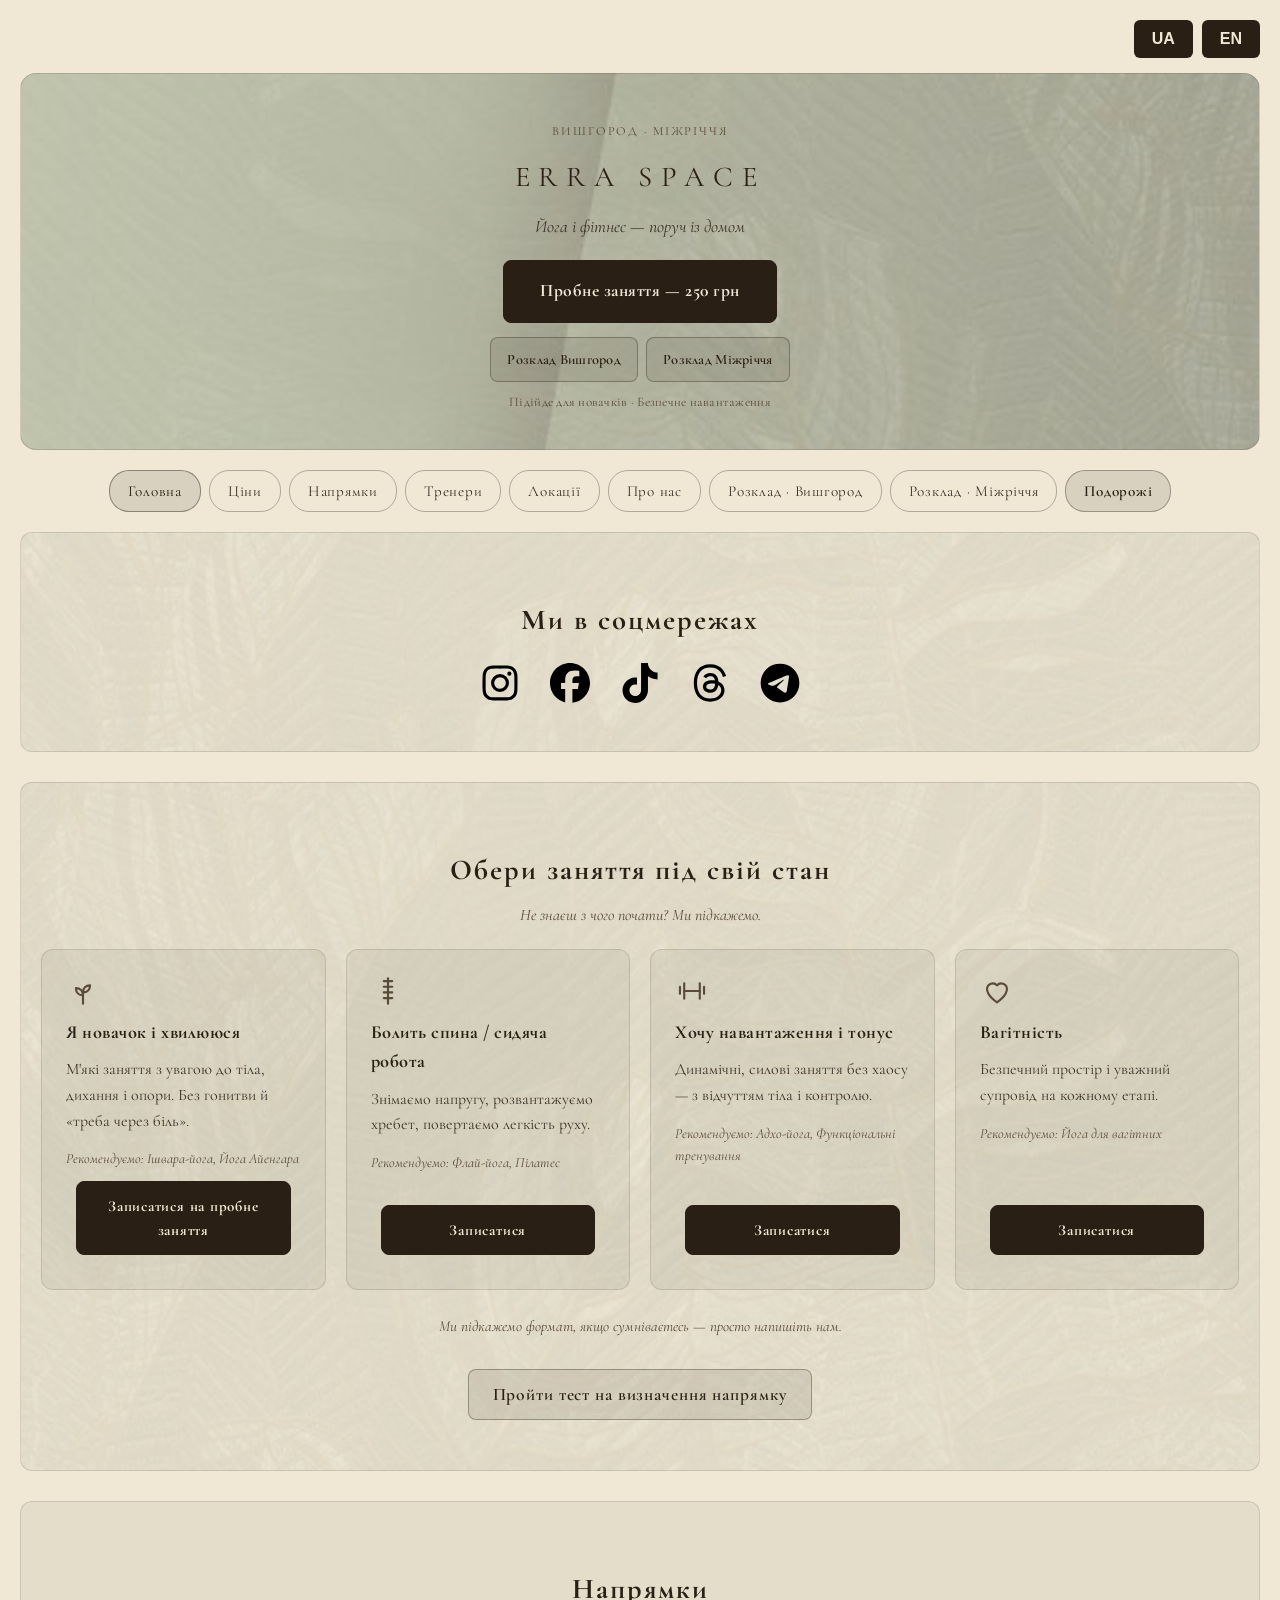
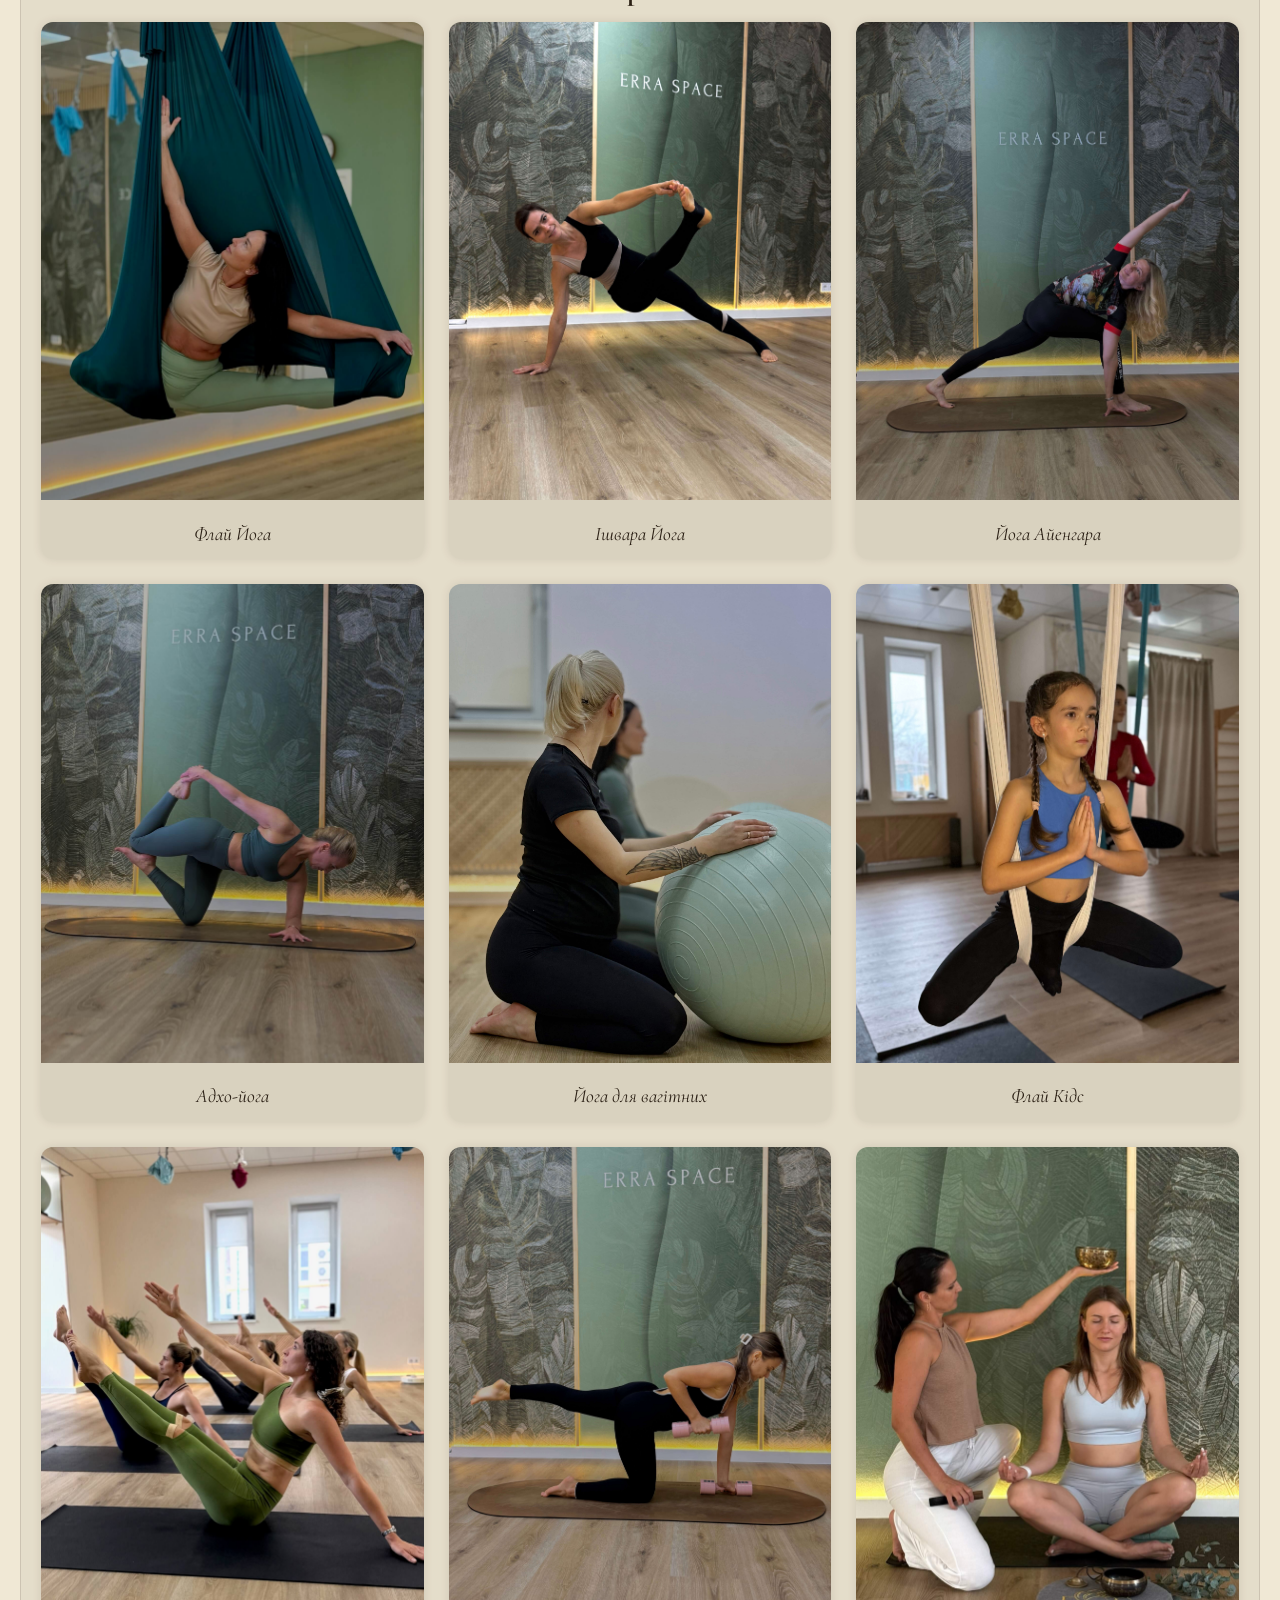
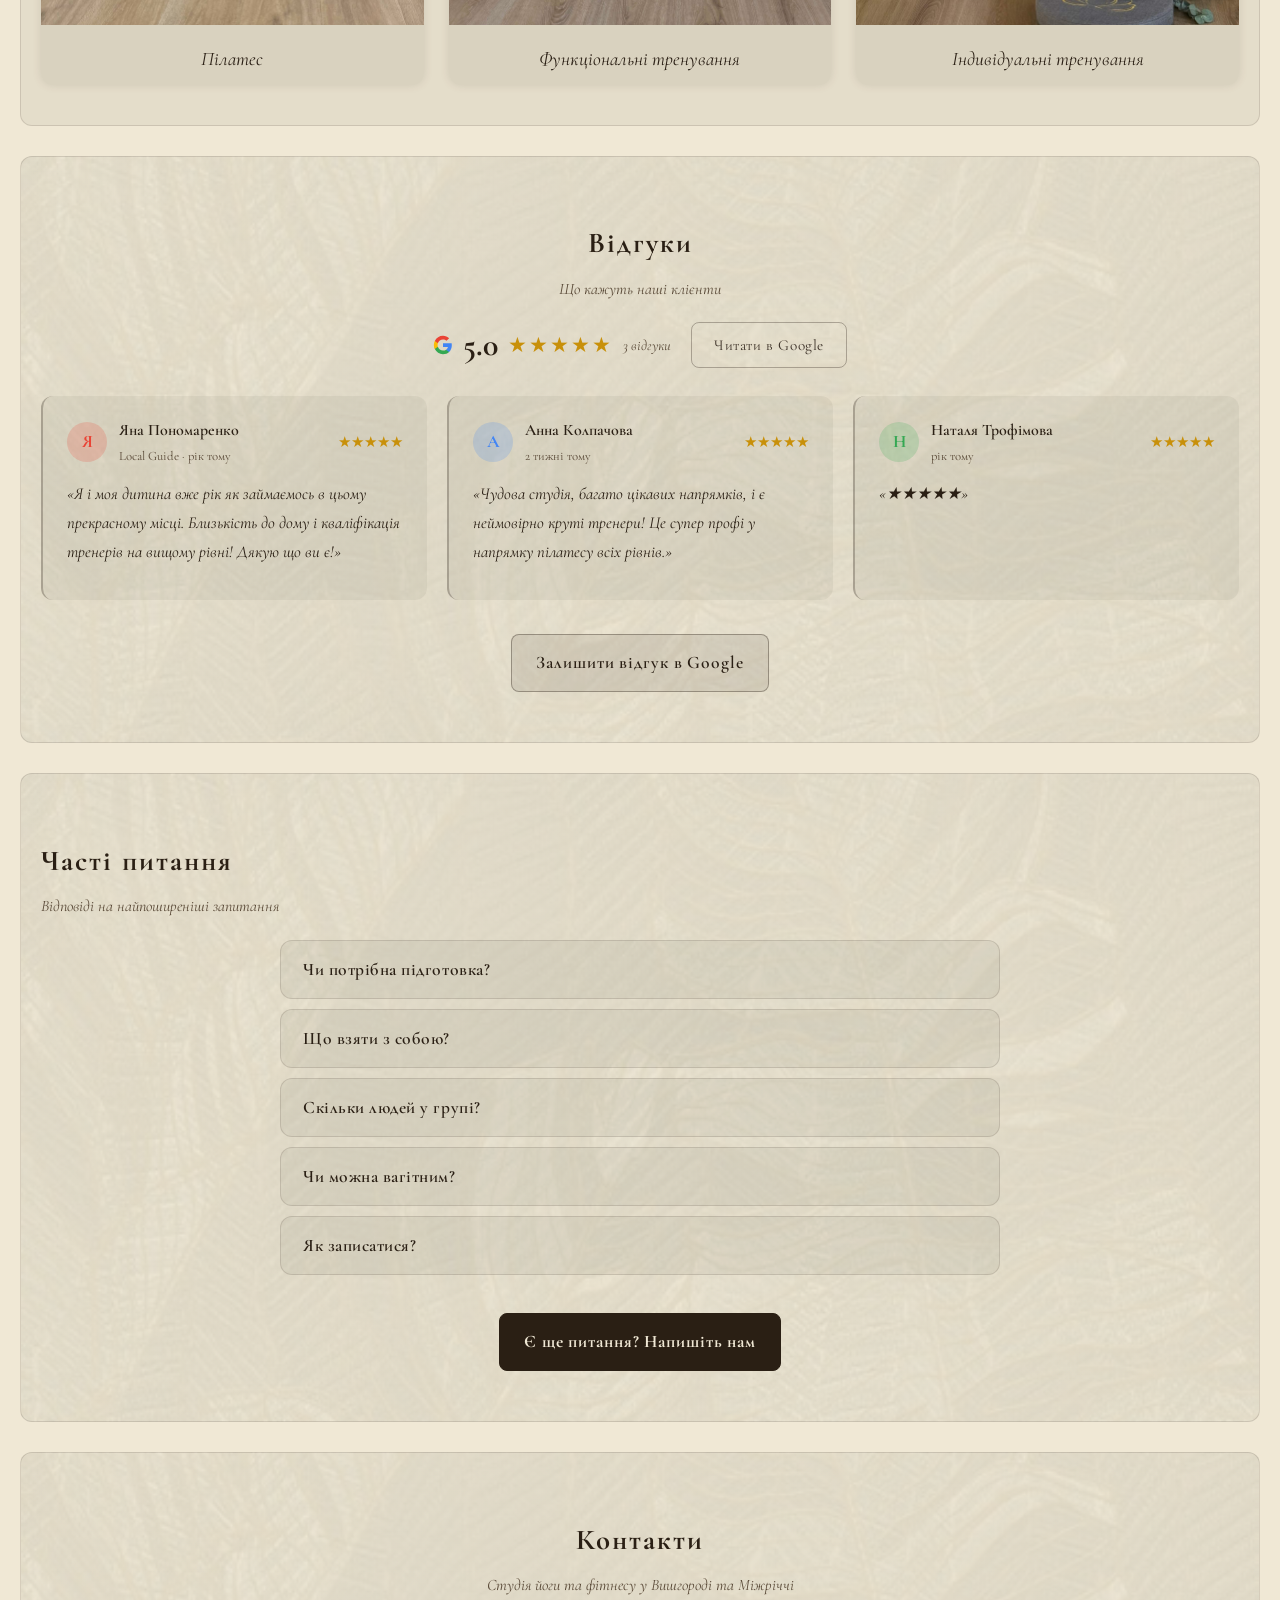
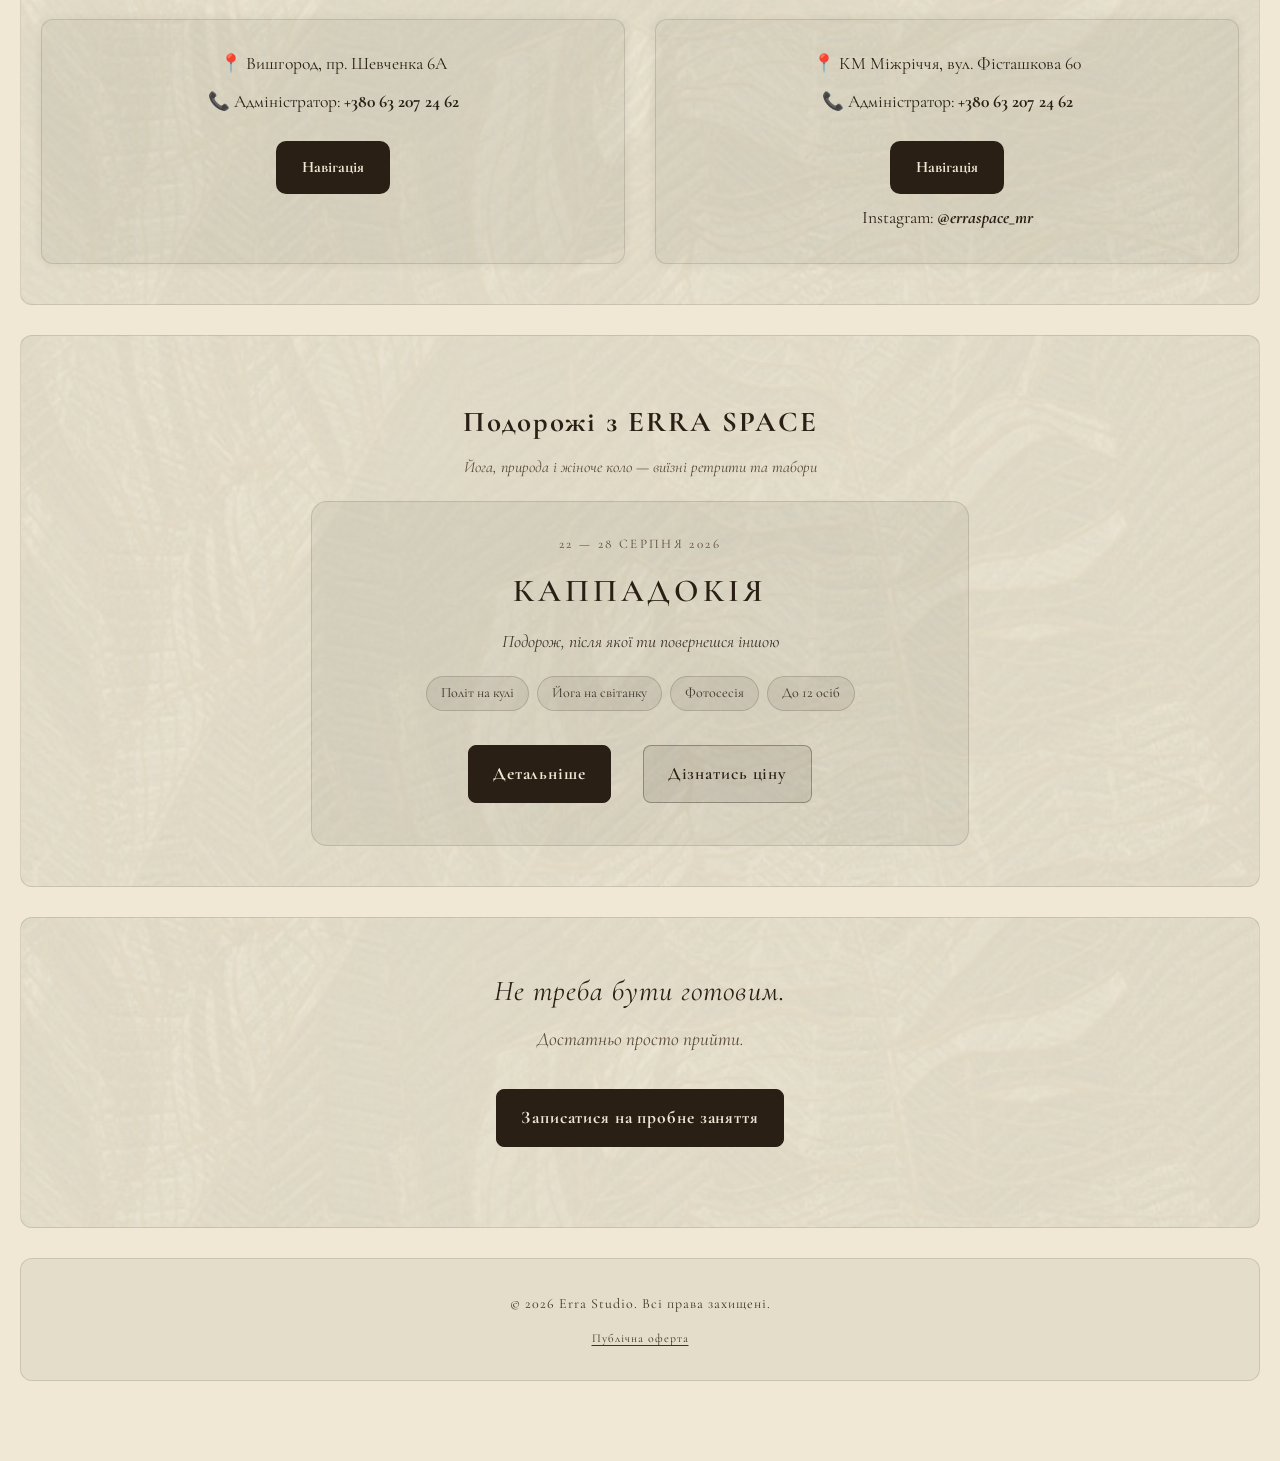
<file: index.html>
<!DOCTYPE html>
<html lang="uk">
<head>
  <meta charset="UTF-8">
  <meta name="viewport" content="width=device-width, initial-scale=1">
  <title>ERRA SPACE — студія фітнесу та йоги у Вишгороді та Міжріччі</title>
  <meta name="description" content="ERRA SPACE — йога і фітнес без болю та тиску. Пробне заняття — 250 грн. Вишгород та Міжріччя.">
  <link rel="canonical" href="https://erraspace.com.ua/">
  <link rel="alternate" hreflang="uk" href="https://erraspace.com.ua/">
  <link rel="alternate" hreflang="en" href="https://erraspace.com.ua/?lang=en">
  <meta property="og:title" content="ERRA SPACE — студія фітнесу та йоги у Вишгороді">
  <meta property="og:description" content="Йога і фітнес без болю та тиску. Пробне заняття — 250 грн.">
  <meta property="og:image" content="https://erraspace.com.ua/fly-yoga.JPG">
  <meta property="og:url" content="https://erraspace.com.ua">
  <meta property="og:type" content="website">
  <meta property="og:locale" content="uk_UA">
  <meta name="twitter:card" content="summary_large_image">
  <meta name="twitter:title" content="ERRA SPACE — студія фітнесу та йоги">
  <meta name="twitter:description" content="Йога і фітнес без болю та тиску. Пробне — 250 грн.">
  <meta name="twitter:image" content="https://erraspace.com.ua/fly-yoga.JPG">
  <link rel="stylesheet" href="style.css">
  <script src="script.js" defer></script>
  <link rel="preconnect" href="https://fonts.googleapis.com">
  <link rel="preconnect" href="https://fonts.gstatic.com" crossorigin>
  <link href="https://fonts.googleapis.com/css2?family=Cormorant+Garamond:wght@400;600;700&display=swap" rel="stylesheet">
  <style>
  .schedule-btns-wrap{display:flex;flex-direction:column;align-items:center;gap:6px;margin-top:14px;}
  .schedule-btns-row{display:flex;gap:8px;flex-wrap:wrap;justify-content:center;}
  .schedule-btn{font-size:0.9rem!important;padding:10px 16px!important;letter-spacing:0.02em!important;margin:0!important;}
  @media(max-width:480px){
    .schedule-btns-row{flex-direction:column;gap:6px;width:100%;}
    .schedule-btn{width:100%;text-align:center;box-sizing:border-box;}
  }
  </style>
</head>
<body>

  <div class="lang-switch">
    <button onclick="setLanguage('ua')">UA</button>
    <button onclick="setLanguage('en')">EN</button>
  </div>

  <header class="hero-header">
    <p class="hero-location" id="hero-location">Вишгород · Міжріччя</p>
    <h1 id="title">ERRA SPACE</h1>
    <p class="hero-sub" id="hero-sub">Йога і фітнес — поруч із домом</p>
    <a href="https://t.me/ERRA_SPASE"
       target="_blank" rel="noopener noreferrer"
       class="cta-button primary hero-main-btn" id="hero-main-btn">
      Пробне заняття — 250 грн
    </a>
    <div class="schedule-btns-wrap" style="width:100%;">
      <div class="schedule-btns-row">
        <a href="https://instasport.ua/club/erraspacevy/schedule/day/576?activity=0&instructor=0&template=0&zone=521&hallPhone=%2B380632072462&utm_source=site&utm_medium=hero&utm_content=schedule-vy" target="_blank" rel="noopener noreferrer" class="cta-button schedule-btn" id="hero-schedule-vy">Розклад Вишгород</a>
        <a href="https://instasport.ua/club/erraspacemr/schedule/day/963?activity=0&instructor=0&template=0&zone=1136&hallPhone=%2B380632072462&utm_source=site&utm_medium=hero&utm_content=schedule-mr" target="_blank" rel="noopener noreferrer" class="cta-button schedule-btn" id="hero-schedule-mr">Розклад Міжріччя</a>
      </div>
    </div>
    <p class="hero-trust-line" id="hero-trust-line">Підійде для новачків · Безпечне навантаження</p>
  </header>

  <nav class="page-nav">
    <a href="index.html" class="page-nav-link active" id="nav-home">Головна</a>
    <a href="prices.html" class="page-nav-link" id="nav-prices">Ціни</a>
    <a href="classes.html" class="page-nav-link" id="nav-classes">Напрямки</a>
    <a href="trainers.html" class="page-nav-link" id="nav-trainers">Тренери</a>
    <a href="locations.html" class="page-nav-link" id="nav-locations">Локації</a>
    <a href="about.html" class="page-nav-link" id="nav-about">Про нас</a>
    <a href="https://instasport.ua/club/erraspacevy/schedule/day/576?activity=0&instructor=0&template=0&zone=521&hallPhone=%2B380632072462&utm_source=site&utm_medium=nav&utm_content=schedule-vy" target="_blank" rel="noopener noreferrer" class="page-nav-link" id="nav-schedule-vy">Розклад · Вишгород</a>
    <a href="https://instasport.ua/club/erraspacemr/schedule/day/963?activity=0&instructor=0&template=0&zone=1136&hallPhone=%2B380632072462&utm_source=site&utm_medium=nav&utm_content=schedule-mr" target="_blank" rel="noopener noreferrer" class="page-nav-link" id="nav-schedule-mr">Розклад · Міжріччя</a>
    <a href="travel.html" class="page-nav-link travel" id="nav-travel">Подорожі</a>
  </nav>

  <main>

    <section class="leaf-bg">
      <h2 id="social-title">Ми в соцмережах</h2>
      <div class="social-icons">
        <a href="https://www.instagram.com/erraspace.ua?utm_source=site&utm_medium=social&utm_content=instagram" target="_blank" rel="noopener noreferrer" aria-label="ERRASPACE Instagram"><img src="instagram.svg" alt="Instagram ERRA SPACE"></a>
        <a href="https://www.facebook.com/people/dance_yoga_fitness_/100070016075579/?utm_source=site&utm_medium=social&utm_content=facebook" target="_blank" rel="noopener noreferrer" aria-label="ERRASPACE Facebook"><img src="facebook.svg" alt="Facebook ERRA SPACE"></a>
        <a href="https://www.tiktok.com/@erraspace.ua?utm_source=site&utm_medium=social&utm_content=tiktok" target="_blank" rel="noopener noreferrer" aria-label="ERRASPACE TikTok"><img src="tiktok.svg" alt="TikTok ERRA SPACE"></a>
        <a href="https://www.threads.net/@erraspace.ua?utm_source=site&utm_medium=social&utm_content=threads" target="_blank" rel="noopener noreferrer" aria-label="ERRASPACE Threads"><img src="threads.svg" alt="Threads ERRA SPACE"></a>
        <a href="https://t.me/ERRA_SPASE?utm_source=site&utm_medium=social&utm_content=telegram" target="_blank" rel="noopener noreferrer" aria-label="ERRASPACE Telegram"><img src="telegram.svg" alt="Telegram ERRA SPACE"></a>
      </div>
    </section>

    <section id="for-whom" class="leaf-bg">
      <h2 id="for-whom-title">Обери заняття під свій стан</h2>
      <p class="section-subtitle" id="for-whom-subtitle">Не знаєш з чого почати? Ми підкажемо.</p>
      <div class="for-whom-grid">
        <div class="for-whom-card">
          <div class="for-whom-icon"><svg viewBox="0 0 24 24" fill="none" stroke="currentColor" stroke-width="1.5" stroke-linecap="round" stroke-linejoin="round"><path d="M12 21v-8"/><path d="M12 13c0-3 2-5 5-5 0 3-2 5-5 5z"/><path d="M12 15c0-3-2-5-5-5 0 3 2 5 5 5z"/></svg></div>
          <div class="for-whom-card-title" id="fw-1-title">Я новачок і хвилююся</div>
          <div class="for-whom-card-text" id="fw-1-text">М'які заняття з увагою до тіла, дихання і опори. Без гонитви й «треба через біль».</div>
          <div class="for-whom-rec" id="fw-1-rec">Рекомендуємо: Ішвара-йога, Йога Айенгара</div>
          <a href="https://t.me/ERRA_SPASE?text=%F0%9F%91%8B%20%D0%A5%D0%BE%D1%87%D1%83%20%D0%B7%D0%B0%D0%BF%D0%B8%D1%81%D0%B0%D1%82%D0%B8%D1%81%D1%8F%20%F0%9F%99%8F%0A%0A%D0%AF%20%D0%BD%D0%BE%D0%B2%D0%B0%D1%87%D0%BE%D0%BA%20%D1%96%20%D1%85%D0%B2%D0%B8%D0%BB%D1%8E%D1%8E%D1%81%D1%8F%20%E2%80%94%20%D1%86%D1%96%D0%BA%D0%B0%D0%B2%D0%B8%D1%82%D1%8C%20%D0%BC%27%D1%8F%D0%BA%D0%B5%20%D0%BF%D1%80%D0%BE%D0%B1%D0%BD%D0%B5%20%D0%B7%D0%B0%D0%BD%D1%8F%D1%82%D1%82%D1%8F" target="_blank" rel="noopener noreferrer" class="cta-button primary for-whom-btn" id="fw-1-btn">Записатися на пробне заняття</a>
        </div>
        <div class="for-whom-card">
          <div class="for-whom-icon"><svg viewBox="0 0 24 24" fill="none" stroke="currentColor" stroke-width="1.5" stroke-linecap="round" stroke-linejoin="round"><path d="M12 3v18"/><path d="M9 5h6"/><path d="M9 9h6"/><path d="M9 13h6"/><path d="M9 17h6"/></svg></div>
          <div class="for-whom-card-title" id="fw-2-title">Болить спина / сидяча робота</div>
          <div class="for-whom-card-text" id="fw-2-text">Знімаємо напругу, розвантажуємо хребет, повертаємо легкість руху.</div>
          <div class="for-whom-rec" id="fw-2-rec">Рекомендуємо: Флай-йога, Пілатес</div>
          <a href="https://t.me/ERRA_SPASE?text=%F0%9F%91%8B%20%D0%A5%D0%BE%D1%87%D1%83%20%D0%B7%D0%B0%D0%BF%D0%B8%D1%81%D0%B0%D1%82%D0%B8%D1%81%D1%8F%20%F0%9F%92%BB%0A%0A%D0%91%D0%BE%D0%BB%D0%B8%D1%82%D1%8C%20%D1%81%D0%BF%D0%B8%D0%BD%D0%B0%20%2F%20%D1%81%D0%B8%D0%B4%D1%8F%D1%87%D0%B0%20%D1%80%D0%BE%D0%B1%D0%BE%D1%82%D0%B0%20%E2%80%94%20%D1%86%D1%96%D0%BA%D0%B0%D0%B2%D0%BB%D1%8F%D1%82%D1%8C%20%D0%A4%D0%BB%D0%B0%D0%B9-%D0%B9%D0%BE%D0%B3%D0%B0%20%D1%82%D0%B0%20%D0%9F%D1%96%D0%BB%D0%B0%D1%82%D0%B5%D1%81" target="_blank" rel="noopener noreferrer" class="cta-button primary for-whom-btn" id="fw-2-btn">Записатися</a>
        </div>
        <div class="for-whom-card">
          <div class="for-whom-icon"><svg viewBox="0 0 24 24" fill="none" stroke="currentColor" stroke-width="1.5" stroke-linecap="round" stroke-linejoin="round"><path d="M6.5 6.5v11"/><path d="M3.5 9v5"/><path d="M17.5 6.5v11"/><path d="M20.5 9v5"/><path d="M6.5 12h11"/></svg></div>
          <div class="for-whom-card-title" id="fw-3-title">Хочу навантаження і тонус</div>
          <div class="for-whom-card-text" id="fw-3-text">Динамічні, силові заняття без хаосу — з відчуттям тіла і контролю.</div>
          <div class="for-whom-rec" id="fw-3-rec">Рекомендуємо: Адхо-йога, Функціональні тренування</div>
          <a href="https://t.me/ERRA_SPASE?text=%F0%9F%91%8B%20%D0%A5%D0%BE%D1%87%D1%83%20%D0%B7%D0%B0%D0%BF%D0%B8%D1%81%D0%B0%D1%82%D0%B8%D1%81%D1%8F%20%F0%9F%94%A5%0A%0A%D0%A5%D0%BE%D1%87%D1%83%20%D0%BD%D0%B0%D0%B2%D0%B0%D0%BD%D1%82%D0%B0%D0%B6%D0%B5%D0%BD%D0%BD%D1%8F%20%D1%96%20%D1%82%D0%BE%D0%BD%D1%83%D1%81%20%E2%80%94%20%D1%86%D1%96%D0%BA%D0%B0%D0%B2%D0%BB%D1%8F%D1%82%D1%8C%20%D0%90%D0%B4%D1%85%D0%BE-%D0%B9%D0%BE%D0%B3%D0%B0%20%D1%82%D0%B0%20%D1%84%D1%83%D0%BD%D0%BA%D1%86%D1%96%D0%BE%D0%BD%D0%B0%D0%BB%D1%8C%D0%BD%D1%96%20%D1%82%D1%80%D0%B5%D0%BD%D1%83%D0%B2%D0%B0%D0%BD%D0%BD%D1%8F" target="_blank" rel="noopener noreferrer" class="cta-button primary for-whom-btn" id="fw-3-btn">Записатися</a>
        </div>
        <div class="for-whom-card">
          <div class="for-whom-icon"><svg viewBox="0 0 24 24" fill="none" stroke="currentColor" stroke-width="1.5" stroke-linecap="round" stroke-linejoin="round"><path d="M12 20s-7-4.5-7-9.5a4 4 0 0 1 7-2.5 4 4 0 0 1 7 2.5c0 5-7 9.5-7 9.5z"/></svg></div>
          <div class="for-whom-card-title" id="fw-4-title">Вагітність</div>
          <div class="for-whom-card-text" id="fw-4-text">Безпечний простір і уважний супровід на кожному етапі.</div>
          <div class="for-whom-rec" id="fw-4-rec">Рекомендуємо: Йога для вагітних</div>
          <a href="https://t.me/ERRA_SPASE?text=%F0%9F%91%8B%20%D0%A5%D0%BE%D1%87%D1%83%20%D0%B7%D0%B0%D0%BF%D0%B8%D1%81%D0%B0%D1%82%D0%B8%D1%81%D1%8F%20%F0%9F%A4%8D%0A%0A%D0%92%D0%B0%D0%B3%D1%96%D1%82%D0%BD%D1%96%D1%81%D1%82%D1%8C%20%E2%80%94%20%D1%86%D1%96%D0%BA%D0%B0%D0%B2%D0%BB%D1%8F%D1%82%D1%8C%20%D0%B9%D0%BE%D0%B3%D0%B0%20%D0%B4%D0%BB%D1%8F%20%D0%B2%D0%B0%D0%B3%D1%96%D1%82%D0%BD%D0%B8%D1%85" target="_blank" rel="noopener noreferrer" class="cta-button primary for-whom-btn" id="fw-4-btn">Записатися</a>
        </div>
      </div>
      <p class="for-whom-hint" id="for-whom-hint">Ми підкажемо формат, якщо сумніваєтесь — просто напишіть нам.</p>
      <div style="margin-top:20px;">
        <button onclick="document.getElementById('quiz-section').style.display='block'; document.getElementById('quiz-section').scrollIntoView({behavior:'smooth'});" class="cta-button" style="font-family:'Cormorant Garamond',serif;">Пройти тест на визначення напрямку</button>
      </div>
    </section>

    <section class="leaf-bg" id="quiz-section" style="display:none;">
      <h2 id="quiz-title">Який напрямок твій?</h2>
      <p class="section-subtitle" id="quiz-subtitle">Дай відповідь на 2 питання — ми підкажемо твій напрямок</p>
      <div id="quiz-box" style="max-width:560px; margin:24px auto 0; background:rgba(61,50,40,0.06); border:1px solid rgba(61,50,40,0.15); border-radius:16px; padding:32px 28px;">
        <div id="quiz-step-1" class="quiz-step">
          <div style="font-size:0.8rem; letter-spacing:0.15em; text-transform:uppercase; color:#5a4a38; margin-bottom:8px;" id="quiz-q1-label">Питання 1 з 2</div>
          <div style="font-size:1.3rem; font-weight:700; color:#2a1f14; margin-bottom:20px;" id="quiz-q1-text">Що для тебе зараз найважливіше?</div>
          <div style="display:flex; flex-direction:column; gap:12px;">
            <button class="quiz-option" onclick="quizAnswer(1,'relax')" id="quiz-q1-a1"><svg width="22" height="22" viewBox="0 0 24 24" fill="none" stroke="currentColor" stroke-width="1.5" stroke-linecap="round" stroke-linejoin="round" style="flex-shrink:0;"><path d="M12 21v-8"/><path d="M12 13c0-3 2-5 5-5 0 3-2 5-5 5z"/><path d="M12 15c0-3-2-5-5-5 0 3 2 5 5 5z"/></svg>Розслабитись і зняти стрес</button>
            <button class="quiz-option" onclick="quizAnswer(1,'back')" id="quiz-q1-a2"><svg width="22" height="22" viewBox="0 0 24 24" fill="none" stroke="currentColor" stroke-width="1.5" stroke-linecap="round" stroke-linejoin="round" style="flex-shrink:0;"><path d="M12 3v18"/><path d="M9 5h6"/><path d="M9 9h6"/><path d="M9 13h6"/><path d="M9 17h6"/></svg>Спина, постава, сидяча робота</button>
            <button class="quiz-option" onclick="quizAnswer(1,'tone')" id="quiz-q1-a3"><svg width="22" height="22" viewBox="0 0 24 24" fill="none" stroke="currentColor" stroke-width="1.5" stroke-linecap="round" stroke-linejoin="round" style="flex-shrink:0;"><path d="M6.5 6.5v11"/><path d="M3.5 9v5"/><path d="M17.5 6.5v11"/><path d="M20.5 9v5"/><path d="M6.5 12h11"/></svg>Тонус, сила, форма</button>
            <button class="quiz-option" onclick="quizAnswer(1,'pregnancy')" id="quiz-q1-a4"><svg width="22" height="22" viewBox="0 0 24 24" fill="none" stroke="currentColor" stroke-width="1.5" stroke-linecap="round" stroke-linejoin="round" style="flex-shrink:0;"><path d="M12 20s-7-4.5-7-9.5a4 4 0 0 1 7-2.5 4 4 0 0 1 7 2.5c0 5-7 9.5-7 9.5z"/></svg>Вагітність</button>
          </div>
        </div>
        <div id="quiz-step-2" class="quiz-step" style="display:none;">
          <div style="font-size:0.8rem; letter-spacing:0.15em; text-transform:uppercase; color:#5a4a38; margin-bottom:8px;" id="quiz-q2-label">Питання 2</div>
          <div style="font-size:1.3rem; font-weight:700; color:#2a1f14; margin-bottom:20px;" id="quiz-q2-text">Який формат тобі ближчий?</div>
          <div style="display:flex; flex-direction:column; gap:12px;">
            <button class="quiz-option" onclick="quizAnswer(2,'group')" id="quiz-q2-a1"><svg width="22" height="22" viewBox="0 0 24 24" fill="none" stroke="currentColor" stroke-width="1.5" stroke-linecap="round" stroke-linejoin="round" style="flex-shrink:0;"><circle cx="9" cy="8" r="3"/><path d="M3.5 19c0-3 2.5-5 5.5-5s5.5 2 5.5 5"/><path d="M16 6a3 3 0 0 1 0 6"/><path d="M18 14c2.5.5 4 2.3 4 5"/></svg>Група (до 10 людей)</button>
            <button class="quiz-option" onclick="quizAnswer(2,'private')" id="quiz-q2-a2"><svg width="22" height="22" viewBox="0 0 24 24" fill="none" stroke="currentColor" stroke-width="1.5" stroke-linecap="round" stroke-linejoin="round" style="flex-shrink:0;"><circle cx="12" cy="8" r="3.2"/><path d="M5.5 20c0-3.6 3-6 6.5-6s6.5 2.4 6.5 6"/></svg>Індивідуально</button>
            <button class="quiz-option" onclick="quizAnswer(2,'online')" id="quiz-q2-a3"><svg width="22" height="22" viewBox="0 0 24 24" fill="none" stroke="currentColor" stroke-width="1.5" stroke-linecap="round" stroke-linejoin="round" style="flex-shrink:0;"><rect x="3" y="5" width="18" height="11" rx="1.5"/><path d="M8 20h8"/><path d="M12 16v4"/></svg>Онлайн</button>
          </div>
          <button onclick="quizBack()" id="quiz-back-btn" style="margin-top:16px; background:none; border:none; color:#5a4a38; cursor:pointer; font-family:'Cormorant Garamond',serif; font-size:0.95rem; text-decoration:underline;">← Назад</button>
        </div>
        <div id="quiz-result" class="quiz-step" style="display:none; text-align:center;">
          <div style="font-size:0.8rem; letter-spacing:0.15em; text-transform:uppercase; color:#5a4a38; margin-bottom:8px;" id="quiz-result-label">Твій напрямок</div>
          <div style="font-size:1.6rem; font-weight:700; color:#2a1f14; margin-bottom:12px;" id="quiz-result-title">—</div>
          <div style="font-size:1rem; color:#3d3228; line-height:1.6; margin-bottom:24px;" id="quiz-result-text">—</div>
          <a id="quiz-result-btn" href="https://t.me/ERRA_SPASE" target="_blank" rel="noopener noreferrer" class="cta-button primary" style="display:inline-block;"><span id="quiz-result-btn-text">Записатися на пробне — 250 грн</span></a>
          <div style="margin-top:16px;"><button onclick="quizRestart()" id="quiz-restart-btn" style="background:none; border:none; color:#5a4a38; cursor:pointer; font-family:'Cormorant Garamond',serif; font-size:0.95rem; text-decoration:underline;">↻ Пройти ще раз</button></div>
        </div>
      </div>
    </section>

    <section>
      <h2 id="directions-title">Напрямки</h2>
      <div class="directions-grid">
        <div class="card" onclick="openModal('fly-yoga')"><img src="fly-yoga.JPG" alt="Флай йога у гамаках — ERRA SPACE Вишгород" width="400" height="500"><p id="dir-fly-yoga">Флай Йога</p></div>
        <div class="card" onclick="openModal('ishvara-yoga')"><img src="ishvara-yoga.jpg" alt="Ішвара Йога — хатха йога у студії ERRA SPACE" width="400" height="500" loading="lazy"><p id="dir-ishvara-yoga">Ішвара Йога</p></div>
        <div class="card" onclick="openModal('iyengar-yoga')"><img src="iyengar-yoga.jpg" alt="Йога Айенгара — точне вирівнювання тіла, ERRA SPACE" width="400" height="500" loading="lazy"><p id="dir-iyengar-yoga">Йога Айенгара</p></div>
        <div class="card" onclick="openModal('adho-yoga')"><img src="ADHOyoga.jpg" alt="Адхо-йога — сила і гнучкість, студія ERRA SPACE" width="400" height="500" loading="lazy"><p id="dir-adho-yoga">Адхо-йога</p></div>
        <div class="card" onclick="openModal('pregnancy-yoga')"><img src="pregnancy-yoga.jpg" alt="Йога для вагітних — м'які практики у ERRA SPACE" width="400" height="500" loading="lazy"><p id="dir-pregnancy-yoga">Йога для вагітних</p></div>
        <div class="card" onclick="openModal('fly-kids')"><img src="kids-fly-yoga.jpg" alt="Флай Кідс — йога у гамаках для дітей, ERRA SPACE" width="400" height="500" loading="lazy"><p id="dir-fly-kids">Флай Кідс</p></div>
        <div class="card" onclick="openModal('pilates')"><img src="pilates.JPG" alt="Пілатес — зміцнення м'язів та постави, ERRA SPACE" width="400" height="500" loading="lazy"><p id="dir-pilates">Пілатес</p></div>
        <div class="card" onclick="openModal('functional-training')"><img src="functional-training.JPG" alt="Функціональні тренування — сила і витривалість, ERRA SPACE" width="400" height="500" loading="lazy"><p id="dir-functional-training">Функціональні тренування</p></div>
        <div class="card" onclick="openModal('private-lesson')"><img src="private-lesson.JPG" alt="Індивідуальне тренування — персональний підхід, ERRA SPACE" width="400" height="500" loading="lazy"><p id="dir-private-lesson">Індивідуальне тренування</p></div>
      </div>
    </section>

    <div id="fly-yoga" class="modal"><div class="modal-content"><span class="close" onclick="closeModal('fly-yoga')">&times;</span><h2 id="modal-title-fly-yoga">Флай Йога</h2><p id="modal-desc-fly-yoga">Практика у спеціальних гамаках, що дарує відчуття польоту та легкості. Вона допомагає зняти напругу з хребта, розвиває гнучкість і додає енергії.</p></div></div>
    <div id="ishvara-yoga" class="modal"><div class="modal-content"><span class="close" onclick="closeModal('ishvara-yoga')">&times;</span><h2 id="modal-title-ishvara-yoga">Ішвара Йога</h2><p id="modal-desc-ishvara-yoga">Це напрям хатха-йоги, що вирізняється увагою до внутрішніх принципів роботи з тілом.</p></div></div>
    <div id="iyengar-yoga" class="modal"><div class="modal-content"><span class="close" onclick="closeModal('iyengar-yoga')">&times;</span><h2 id="modal-title-iyengar-yoga">Йога Айенгара</h2><p id="modal-desc-iyengar-yoga">Методика, що акцентує увагу на точності виконання асан і правильному вирівнюванні тіла.</p></div></div>
    <div id="pilates" class="modal"><div class="modal-content"><span class="close" onclick="closeModal('pilates')">&times;</span><h2 id="modal-title-pilates">Пілатес</h2><p id="modal-desc-pilates">Система вправ для зміцнення м'язів, розвитку гнучкості та формування здорової постави.</p></div></div>
    <div id="functional-training" class="modal"><div class="modal-content"><span class="close" onclick="closeModal('functional-training')">&times;</span><h2 id="modal-title-functional-training">Функціональні тренування</h2><p id="modal-desc-functional-training">Комплекс вправ, спрямований на розвиток сили, витривалості та мобільності.</p></div></div>
    <div id="fly-kids" class="modal"><div class="modal-content"><span class="close" onclick="closeModal('fly-kids')">&times;</span><h2 id="modal-title-fly-kids">Флай Кідс</h2><p id="modal-desc-fly-kids">Веселі та безпечні заняття у гамаках для дітей.</p></div></div>
    <div id="pregnancy-yoga" class="modal"><div class="modal-content"><span class="close" onclick="closeModal('pregnancy-yoga')">&times;</span><h2 id="modal-title-pregnancy-yoga">Йога для вагітних</h2><p id="modal-desc-pregnancy-yoga">М'які практики, що підтримують фізичний стан і емоційний баланс майбутніх мам.</p></div></div>
    <div id="adho-yoga" class="modal"><div class="modal-content"><span class="close" onclick="closeModal('adho-yoga')">&times;</span><h2 id="modal-title-adho-yoga">Адхо-йога</h2><p id="modal-desc-adho-yoga">Практика, яка поєднує гнучкість і силову роботу, статику й динаміку, витривалість і баланс.</p></div></div>
    <div id="private-lesson" class="modal"><div class="modal-content"><span class="close" onclick="closeModal('private-lesson')">&times;</span><h2 id="modal-title-private-lesson">Індивідуальне тренування</h2><p id="modal-desc-private-lesson">Персональний формат тренування, який враховує ваші цілі, стан здоров'я та рівень підготовки.</p></div></div>

    <section class="reviews-section leaf-bg">
      <h2 id="reviews-title">Відгуки</h2>
      <p class="section-subtitle" id="reviews-subtitle">Що кажуть наші клієнти</p>
      <div class="reviews-rating-row">
        <div class="reviews-google-badge">
          <svg width="20" height="20" viewBox="0 0 24 24" fill="none" xmlns="http://www.w3.org/2000/svg"><path d="M22.56 12.25c0-.78-.07-1.53-.2-2.25H12v4.26h5.92c-.26 1.37-1.04 2.53-2.21 3.31v2.77h3.57c2.08-1.92 3.28-4.74 3.28-8.09z" fill="#4285F4"/><path d="M12 23c2.97 0 5.46-.98 7.28-2.66l-3.57-2.77c-.98.66-2.23 1.06-3.71 1.06-2.86 0-5.29-1.93-6.16-4.53H2.18v2.84C3.99 20.53 7.7 23 12 23z" fill="#34A853"/><path d="M5.84 14.09c-.22-.66-.35-1.36-.35-2.09s.13-1.43.35-2.09V7.07H2.18C1.43 8.55 1 10.22 1 12s.43 3.45 1.18 4.93l3.66-2.84z" fill="#FBBC05"/><path d="M12 5.38c1.62 0 3.06.56 4.21 1.64l3.15-3.15C17.45 2.09 14.97 1 12 1 7.7 1 3.99 3.47 2.18 7.07l3.66 2.84c.87-2.6 3.3-4.53 6.16-4.53z" fill="#EA4335"/></svg>
          <span class="reviews-score">5.0</span>
          <div class="reviews-stars">★★★★★</div>
          <span class="reviews-count" id="reviews-count">3 відгуки</span>
        </div>
        <a href="https://maps.app.goo.gl/r5swhJfu5CrqNYNb6" target="_blank" rel="noopener noreferrer" class="reviews-google-btn" id="reviews-google-btn">Читати в Google</a>
      </div>
      <div class="reviews-grid">
        <div class="review-card"><div class="review-header"><div class="review-avatar" style="background:rgba(234,67,53,0.2); color:#EA4335;">Я</div><div><div class="review-name">Яна Пономаренко</div><div class="review-meta" id="review-1-meta">Local Guide · рік тому</div></div><div class="review-stars-small">★★★★★</div></div><p class="review-text" id="review-1-text">«Я і моя дитина вже рік як займаємось в цьому прекрасному місці. Близькість до дому і кваліфікація тренерів на вищому рівні! Дякую що ви є!»</p></div>
        <div class="review-card"><div class="review-header"><div class="review-avatar" style="background:rgba(66,133,244,0.2); color:#4285F4;">А</div><div><div class="review-name">Анна Колпачова</div><div class="review-meta" id="review-2-meta">2 тижні тому</div></div><div class="review-stars-small">★★★★★</div></div><p class="review-text" id="review-2-text">«Чудова студія, багато цікавих напрямків, і є неймовірно круті тренери! Це супер профі у напрямку пілатесу всіх рівнів.»</p></div>
        <div class="review-card"><div class="review-header"><div class="review-avatar" style="background:rgba(52,168,83,0.2); color:#34A853;">Н</div><div><div class="review-name">Наталя Трофімова</div><div class="review-meta" id="review-3-meta">рік тому</div></div><div class="review-stars-small">★★★★★</div></div><p class="review-text" id="review-3-text">«★★★★★»</p></div>
      </div>
      <div style="text-align:center; margin-top:24px;"><a href="https://maps.app.goo.gl/r5swhJfu5CrqNYNb6" target="_blank" rel="noopener noreferrer" class="cta-button" id="reviews-btn-more">Залишити відгук в Google</a></div>
    </section>

    <section class="faq-section leaf-bg">
      <h2 id="faq-title">Часті питання</h2>
      <p class="section-subtitle" id="faq-subtitle">Відповіді на найпоширеніші запитання</p>
      <div class="faq-list">
        <div class="faq-item"><button class="faq-question" onclick="toggleFaq(this)" id="faq-q-1"><span>Чи потрібна підготовка?</span><span class="faq-icon">+</span></button><div class="faq-answer"><p id="faq-a-1">Ні — жодної підготовки не потрібно. Тренер адаптує навантаження під вас прямо на занятті.</p></div></div>
        <div class="faq-item"><button class="faq-question" onclick="toggleFaq(this)" id="faq-q-2"><span>Що взяти з собою?</span><span class="faq-icon">+</span></button><div class="faq-answer"><p id="faq-a-2">Зручний одяг для руху, воду та хороший настрій. Килимок і всі необхідні матеріали є в студії.</p></div></div>
        <div class="faq-item"><button class="faq-question" onclick="toggleFaq(this)" id="faq-q-3"><span>Скільки людей у групі?</span><span class="faq-icon">+</span></button><div class="faq-answer"><p id="faq-a-3">Групи невеликі — до 10 осіб. Тренер приділяє увагу кожному.</p></div></div>
        <div class="faq-item"><button class="faq-question" onclick="toggleFaq(this)" id="faq-q-4"><span>Чи можна вагітним?</span><span class="faq-icon">+</span></button><div class="faq-answer"><p id="faq-a-4">Так — у нас є спеціальний напрямок «Йога для вагітних», адаптований для кожного триместру.</p></div></div>
        <div class="faq-item"><button class="faq-question" onclick="toggleFaq(this)" id="faq-q-5"><span>Як записатися?</span><span class="faq-icon">+</span></button><div class="faq-answer"><p id="faq-a-5">Написати нам у Telegram або через instasport.ua. Пробне заняття — 250 грн.</p></div></div>
      </div>
      <div style="text-align:center; margin-top:28px;"><a href="https://t.me/ERRA_SPASE" target="_blank" rel="noopener noreferrer" class="cta-button primary" id="faq-cta">Є ще питання? Напишіть нам</a></div>
    </section>

    <section class="leaf-bg">
      <h2 id="contacts-title">Контакти</h2>
      <p class="contacts-subtitle" id="contacts-subtitle">Студія йоги та фітнесу у Вишгороді та Міжріччі</p>
      <div class="contact-blocks">
        <div class="contact-block">
          <p id="address-1">📍 Студія ERRASPACE у Вишгороді: пр. Шевченка 6А</p>
          <p>📞 <span id="phone-label-1">Адміністратор:</span> <a href="tel:+380632072462">+380 63 207 24 62</a></p>
          <a href="https://www.google.com/maps/dir/?api=1&destination=Вишгород,+пр.+Шевченка+6А" id="nav-btn-1" target="_blank" class="nav-button">Навігація</a>
        </div>
        <div class="contact-block">
          <p id="address-2">📍 ERRASPACE у КМ Міжріччя: вул. Фісташкова 60</p>
          <p>📞 <span id="phone-label-2">Адміністратор:</span> <a href="tel:+380632072462">+380 63 207 24 62</a></p>
          <a href="https://www.google.com/maps/dir/?api=1&destination=КМ+Міжріччя,+вул.+Фісташкова+60" id="nav-btn-2" target="_blank" class="nav-button">Навігація</a>
          <p>Instagram: <a href="https://www.instagram.com/erraspace.ua_mr" target="_blank">@erraspace_mr</a></p>
        </div>
      </div>
    </section>

    <section class="leaf-bg">
      <h2> Подорожі з ERRA SPACE</h2>
      <p class="section-subtitle">Йога, природа і жіноче коло — виїзні ретрити та табори</p>
      <div style="max-width:600px; margin:0 auto; background:rgba(61,50,40,0.06); border:1px solid rgba(61,50,40,0.15); border-radius:16px; padding:32px 28px; text-align:center;">
        <p style="font-size:0.82rem; letter-spacing:0.18em; text-transform:uppercase; color:#5a4a38; margin:0 0 10px;">22 — 28 серпня 2026</p>
        <h3 style="font-size:2rem; letter-spacing:0.12em; text-transform:uppercase; color:#2a1f14; margin:0 0 12px;">Каппадокія</h3>
        <p style="font-style:italic; color:#3d3228; font-size:1.1rem; margin:0 0 20px;">Подорож, після якої ти повернешся іншою</p>
        <div style="display:flex; flex-wrap:wrap; gap:8px; justify-content:center; margin-bottom:24px;">
          <span style="background:rgba(61,50,40,0.08); border:1px solid rgba(61,50,40,0.2); border-radius:20px; padding:5px 14px; font-size:0.88rem; color:#3d3228;">Політ на кулі</span>
          <span style="background:rgba(61,50,40,0.08); border:1px solid rgba(61,50,40,0.2); border-radius:20px; padding:5px 14px; font-size:0.88rem; color:#3d3228;">Йога на світанку</span>
          <span style="background:rgba(61,50,40,0.08); border:1px solid rgba(61,50,40,0.2); border-radius:20px; padding:5px 14px; font-size:0.88rem; color:#3d3228;">Фотосесія</span>
          <span style="background:rgba(61,50,40,0.08); border:1px solid rgba(61,50,40,0.2); border-radius:20px; padding:5px 14px; font-size:0.88rem; color:#3d3228;">До 12 осіб</span>
        </div>
        <div style="display:flex; gap:12px; justify-content:center; flex-wrap:wrap;">
          <a href="cappadocia.html" class="cta-button primary">Детальніше</a>
          <a href="https://t.me/ERRA_SPASE?text=Привіт%2C%20мене%20цікавить%20подорож%20в%20Каппадокію" target="_blank" rel="noopener noreferrer" class="cta-button">Дізнатись ціну</a>
        </div>
      </div>
    </section>

    <section class="closing-block leaf-bg">
      <p class="closing-text" id="closing-text">Не треба бути готовим.</p>
      <p class="closing-subtext" id="closing-subtext">Достатньо просто прийти.</p>
      <div class="cta" style="margin-top:24px;">
        <a href="https://t.me/ERRA_SPASE" target="_blank" rel="noopener noreferrer" class="cta-button primary" id="closing-btn">Записатися на пробне заняття</a>
      </div>
    </section>

  </main>

  <footer>
    <p id="footer-text">© 2026 Erra Studio. Всі права захищені.</p>
    <p style="margin-top:8px; font-size:.85em;"><a href="oferta.html">Публічна оферта</a></p>
  </footer>

  <div class="sticky-cta" id="sticky-cta">
    <a href="https://t.me/ERRA_SPASE" target="_blank" rel="noopener noreferrer" class="sticky-cta-btn" id="sticky-cta-btn">Пробне заняття — 250 грн</a>
  </div>

  <style>
  .quiz-option{background:rgba(240,232,213,0.6);border:1px solid rgba(61,50,40,0.18);border-radius:12px;padding:16px 20px;font-family:'Cormorant Garamond',serif;font-size:1.1rem;color:#2a1f14;cursor:pointer;text-align:left;transition:background 0.25s,border-color 0.25s;display:flex;align-items:center;gap:12px;}
  .quiz-option:hover{background:rgba(42,31,20,0.08);border-color:rgba(61,50,40,0.35);}
  </style>

  <script>
  (function(){
    const quizAnswers={1:null,2:null};
    const quizData={ua:{results:{relax:{title:'Йога для спокою',text:'Ішвара-йога або Флай-йога — м\u2019які практики, що знімають напругу і повертають внутрішній баланс.',goal:'розслабитись і зняти стрес'},back:{title:'Флай-йога та Пілатес',text:'Розвантаження хребта, зміцнення глибоких м\u2019язів і повернення легкості руху. Ідеально при сидячій роботі.',goal:'попрацювати зі спиною і поставою'},tone:{title:'Адхо-йога та Функціональні',text:'Динамічні силові заняття з контролем тіла — для тонусу, сили і витривалості.',goal:'тонус і силу'},pregnancy:{title:'Йога для вагітних',text:'Безпечні практики, адаптовані під кожен триместр, з уважним супроводом тренера.',goal:'заняття під час вагітності'}},formatText:{group:'У групі до 10 людей — тренер бачить кожного.',private:'Індивідуально — програма повністю під тебе.',online:'Онлайн — займайся з дому у зручний час.'},formatLabel:{group:'група',private:'індивідуально',online:'онлайн'},msg:function(goal,fmt){return'Привіт! 👋 Пройшла квіз на сайті.\n\nМене цікавить: '+goal+'\nФормат: '+fmt+'\n\nХочу записатися на пробне заняття 🙏';}},en:{results:{relax:{title:'Yoga for calm',text:'Ishvara Yoga or Fly Yoga — gentle practices that release tension and restore inner balance.',goal:'relax and reduce stress'},back:{title:'Fly Yoga & Pilates',text:'Spinal decompression, strengthening deep muscles and restoring ease of movement.',goal:'work on back and posture'},tone:{title:'Adho Yoga & Functional',text:'Dynamic strength classes with body control — for tone, strength and endurance.',goal:'tone and strength'},pregnancy:{title:'Pregnancy Yoga',text:'Safe practices adapted for each trimester, with attentive guidance from the trainer.',goal:'classes during pregnancy'}},formatText:{group:'In a group of up to 10 — the trainer sees everyone.',private:'One-on-one — a programme entirely for you.',online:'Online — practise from home at a convenient time.'},formatLabel:{group:'group',private:'private',online:'online'},msg:function(goal,fmt){return'Hi! 👋 I took the quiz on the website.\n\nI\'m interested in: '+goal+'\nFormat: '+fmt+'\n\nI\'d like to book a trial class 🙏';}}};
    function lang(){return(window.currentLang==='en')?'en':'ua';}
    window.quizAnswer=function(step,value){quizAnswers[step]=value;if(step===1){document.getElementById('quiz-step-1').style.display='none';document.getElementById('quiz-step-2').style.display='block';}else{showResult();}};
    window.quizBack=function(){document.getElementById('quiz-step-2').style.display='none';document.getElementById('quiz-step-1').style.display='block';};
    window.quizRestart=function(){quizAnswers[1]=null;quizAnswers[2]=null;document.getElementById('quiz-result').style.display='none';document.getElementById('quiz-step-2').style.display='none';document.getElementById('quiz-step-1').style.display='block';};
    function showResult(){const d=quizData[lang()];const r=d.results[quizAnswers[1]];const fmt=d.formatText[quizAnswers[2]]||'';document.getElementById('quiz-result-title').textContent=r.title;document.getElementById('quiz-result-text').textContent=r.text+' '+fmt;const btn=document.getElementById('quiz-result-btn');const btnText=document.getElementById('quiz-result-btn-text');if(quizAnswers[2]==='private'){btn.href='prices.html#private';btn.target='_self';btnText.textContent=(lang()==='en')?'See private session prices':'Переглянути ціни на індивідуальні';}else{const msg=d.msg(r.goal,d.formatLabel[quizAnswers[2]]);btn.href='https://t.me/ERRA_SPASE?text='+encodeURIComponent(msg);btn.target='_blank';btnText.textContent=(lang()==='en')?'Book a trial — 250 UAH':'Записатися на пробне — 250 грн';}document.getElementById('quiz-step-1').style.display='none';document.getElementById('quiz-step-2').style.display='none';document.getElementById('quiz-result').style.display='block';}
  })();
  </script>

  <script type="application/ld+json">{"@context":"https://schema.org","@type":"SportsActivityLocation","name":"ERRA SPACE","url":"https://erraspace.com.ua","telephone":"+380632072462","sameAs":["https://www.instagram.com/erraspace.ua","https://www.facebook.com/people/dance_yoga_fitness_/100070016075579","https://t.me/ERRA_SPASE"],"location":[{"@type":"Place","name":"ERRA SPACE Вишгород","address":{"@type":"PostalAddress","streetAddress":"пр. Шевченка 6А","addressLocality":"Вишгород","addressCountry":"UA"}},{"@type":"Place","name":"ERRA SPACE Міжріччя","address":{"@type":"PostalAddress","streetAddress":"вул. Фісташкова 60","addressLocality":"Міжріччя","addressCountry":"UA"}}]}</script>
  <script async src="https://www.googletagmanager.com/gtag/js?id=G-YPHN8R7NDH"></script>
  <script>window.dataLayer=window.dataLayer||[];function gtag(){dataLayer.push(arguments);}gtag('js',new Date());gtag('config','G-YPHN8R7NDH');</script>

</body>
</html>
</file>
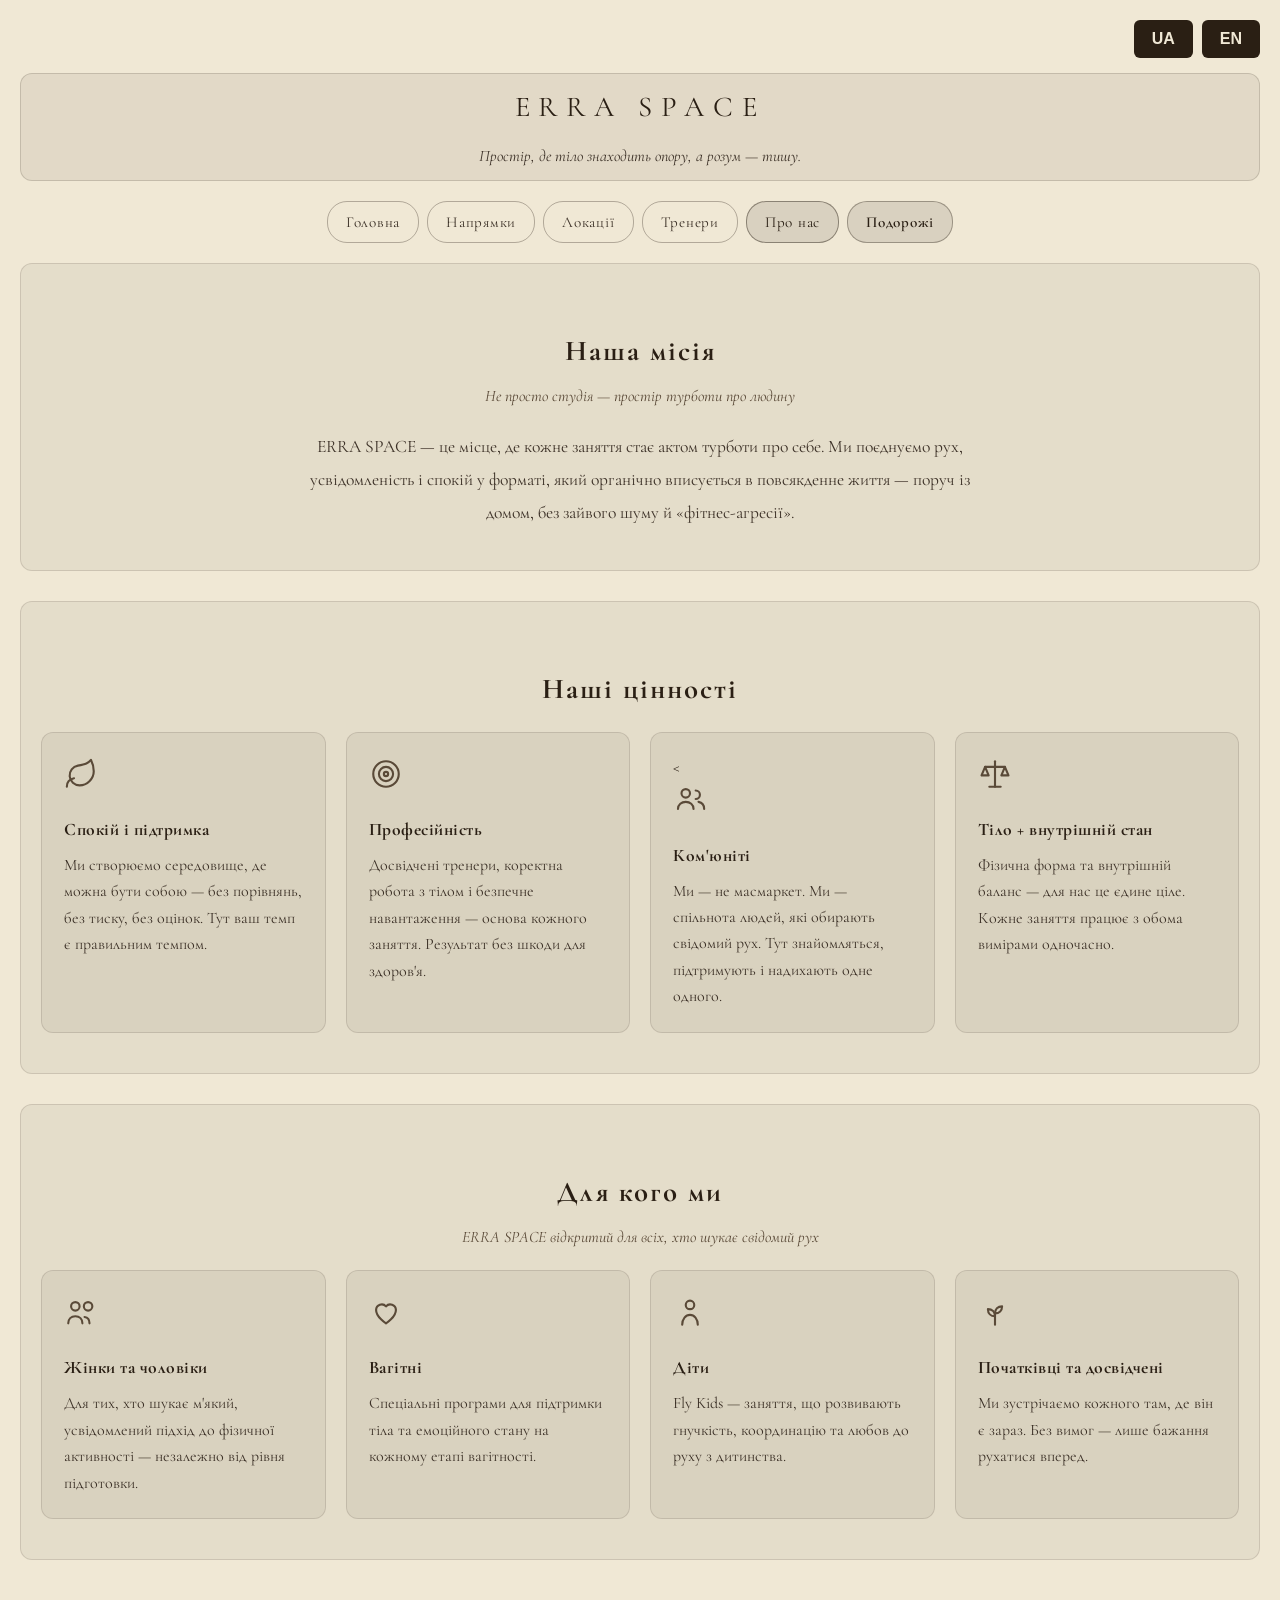
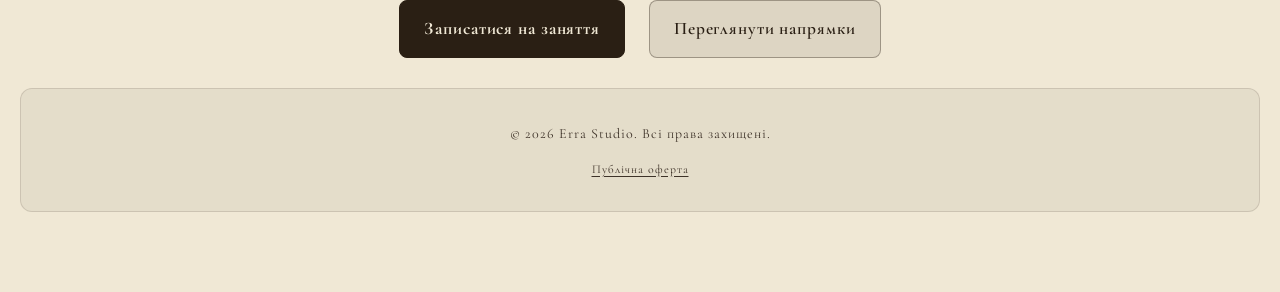
<file: about.html>
<!DOCTYPE html>
<html lang="uk">
<head>
  <meta charset="UTF-8">
  <meta name="viewport" content="width=device-width, initial-scale=1">
  <title>Про нас — ERRA SPACE</title>
  <meta name="description" content="ERRA SPACE — це більше, ніж студія. Це безпечний простір для руху, відновлення й балансу тіла та розуму у Вишгороді та Міжріччі.">
  <link rel="stylesheet" href="style.css">
  <script src="script.js" defer></script>
  <link rel="preconnect" href="https://fonts.googleapis.com">
  <link rel="preconnect" href="https://fonts.gstatic.com" crossorigin>
  <link href="https://fonts.googleapis.com/css2?family=Cormorant+Garamond:wght@400;600;700&display=swap" rel="stylesheet">
</head>
<body>

  <div class="lang-switch">
    <button onclick="setLanguage('ua')">UA</button>
    <button onclick="setLanguage('en')">EN</button>
  </div>

  <header>
    <h1><a href="index.html" style="color:inherit;text-decoration:none;">ERRA SPACE</a></h1>
    <p class="hero-text" id="subtitle">Простір, де тіло знаходить опору, а розум — тишу.</p>
  </header>

  <nav class="page-nav">
    <a href="index.html" class="page-nav-link" id="nav-home">Головна</a>
    <a href="classes.html" class="page-nav-link" id="nav-classes">Напрямки</a>
    <a href="locations.html" class="page-nav-link" id="nav-locations">Локації</a>
    <a href="trainers.html" class="page-nav-link" id="nav-trainers">Тренери</a>
    <a href="about.html" class="page-nav-link active" id="nav-about">Про нас</a>
    <a href="travel.html" class="page-nav-link travel" id="nav-travel">Подорожі</a>
  </nav>

  <main>

    <!-- Місія -->
    <section>
      <h2 id="about-mission-title">Наша місія</h2>
      <p class="section-subtitle" id="about-mission-subtitle">Не просто студія — простір турботи про людину</p>
      <p style="max-width:680px; margin:0 auto; font-size:1.1rem; line-height:1.9; color:#3d3228;" id="about-mission-text">
        ERRA SPACE — це місце, де кожне заняття стає актом турботи про себе. Ми поєднуємо рух, усвідомленість і спокій у форматі, який органічно вписується в повсякденне життя — поруч із домом, без зайвого шуму й «фітнес-агресії».
      </p>
    </section>

    <!-- Цінності -->
    <section>
      <h2 id="about-values-title">Наші цінності</h2>
      <div class="about-grid">
        <div class="about-card">
          <div class="about-card-icon"><svg viewBox="0 0 24 24" fill="none" stroke="currentColor" stroke-width="1.5" stroke-linecap="round" stroke-linejoin="round"><path d="M11 20A7 7 0 0 1 9.8 6.1C15.5 5 17 4.48 19 2c1 2 2 4.18 2 8 0 5.5-4.78 10-10 10z"/><path d="M2 21c0-3 1.85-5.36 5.08-6"/></svg></div>
          <div class="about-card-title" id="val-1-title">Спокій і підтримка</div>
          <div class="about-card-text" id="val-1-text">Ми створюємо середовище, де можна бути собою — без порівнянь, без тиску, без оцінок. Тут ваш темп є правильним темпом.</div>
        </div>
        <div class="about-card">
          <div class="about-card-icon"><svg viewBox="0 0 24 24" fill="none" stroke="currentColor" stroke-width="1.5" stroke-linecap="round" stroke-linejoin="round"><circle cx="12" cy="12" r="9"/><circle cx="12" cy="12" r="5"/><circle cx="12" cy="12" r="1.5"/></svg></div>
          <div class="about-card-title" id="val-2-title">Професійність</div>
          <div class="about-card-text" id="val-2-text">Досвідчені тренери, коректна робота з тілом і безпечне навантаження — основа кожного заняття. Результат без шкоди для здоров'я.</div>
        </div>
        <div class="about-card">
          <<div class="about-card-icon"><svg viewBox="0 0 24 24" fill="none" stroke="currentColor" stroke-width="1.5" stroke-linecap="round" stroke-linejoin="round"><circle cx="9" cy="8" r="3"/><path d="M3.5 19c0-3 2.5-5 5.5-5s5.5 2 5.5 5"/><path d="M16 6a3 3 0 0 1 0 6"/><path d="M18 14c2.5.5 4 2.3 4 5"/></svg></div>
          <div class="about-card-title" id="val-3-title">Ком'юніті</div>
          <div class="about-card-text" id="val-3-text">Ми — не масмаркет. Ми — спільнота людей, які обирають свідомий рух. Тут знайомляться, підтримують і надихають одне одного.</div>
        </div>
        <div class="about-card">
          <div class="about-card-icon"><svg viewBox="0 0 24 24" fill="none" stroke="currentColor" stroke-width="1.5" stroke-linecap="round" stroke-linejoin="round"><path d="M12 3v18"/><path d="M5 7h14"/><path d="M5 7l-2.5 6h5z"/><path d="M19 7l-2.5 6h5z"/><path d="M8 21h8"/></svg></div>
          <div class="about-card-title" id="val-4-title">Тіло + внутрішній стан</div>
          <div class="about-card-text" id="val-4-text">Фізична форма та внутрішній баланс — для нас це єдине ціле. Кожне заняття працює з обома вимірами одночасно.</div>
        </div>
      </div>
    </section>

    <!-- Для кого -->
    <section>
      <h2 id="about-who-title">Для кого ми</h2>
      <p class="section-subtitle" id="about-who-subtitle">ERRA SPACE відкритий для всіх, хто шукає свідомий рух</p>
      <div class="about-grid">
        <div class="about-card"><div class="about-card-icon"><svg viewBox="0 0 24 24" fill="none" stroke="currentColor" stroke-width="1.5" stroke-linecap="round" stroke-linejoin="round"><circle cx="8" cy="8" r="3"/><path d="M3 20c0-3 2-5 5-5s5 2 5 5"/><circle cx="17" cy="8" r="3"/><path d="M14.5 15.5c2.2.3 3.5 2 3.5 4.5"/></svg></div>
          <div class="about-card-title" id="who-1-title">Жінки та чоловіки</div>
          <div class="about-card-text" id="who-1-text">Для тих, хто шукає м'який, усвідомлений підхід до фізичної активності — незалежно від рівня підготовки.</div>
        </div>
        <div class="about-card">
          <div class="about-card-icon"><svg viewBox="0 0 24 24" fill="none" stroke="currentColor" stroke-width="1.5" stroke-linecap="round" stroke-linejoin="round"><path d="M12 20s-7-4.5-7-9.5a4 4 0 0 1 7-2.5 4 4 0 0 1 7 2.5c0 5-7 9.5-7 9.5z"/></svg></div>
          <div class="about-card-title" id="who-2-title">Вагітні</div>
          <div class="about-card-text" id="who-2-text">Спеціальні програми для підтримки тіла та емоційного стану на кожному етапі вагітності.</div>
        </div>
        <div class="about-card">
          <div class="about-card-icon"><svg viewBox="0 0 24 24" fill="none" stroke="currentColor" stroke-width="1.5" stroke-linecap="round" stroke-linejoin="round"><circle cx="12" cy="7" r="3"/><path d="M6.5 21c0-4 2.5-7 5.5-7s5.5 3 5.5 7"/></svg></div>
          <div class="about-card-title" id="who-3-title">Діти</div>
          <div class="about-card-text" id="who-3-text">Fly Kids — заняття, що розвивають гнучкість, координацію та любов до руху з дитинства.</div>
        </div>
        <div class="about-card">
          <div class="about-card-icon"><svg viewBox="0 0 24 24" fill="none" stroke="currentColor" stroke-width="1.5" stroke-linecap="round" stroke-linejoin="round"><path d="M12 21v-8"/><path d="M12 13c0-3 2-5 5-5 0 3-2 5-5 5z"/><path d="M12 15c0-3-2-5-5-5 0 3 2 5 5 5z"/></svg></div>
          <div class="about-card-title" id="who-4-title">Початківці та досвідчені</div>
          <div class="about-card-text" id="who-4-text">Ми зустрічаємо кожного там, де він є зараз. Без вимог — лише бажання рухатися вперед.</div>
        </div>
      </div>
    </section>

    <!-- CTA -->
    <div class="cta">
      <a href="https://instasport.ua/uk/portal/erraspace?utm_source=site&utm_medium=about&utm_content=signup"
         class="cta-button primary" id="cta-button">Записатися на заняття</a>
      <a href="classes.html" class="cta-button" id="about-btn-classes">Переглянути напрямки</a>
    </div>

  </main>

  <footer>
    <p id="footer-text">© 2026 Erra Studio. Всі права захищені.</p>
    <p style="margin-top:8px; font-size:.85em;">
      <a href="oferta.html">Публічна оферта</a>
    </p>
  </footer>

</body>
</html>
</file>
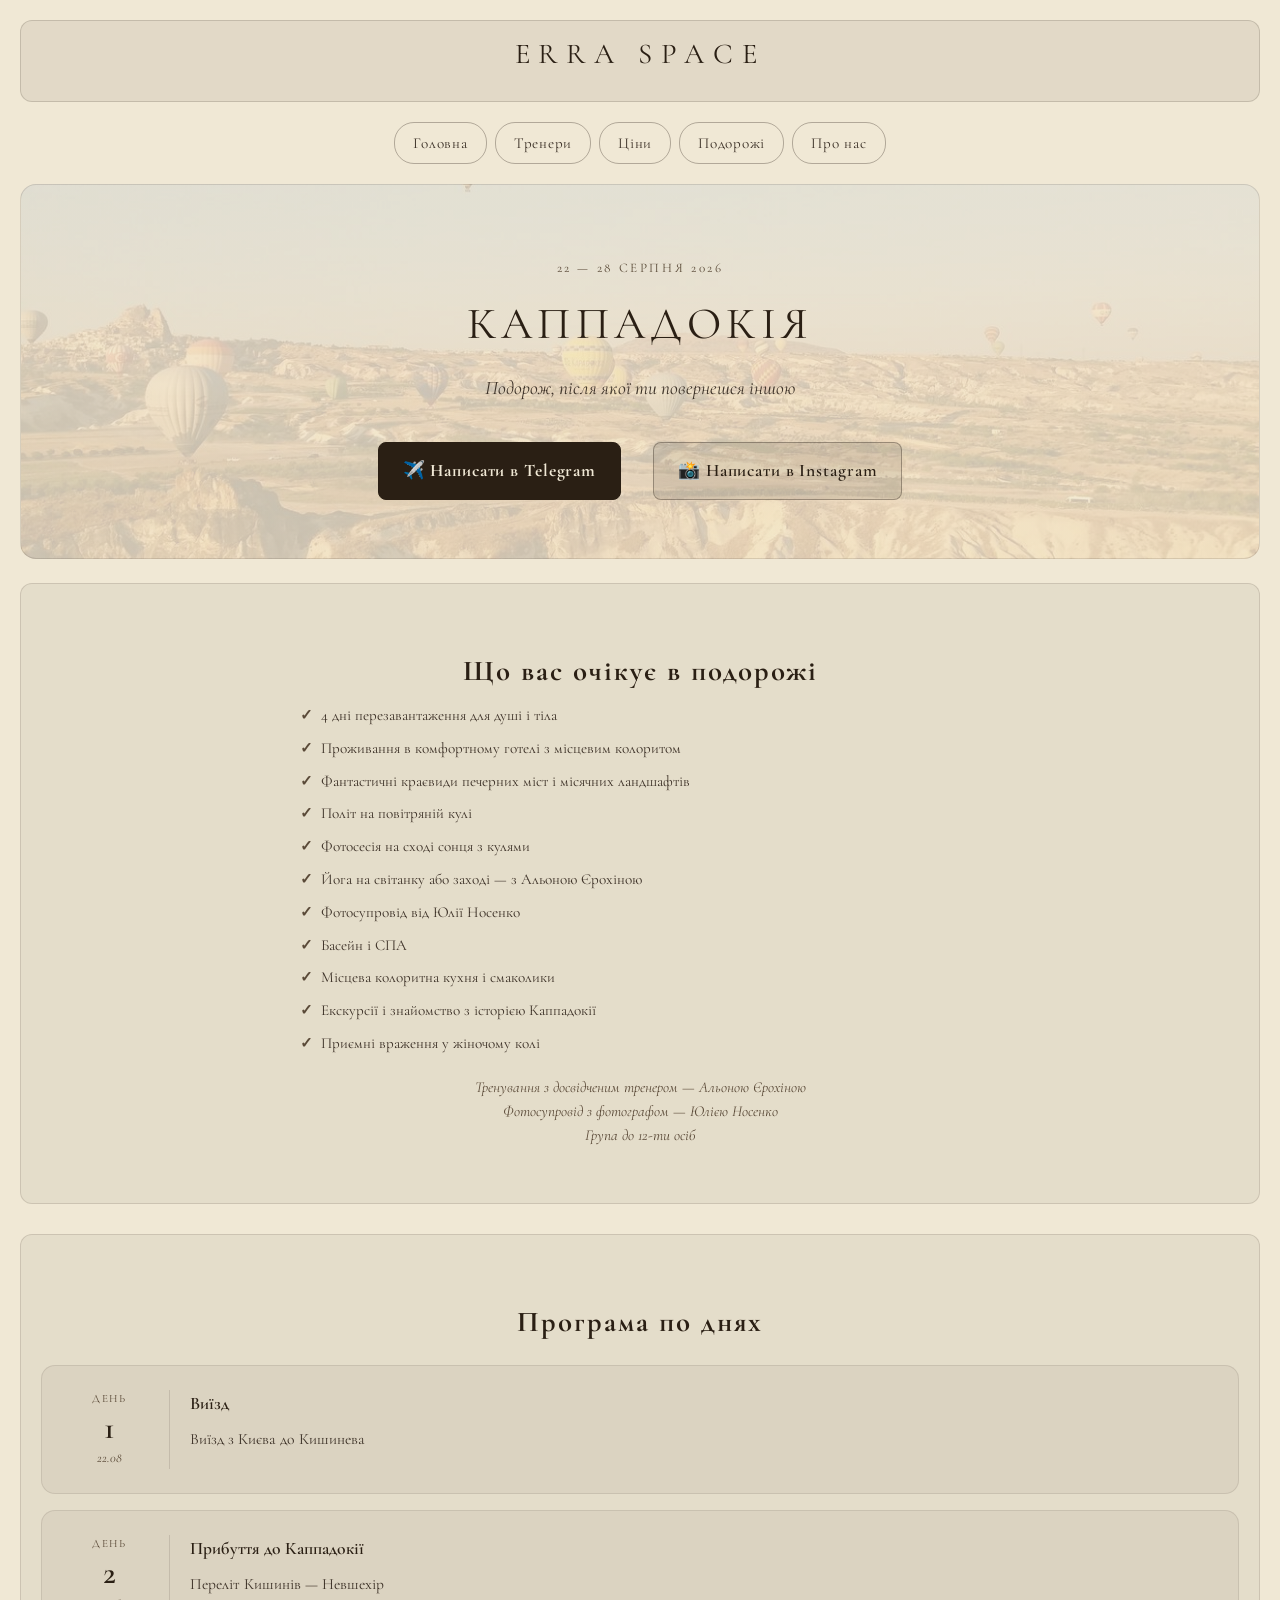
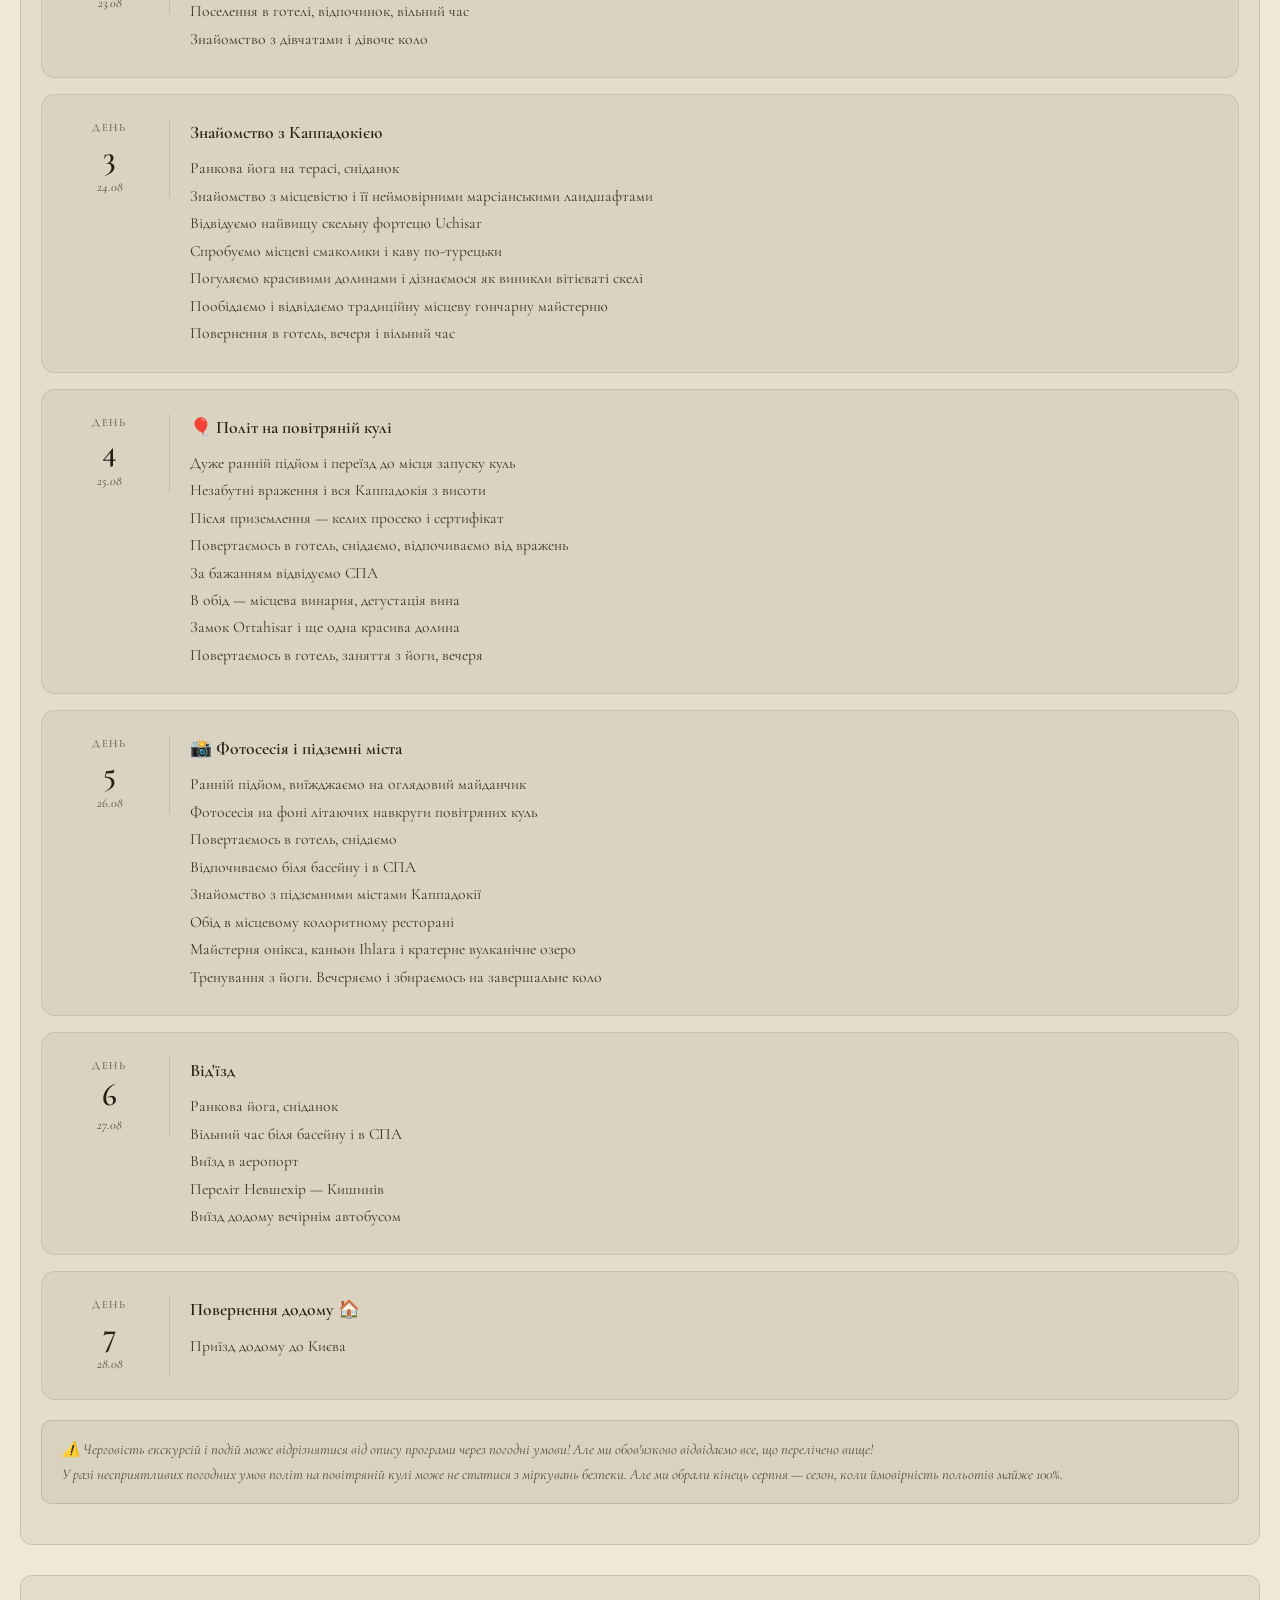
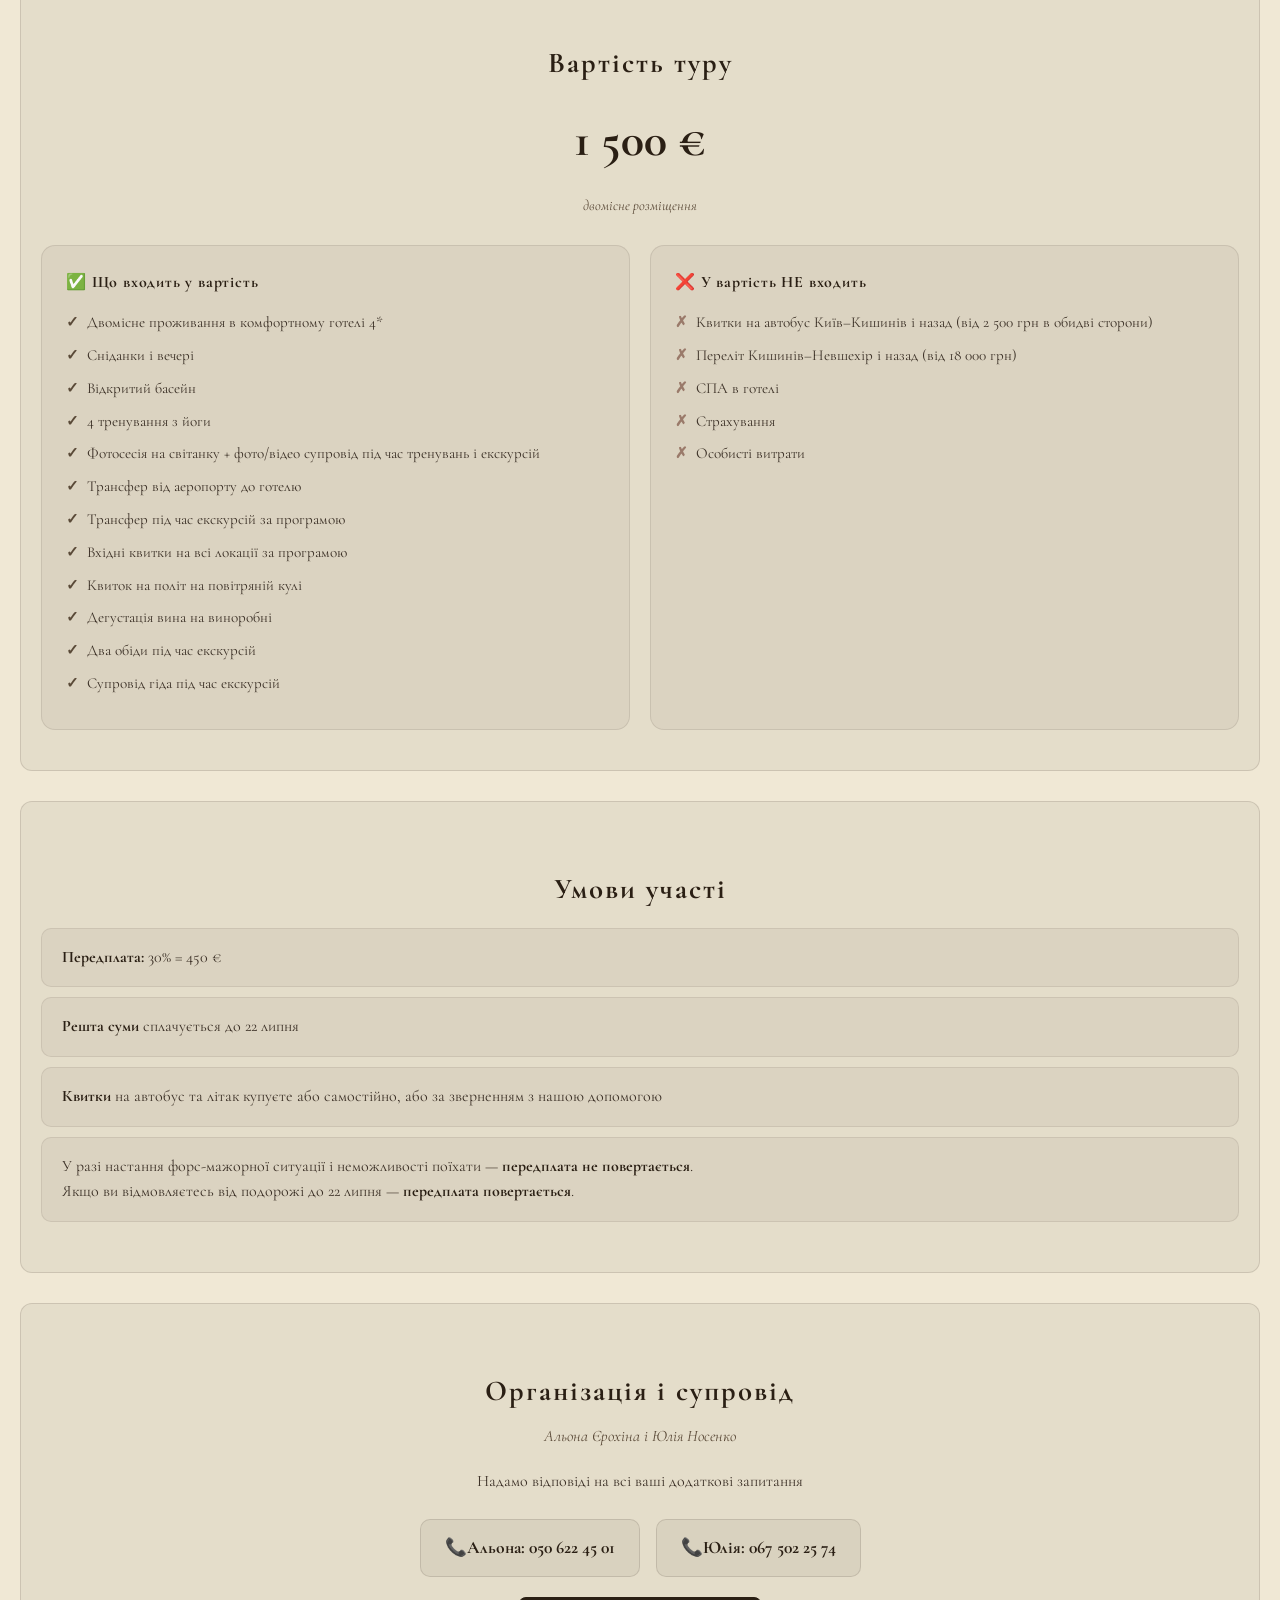
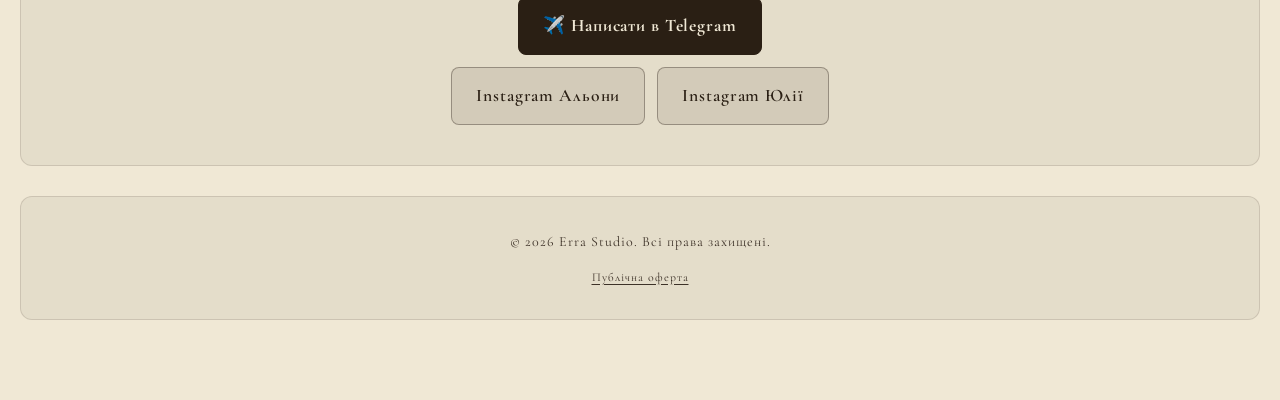
<file: cappadocia.html>
<!DOCTYPE html>
<html lang="uk">
<head>
  <meta charset="UTF-8">
  <meta name="viewport" content="width=device-width, initial-scale=1">
  <title>Каппадокія 2026 — ERRA SPACE | Програма подорожі</title>
  <meta name="description" content="Йога-ретрит в Каппадокії 22–28 серпня 2026. Повна програма, вартість, умови участі. ERRA SPACE.">
  <link rel="stylesheet" href="style.css">
  <link rel="preconnect" href="https://fonts.googleapis.com">
  <link rel="preconnect" href="https://fonts.gstatic.com" crossorigin>
  <link href="https://fonts.googleapis.com/css2?family=Cormorant+Garamond:wght@400;600;700&display=swap" rel="stylesheet">
  <style>
    .cap-hero {
      background:
        linear-gradient(rgba(240,232,213,0.82), rgba(240,232,213,0.82)),
        url('cappadocia.jpg') center center / cover no-repeat;
      border-radius: 16px;
      padding: 60px 24px 48px;
      text-align: center;
      margin-bottom: 24px;
      border: 1px solid rgba(61,50,40,0.15);
    }
    .cap-hero-label {
      font-size: 0.82rem;
      letter-spacing: 0.2em;
      text-transform: uppercase;
      color: #5a4a38;
      margin-bottom: 10px;
    }
    .cap-hero-title {
      font-size: 2.8rem;
      font-weight: 400;
      letter-spacing: 0.12em;
      text-transform: uppercase;
      color: #2a1f14;
      margin: 0 0 12px;
    }
    .cap-hero-sub {
      font-size: 1.2rem;
      font-style: italic;
      color: #3d3228;
      margin: 0 0 28px;
    }

    /* Програма по днях */
    .days-list { display: flex; flex-direction: column; gap: 16px; margin-top: 20px; text-align: left; }
    .day-card {
      background: rgba(61,50,40,0.05);
      border: 1px solid rgba(61,50,40,0.12);
      border-radius: 14px;
      padding: 24px 28px;
      display: grid;
      grid-template-columns: 100px 1fr;
      gap: 20px;
      align-items: start;
    }
    .day-number {
      text-align: center;
      padding-right: 20px;
      border-right: 1px solid rgba(61,50,40,0.15);
    }
    .day-num-label {
      font-size: 0.7rem;
      letter-spacing: 0.15em;
      text-transform: uppercase;
      color: #5a4a38;
      margin-bottom: 4px;
    }
    .day-num-big {
      font-size: 2rem;
      font-weight: 600;
      color: #2a1f14;
      line-height: 1;
      margin-bottom: 4px;
    }
    .day-date {
      font-size: 0.82rem;
      color: #5a4a38;
      font-style: italic;
    }
    .day-content-title {
      font-size: 1.1rem;
      font-weight: 600;
      color: #2a1f14;
      margin-bottom: 8px;
    }
    .day-content-text {
      font-size: 0.98rem;
      color: #3d3228;
      line-height: 1.75;
    }

    /* Включено / Не включено */
    .includes-grid {
      display: grid;
      grid-template-columns: 1fr 1fr;
      gap: 20px;
      margin-top: 20px;
      text-align: left;
    }
    .includes-card {
      background: rgba(61,50,40,0.05);
      border: 1px solid rgba(61,50,40,0.12);
      border-radius: 14px;
      padding: 24px;
    }
    .includes-card-title {
      font-size: 1rem;
      font-weight: 700;
      color: #2a1f14;
      margin-bottom: 16px;
      letter-spacing: 0.05em;
    }
    .includes-item {
      display: flex;
      align-items: flex-start;
      gap: 8px;
      margin-bottom: 10px;
      font-size: 0.95rem;
      color: #3d3228;
      line-height: 1.5;
    }
    .includes-item::before { content: '✓'; color: #5a4a38; font-weight: 700; flex-shrink: 0; }
    .not-includes-item::before { content: '✗'; color: #9a7a6a; }

    /* Вартість */
    .price-big {
      font-size: 3rem;
      font-weight: 700;
      color: #2a1f14;
      text-align: center;
      margin: 16px 0 4px;
    }
    .price-note-small {
      font-size: 0.9rem;
      font-style: italic;
      color: #5a4a38;
      text-align: center;
    }

    /* Умови */
    .conditions-list { margin-top: 16px; text-align: left; }
    .condition-item {
      background: rgba(61,50,40,0.05);
      border: 1px solid rgba(61,50,40,0.1);
      border-radius: 10px;
      padding: 16px 20px;
      margin-bottom: 10px;
      font-size: 1rem;
      color: #3d3228;
      line-height: 1.6;
    }
    .condition-item strong { color: #2a1f14; }

    /* Контакти */
    .contacts-row {
      display: flex;
      gap: 16px;
      justify-content: center;
      flex-wrap: wrap;
      margin-top: 20px;
    }
    .contact-phone {
      background: rgba(61,50,40,0.06);
      border: 1px solid rgba(61,50,40,0.15);
      border-radius: 10px;
      padding: 14px 24px;
      font-size: 1.1rem;
      font-weight: 600;
      color: #2a1f14;
      text-decoration: none;
    }

    @media (max-width: 600px) {
      .cap-hero-title { font-size: 1.8rem; }
      .day-card { grid-template-columns: 1fr; }
      .day-number { border-right: none; border-bottom: 1px solid rgba(61,50,40,0.15); padding-right: 0; padding-bottom: 12px; display: flex; gap: 12px; align-items: center; }
      .includes-grid { grid-template-columns: 1fr; }
      .price-big { font-size: 2.2rem; }
    }
  </style>
</head>
<body>

  <header>
    <h1><a href="index.html" style="color:inherit;text-decoration:none;">ERRA SPACE</a></h1>
  </header>

  <nav class="page-nav">
    <a href="index.html" class="page-nav-link">Головна</a>
    <a href="trainers.html" class="page-nav-link">Тренери</a>
    <a href="prices.html" class="page-nav-link">Ціни</a>
    <a href="travel.html" class="page-nav-link">Подорожі</a>
    <a href="about.html" class="page-nav-link">Про нас</a>
  </nav>

  <main>

    <!-- Hero -->
    <div class="cap-hero">
      <p class="cap-hero-label">22 — 28 серпня 2026</p>
      <h1 class="cap-hero-title">Каппадокія</h1>
      <p class="cap-hero-sub">Подорож, після якої ти повернешся іншою</p>
      <div style="display:flex; gap:12px; justify-content:center; flex-wrap:wrap;">
        <a href="https://t.me/ERRA_SPASE?text=Привіт%2C%20мене%20цікавить%20подорож%20в%20Каппадокію"
           target="_blank" rel="noopener noreferrer"
           class="cta-button primary">✈️ Написати в Telegram</a>
        <a href="https://www.instagram.com/erraspace.ua"
           target="_blank" rel="noopener noreferrer"
           class="cta-button">📸 Написати в Instagram</a>
      </div>
    </div>

    <!-- Що очікує -->
    <section>
      <h2>Що вас очікує в подорожі</h2>
      <div style="max-width:680px; margin:0 auto; text-align:left;">
        <div class="includes-item">4 дні перезавантаження для душі і тіла</div>
        <div class="includes-item">Проживання в комфортному готелі з місцевим колоритом</div>
        <div class="includes-item">Фантастичні краєвиди печерних міст і місячних ландшафтів</div>
        <div class="includes-item">Політ на повітряній кулі</div>
        <div class="includes-item">Фотосесія на сході сонця з кулями</div>
        <div class="includes-item">Йога на світанку або заході — з Альоною Єрохіною</div>
        <div class="includes-item">Фотосупровід від Юлії Носенко</div>
        <div class="includes-item">Басейн і СПА</div>
        <div class="includes-item">Місцева колоритна кухня і смаколики</div>
        <div class="includes-item">Екскурсії і знайомство з історією Каппадокії</div>
        <div class="includes-item">Приємні враження у жіночому колі</div>
      </div>
      <p style="margin-top:20px; font-style:italic; color:#5a4a38; font-size:0.95rem;">
        Тренування з досвідченим тренером — Альоною Єрохіною<br>
        Фотосупровід з фотографом — Юлією Носенко<br>
        Група до 12-ти осіб
      </p>
    </section>

    <!-- Програма -->
    <section>
      <h2>Програма по днях</h2>
      <div class="days-list">

        <div class="day-card">
          <div class="day-number">
            <div class="day-num-label">День</div>
            <div class="day-num-big">1</div>
            <div class="day-date">22.08</div>
          </div>
          <div>
            <div class="day-content-title">Виїзд</div>
            <div class="day-content-text">Виїзд з Києва до Кишинева</div>
          </div>
        </div>

        <div class="day-card">
          <div class="day-number">
            <div class="day-num-label">День</div>
            <div class="day-num-big">2</div>
            <div class="day-date">23.08</div>
          </div>
          <div>
            <div class="day-content-title">Прибуття до Каппадокії</div>
            <div class="day-content-text">
              Переліт Кишинів — Невшехір<br>
              Поселення в готелі, відпочинок, вільний час<br>
              Знайомство з дівчатами і дівоче коло
            </div>
          </div>
        </div>

        <div class="day-card">
          <div class="day-number">
            <div class="day-num-label">День</div>
            <div class="day-num-big">3</div>
            <div class="day-date">24.08</div>
          </div>
          <div>
            <div class="day-content-title">Знайомство з Каппадокією</div>
            <div class="day-content-text">
              Ранкова йога на терасі, сніданок<br>
              Знайомство з місцевістю і її неймовірними марсіанськими ландшафтами<br>
              Відвідуємо найвищу скельну фортецю Uchisar<br>
              Спробуємо місцеві смаколики і каву по-турецьки<br>
              Погуляємо красивими долинами і дізнаємося як виникли вітієваті скелі<br>
              Пообідаємо і відвідаємо традиційну місцеву гончарну майстерню<br>
              Повернення в готель, вечеря і вільний час
            </div>
          </div>
        </div>

        <div class="day-card">
          <div class="day-number">
            <div class="day-num-label">День</div>
            <div class="day-num-big">4</div>
            <div class="day-date">25.08</div>
          </div>
          <div>
            <div class="day-content-title">🎈 Політ на повітряній кулі</div>
            <div class="day-content-text">
              Дуже ранній підйом і переїзд до місця запуску куль<br>
              Незабутні враження і вся Каппадокія з висоти<br>
              Після приземлення — келих просеко і сертифікат<br>
              Повертаємось в готель, снідаємо, відпочиваємо від вражень<br>
              За бажанням відвідуємо СПА<br>
              В обід — місцева винарня, дегустація вина<br>
              Замок Ortahisar і ще одна красива долина<br>
              Повертаємось в готель, заняття з йоги, вечеря
            </div>
          </div>
        </div>

        <div class="day-card">
          <div class="day-number">
            <div class="day-num-label">День</div>
            <div class="day-num-big">5</div>
            <div class="day-date">26.08</div>
          </div>
          <div>
            <div class="day-content-title">📸 Фотосесія і підземні міста</div>
            <div class="day-content-text">
              Ранній підйом, виїжджаємо на оглядовий майданчик<br>
              Фотосесія на фоні літаючих навкруги повітряних куль<br>
              Повертаємось в готель, снідаємо<br>
              Відпочиваємо біля басейну і в СПА<br>
              Знайомство з підземними містами Каппадокії<br>
              Обід в місцевому колоритному ресторані<br>
              Майстерня онікса, каньон Ihlara і кратерне вулканічне озеро<br>
              Тренування з йоги. Вечеряємо і збираємось на завершальне коло
            </div>
          </div>
        </div>

        <div class="day-card">
          <div class="day-number">
            <div class="day-num-label">День</div>
            <div class="day-num-big">6</div>
            <div class="day-date">27.08</div>
          </div>
          <div>
            <div class="day-content-title">Від'їзд</div>
            <div class="day-content-text">
              Ранкова йога, сніданок<br>
              Вільний час біля басейну і в СПА<br>
              Виїзд в аеропорт<br>
              Переліт Невшехір — Кишинів<br>
              Виїзд додому вечірнім автобусом
            </div>
          </div>
        </div>

        <div class="day-card">
          <div class="day-number">
            <div class="day-num-label">День</div>
            <div class="day-num-big">7</div>
            <div class="day-date">28.08</div>
          </div>
          <div>
            <div class="day-content-title">Повернення додому 🏠</div>
            <div class="day-content-text">Приїзд додому до Києва</div>
          </div>
        </div>

      </div>
      <div style="background:rgba(61,50,40,0.06); border:1px solid rgba(61,50,40,0.15); border-radius:10px; padding:16px 20px; margin-top:20px; text-align:left; font-size:0.92rem; color:#5a4a38; font-style:italic; line-height:1.7;">
        ⚠️ Черговість екскурсій і подій може відрізнятися від опису програми через погодні умови! Але ми обов'язково відвідаємо все, що перелічено вище!<br>
        У разі несприятливих погодних умов політ на повітряній кулі може не статися з міркувань безпеки. Але ми обрали кінець серпня — сезон, коли ймовірність польотів майже 100%.
      </div>
    </section>

    <!-- Вартість -->
    <section>
      <h2>Вартість туру</h2>
      <div class="price-big">1 500 €</div>
      <p class="price-note-small">двомісне розміщення</p>

      <div class="includes-grid" style="margin-top:28px;">
        <div class="includes-card">
          <div class="includes-card-title">✅ Що входить у вартість</div>
          <div class="includes-item">Двомісне проживання в комфортному готелі 4*</div>
          <div class="includes-item">Сніданки і вечері</div>
          <div class="includes-item">Відкритий басейн</div>
          <div class="includes-item">4 тренування з йоги</div>
          <div class="includes-item">Фотосесія на світанку + фото/відео супровід під час тренувань і екскурсій</div>
          <div class="includes-item">Трансфер від аеропорту до готелю</div>
          <div class="includes-item">Трансфер під час екскурсій за програмою</div>
          <div class="includes-item">Вхідні квитки на всі локації за програмою</div>
          <div class="includes-item">Квиток на політ на повітряній кулі</div>
          <div class="includes-item">Дегустація вина на виноробні</div>
          <div class="includes-item">Два обіди під час екскурсій</div>
          <div class="includes-item">Супровід гіда під час екскурсій</div>
        </div>
        <div class="includes-card">
          <div class="includes-card-title">❌ У вартість НЕ входить</div>
          <div class="includes-item not-includes-item">Квитки на автобус Київ–Кишинів і назад (від 2 500 грн в обидві сторони)</div>
          <div class="includes-item not-includes-item">Переліт Кишинів–Невшехір і назад (від 18 000 грн)</div>
          <div class="includes-item not-includes-item">СПА в готелі</div>
          <div class="includes-item not-includes-item">Страхування</div>
          <div class="includes-item not-includes-item">Особисті витрати</div>
        </div>
      </div>
    </section>

    <!-- Умови участі -->
    <section>
      <h2>Умови участі</h2>
      <div class="conditions-list">
        <div class="condition-item">
          <strong>Передплата:</strong> 30% = 450 €
        </div>
        <div class="condition-item">
          <strong>Решта суми</strong> сплачується до 22 липня
        </div>
        <div class="condition-item">
          <strong>Квитки</strong> на автобус та літак купуєте або самостійно, або за зверненням з нашою допомогою
        </div>
        <div class="condition-item">
          У разі настання форс-мажорної ситуації і неможливості поїхати — <strong>передплата не повертається</strong>.<br>
          Якщо ви відмовляєтесь від подорожі до 22 липня — <strong>передплата повертається</strong>.
        </div>
      </div>
    </section>

    <!-- Організатори -->
    <section>
      <h2>Організація і супровід</h2>
      <p class="section-subtitle">Альона Єрохіна і Юлія Носенко</p>
      <p style="color:#3d3228; font-size:1rem; max-width:560px; margin:0 auto 24px;">
        Надамо відповіді на всі ваші додаткові запитання
      </p>
      <div class="contacts-row">
        <a href="tel:+380675022574" class="contact-phone">📞Альона: 050 622 45 01</a>
        <a href="tel:+380506224501" class="contact-phone">📞Юлія: 067 502 25 74</a>
      </div>
      <div style="display:flex; flex-direction:column; align-items:center; gap:12px; margin-top:20px;">
        <a href="https://t.me/ERRA_SPASE?text=Привіт%2C%20мене%20цікавить%20подорож%20в%20Каппадокію"
           target="_blank" rel="noopener noreferrer"
           class="cta-button primary" style="margin:0;">✈️ Написати в Telegram</a>
        <div style="display:flex; gap:12px; justify-content:center; flex-wrap:wrap;">
          <a href="https://www.instagram.com/erohina__yoga/"
             target="_blank" rel="noopener noreferrer"
             class="cta-button" style="margin:0;">Instagram Альони</a>
          <a href="https://www.instagram.com/juli_nosenko_photo?igsh=a244OXh1bHAyMGpm"
             target="_blank" rel="noopener noreferrer"
             class="cta-button" style="margin:0;">Instagram Юлії</a>
        </div>
      </div>
    </section>

  </main>

  <footer>
    <p>© 2026 Erra Studio. Всі права захищені.</p>
    <p style="margin-top:8px; font-size:.85em;">
      <a href="oferta.html">Публічна оферта</a>
    </p>
  </footer>

</body>
</html>
</file>
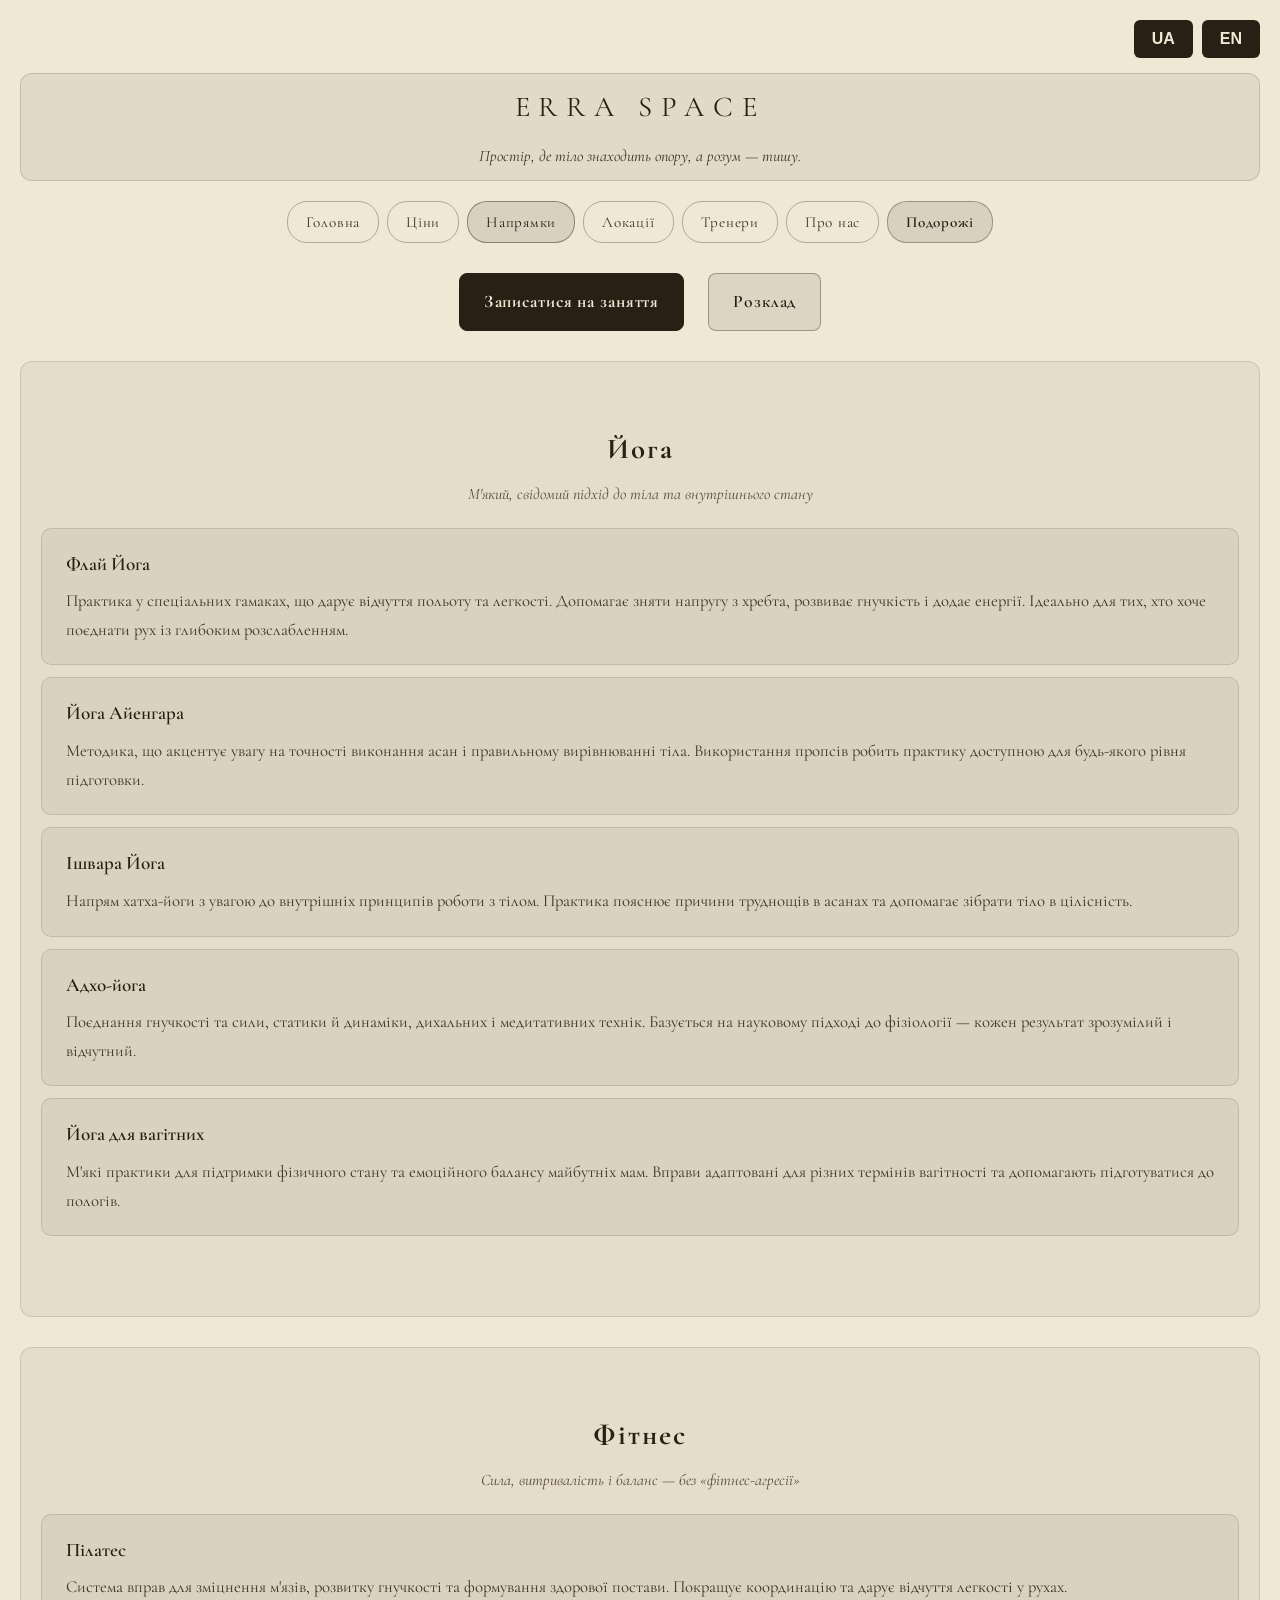
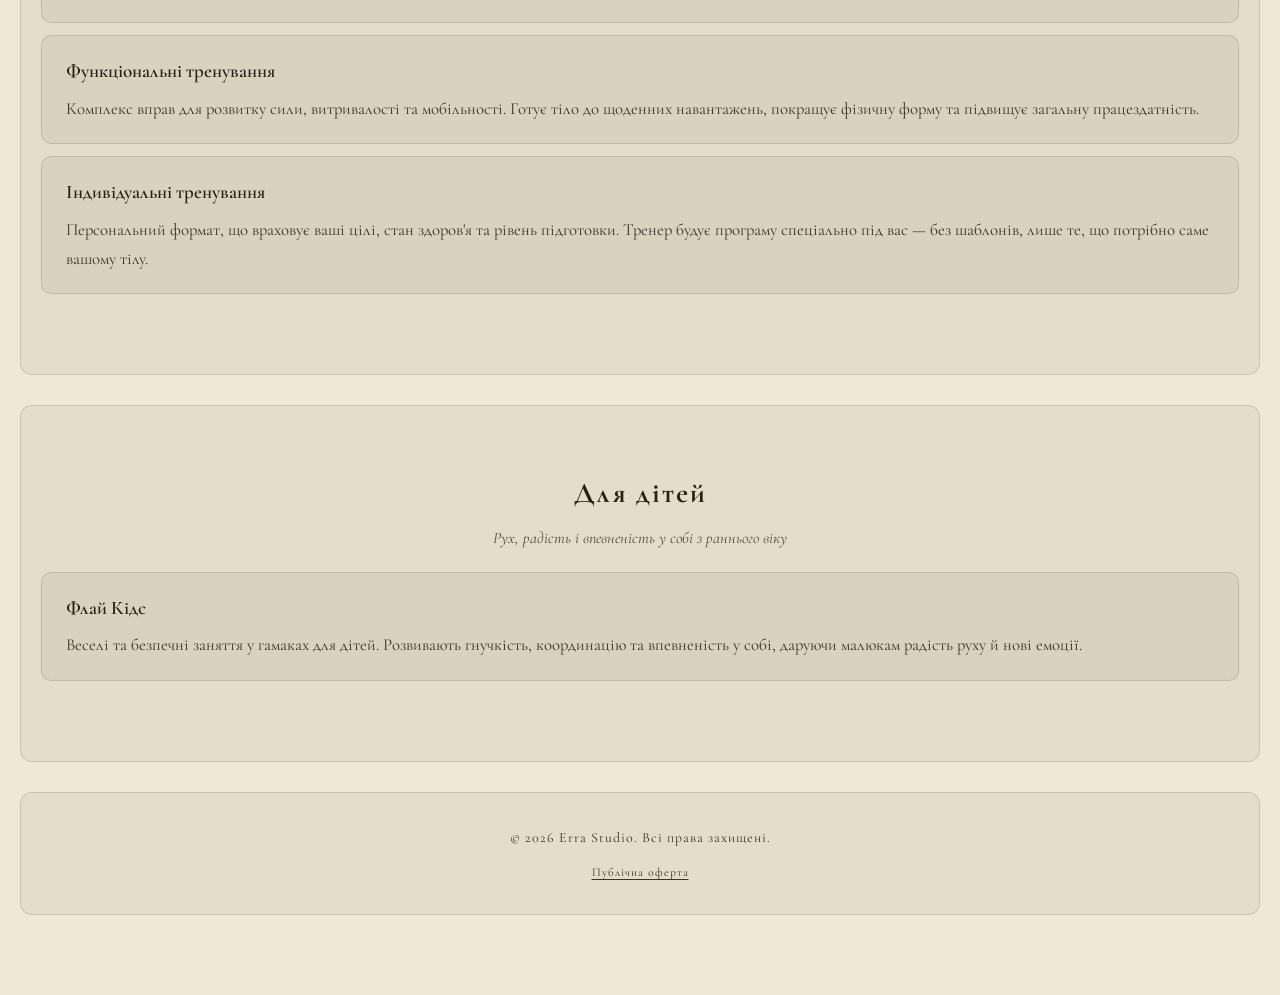
<file: classes.html>
<!DOCTYPE html>
<html lang="uk">
<head>
  <meta charset="UTF-8">
  <meta name="viewport" content="width=device-width, initial-scale=1">
  <title>Напрямки — ERRA SPACE</title>
  <meta name="description" content="Всі напрямки занять ERRA SPACE: Флай-йога, Йога Айенгара, Ішвара-йога, Адхо-йога, Пілатес, Функціональні тренування, Флай Кідс, Йога для вагітних, Індивідуальні тренування.">
  <link rel="stylesheet" href="style.css">
  <script src="script.js" defer></script>
  <link rel="preconnect" href="https://fonts.googleapis.com">
  <link rel="preconnect" href="https://fonts.gstatic.com" crossorigin>
  <link href="https://fonts.googleapis.com/css2?family=Cormorant+Garamond:wght@400;600;700&display=swap" rel="stylesheet">
</head>
<body>

  <div class="lang-switch">
    <button onclick="setLanguage('ua')">UA</button>
    <button onclick="setLanguage('en')">EN</button>
  </div>

  <header>
    <h1><a href="index.html" style="color:inherit;text-decoration:none;">ERRA SPACE</a></h1>
    <p class="hero-text" id="subtitle">Простір, де тіло знаходить опору, а розум — тишу.</p>
  </header>

  <nav class="page-nav">
    <a href="index.html" class="page-nav-link" id="nav-home">Головна</a>
    <a href="prices.html" class="page-nav-link" id="nav-prices">Ціни</a>
    <a href="classes.html" class="page-nav-link active" id="nav-classes">Напрямки</a>
    <a href="locations.html" class="page-nav-link" id="nav-locations">Локації</a>
    <a href="trainers.html" class="page-nav-link" id="nav-trainers">Тренери</a>
    <a href="about.html" class="page-nav-link" id="nav-about">Про нас</a>
    <a href="travel.html" class="page-nav-link travel" id="nav-travel">Подорожі</a>
  </nav>

  <main>

    <div class="cta">
      <a href="https://instasport.ua/uk/portal/erraspace?utm_source=site&utm_medium=cta&utm_content=signup"
         class="cta-button primary" id="cta-button">Записатися на заняття</a>
      <a href="https://instasport.ua/uk/club/erraspacevy/schedule/day?utm_source=site&utm_medium=cta&utm_content=schedule"
         class="cta-button" id="btn-schedule">Розклад</a>
    </div>

    <!-- Йога -->
    <section>
      <h2 id="classes-yoga-title">Йога</h2>
      <p class="section-subtitle" id="classes-yoga-subtitle">М'який, свідомий підхід до тіла та внутрішнього стану</p>

      <div class="classes-group">
        <div class="class-item">
          <div class="class-item-title" id="c-fly-yoga-title">Флай Йога</div>
          <div class="class-item-desc" id="c-fly-yoga-desc">Практика у спеціальних гамаках, що дарує відчуття польоту та легкості. Допомагає зняти напругу з хребта, розвиває гнучкість і додає енергії. Ідеально для тих, хто хоче поєднати рух із глибоким розслабленням.</div>
        </div>
        <div class="class-item">
          <div class="class-item-title" id="c-iyengar-yoga-title">Йога Айенгара</div>
          <div class="class-item-desc" id="c-iyengar-yoga-desc">Методика, що акцентує увагу на точності виконання асан і правильному вирівнюванні тіла. Використання пропсів робить практику доступною для будь-якого рівня підготовки.</div>
        </div>
        <div class="class-item">
          <div class="class-item-title" id="c-ishvara-yoga-title">Ішвара Йога</div>
          <div class="class-item-desc" id="c-ishvara-yoga-desc">Напрям хатха-йоги з увагою до внутрішніх принципів роботи з тілом. Практика пояснює причини труднощів в асанах та допомагає зібрати тіло в цілісність.</div>
        </div>
        <div class="class-item">
          <div class="class-item-title" id="c-adho-yoga-title">Адхо-йога</div>
          <div class="class-item-desc" id="c-adho-yoga-desc">Поєднання гнучкості та сили, статики й динаміки, дихальних і медитативних технік. Базується на науковому підході до фізіології — кожен результат зрозумілий і відчутний.</div>
        </div>
        <div class="class-item">
          <div class="class-item-title" id="c-pregnancy-yoga-title">Йога для вагітних</div>
          <div class="class-item-desc" id="c-pregnancy-yoga-desc">М'які практики для підтримки фізичного стану та емоційного балансу майбутніх мам. Вправи адаптовані для різних термінів вагітності та допомагають підготуватися до пологів.</div>
        </div>
      </div>
    </section>

    <!-- Фітнес -->
    <section>
      <h2 id="classes-fitness-title"> Фітнес</h2>
      <p class="section-subtitle" id="classes-fitness-subtitle">Сила, витривалість і баланс — без «фітнес-агресії»</p>

      <div class="classes-group">
        <div class="class-item">
          <div class="class-item-title" id="c-pilates-title">Пілатес</div>
          <div class="class-item-desc" id="c-pilates-desc">Система вправ для зміцнення м'язів, розвитку гнучкості та формування здорової постави. Покращує координацію та дарує відчуття легкості у рухах.</div>
        </div>
        <div class="class-item">
          <div class="class-item-title" id="c-functional-title">Функціональні тренування</div>
          <div class="class-item-desc" id="c-functional-desc">Комплекс вправ для розвитку сили, витривалості та мобільності. Готує тіло до щоденних навантажень, покращує фізичну форму та підвищує загальну працездатність.</div>
        </div>
        <div class="class-item">
          <div class="class-item-title" id="c-private-title">Індивідуальні тренування</div>
          <div class="class-item-desc" id="c-private-desc">Персональний формат, що враховує ваші цілі, стан здоров'я та рівень підготовки. Тренер будує програму спеціально під вас — без шаблонів, лише те, що потрібно саме вашому тілу.</div>
        </div>
      </div>
    </section>

    <!-- Дітям -->
    <section>
      <h2 id="classes-kids-title"> Для дітей</h2>
      <p class="section-subtitle" id="classes-kids-subtitle">Рух, радість і впевненість у собі з раннього віку</p>

      <div class="classes-group">
        <div class="class-item">
          <div class="class-item-title" id="c-fly-kids-title">Флай Кідс</div>
          <div class="class-item-desc" id="c-fly-kids-desc">Веселі та безпечні заняття у гамаках для дітей. Розвивають гнучкість, координацію та впевненість у собі, даруючи малюкам радість руху й нові емоції.</div>
        </div>
      </div>
    </section>

  </main>

  <footer>
    <p id="footer-text">© 2026 Erra Studio. Всі права захищені.</p>
    <p style="margin-top:8px; font-size:.85em;">
      <a href="oferta.html">Публічна оферта</a>
    </p>
  </footer>

</body>
</html>
</file>
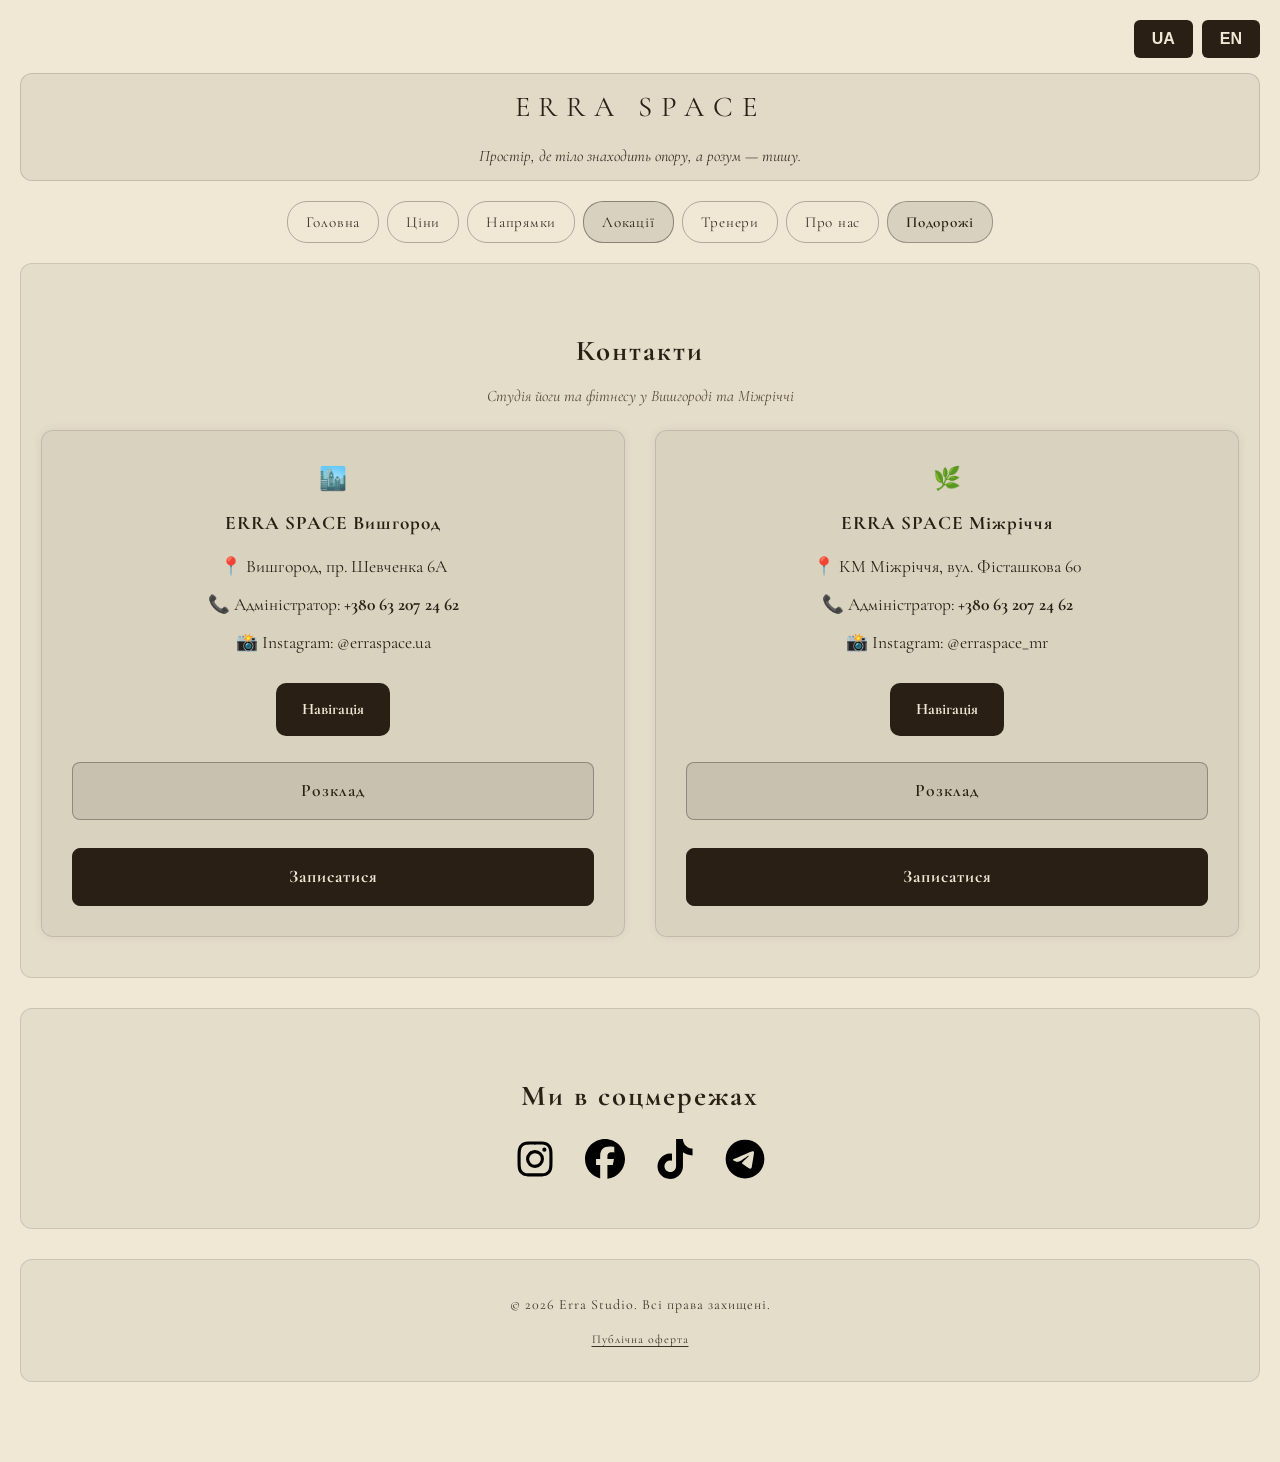
<file: locations.html>
<!DOCTYPE html>
<html lang="uk">
<head>
  <meta charset="UTF-8">
  <meta name="viewport" content="width=device-width, initial-scale=1">
  <title>Локації — ERRA SPACE</title>
  <meta name="description" content="Студія ERRA SPACE у Вишгороді (пр. Шевченка 6А) та у КМ Міжріччя (вул. Фісташкова 60). Контакти, адреси, навігація.">
  <link rel="stylesheet" href="style.css">
  <script src="script.js" defer></script>
  <link rel="preconnect" href="https://fonts.googleapis.com">
  <link rel="preconnect" href="https://fonts.gstatic.com" crossorigin>
  <link href="https://fonts.googleapis.com/css2?family=Cormorant+Garamond:wght@400;600;700&display=swap" rel="stylesheet">
</head>
<body>

  <div class="lang-switch">
    <button onclick="setLanguage('ua')">UA</button>
    <button onclick="setLanguage('en')">EN</button>
  </div>

  <header>
    <h1><a href="index.html" style="color:inherit;text-decoration:none;">ERRA SPACE</a></h1>
    <p class="hero-text" id="subtitle">Простір, де тіло знаходить опору, а розум — тишу.</p>
  </header>

  <nav class="page-nav">
    <a href="index.html" class="page-nav-link" id="nav-home">Головна</a>
    <a href="prices.html" class="page-nav-link" id="nav-prices">Ціни</a>
    <a href="classes.html" class="page-nav-link" id="nav-classes">Напрямки</a>
    <a href="locations.html" class="page-nav-link active" id="nav-locations">Локації</a>
    <a href="trainers.html" class="page-nav-link" id="nav-trainers">Тренери</a>
    <a href="about.html" class="page-nav-link" id="nav-about">Про нас</a>
    <a href="travel.html" class="page-nav-link travel" id="nav-travel">Подорожі</a>
  </nav>

  <main>

    <section>
      <h2 id="contacts-title">Наші студії</h2>
      <p class="contacts-subtitle" id="contacts-subtitle">Дві локації — поруч із домом</p>

      <div class="contact-blocks">

        <!-- Вишгород -->
        <div class="contact-block">
          <p style="font-size:1.4rem; margin-bottom:12px;">🏙️</p>
          <p style="font-size:1.2rem; font-weight:700; letter-spacing:1px; margin-bottom:14px;" id="loc-vysh-name">ERRA SPACE Вишгород</p>
          <p id="address-1">📍 пр. Шевченка 6А, Вишгород</p>
          <p>📞 <span id="phone-label-1">Адміністратор:</span> <a href="tel:+380632072462">+380 63 207 24 62</a></p>
          <p id="loc-vysh-instagram">📸 Instagram: <a href="https://www.instagram.com/erraspace.ua" target="_blank" style="color:#fff;font-weight:bold;">@erraspace.ua</a></p>
          <a href="https://www.google.com/maps/dir/?api=1&destination=Вишгород,+пр.+Шевченка+6А"
             id="nav-btn-1" target="_blank" class="nav-button">Навігація</a>
          <div style="margin-top:16px; display:flex; flex-direction:column; gap:8px;">
            <a href="https://instasport.ua/uk/club/erraspacevy/schedule/day?utm_source=site&utm_medium=locations&utm_content=schedule-vysh"
               class="cta-button" style="display:block; text-align:center;" id="loc-btn-schedule-1">Розклад</a>
            <a href="https://instasport.ua/uk/portal/erraspace?utm_source=site&utm_medium=locations&utm_content=signup-vysh"
               class="cta-button primary" style="display:block; text-align:center;" id="loc-btn-signup-1">Записатися</a>
          </div>
        </div>

        <!-- Міжріччя -->
        <div class="contact-block">
          <p style="font-size:1.4rem; margin-bottom:12px;">🌿</p>
          <p style="font-size:1.2rem; font-weight:700; letter-spacing:1px; margin-bottom:14px;" id="loc-mr-name">ERRA SPACE Міжріччя</p>
          <p id="address-2">📍 вул. Фісташкова 60, КМ Міжріччя</p>
          <p>📞 <span id="phone-label-2">Адміністратор:</span> <a href="tel:+380632072462">+380 63 207 24 62</a></p>
          <p id="loc-mr-instagram">📸 Instagram: <a href="https://www.instagram.com/erraspace.ua_mr" target="_blank" style="color:#fff;font-weight:bold;">@erraspace_mr</a></p>
          <a href="https://www.google.com/maps/dir/?api=1&destination=КМ+Міжріччя,+вул.+Фісташкова+60"
             id="nav-btn-2" target="_blank" class="nav-button">Навігація</a>
          <div style="margin-top:16px; display:flex; flex-direction:column; gap:8px;">
            <a href="https://instasport.ua/uk/club/erraspacevy/schedule/day?utm_source=site&utm_medium=locations&utm_content=schedule-mr"
               class="cta-button" style="display:block; text-align:center;" id="loc-btn-schedule-2">Розклад</a>
            <a href="https://instasport.ua/uk/portal/erraspace?utm_source=site&utm_medium=locations&utm_content=signup-mr"
               class="cta-button primary" style="display:block; text-align:center;" id="loc-btn-signup-2">Записатися</a>
          </div>
        </div>

      </div>
    </section>

    <!-- Соцмережі -->
    <section>
      <h2 id="social-title">Ми в соцмережах</h2>
      <div class="social-icons">
        <a href="https://www.instagram.com/erraspace.ua" target="_blank" rel="noopener noreferrer" aria-label="Instagram">
          <img src="instagram.svg" alt="Instagram ERRA SPACE">
        </a>
        <a href="https://www.facebook.com/people/dance_yoga_fitness_/100070016075579/" target="_blank" rel="noopener noreferrer" aria-label="Facebook">
          <img src="facebook.svg" alt="Facebook ERRA SPACE">
        </a>
        <a href="https://www.tiktok.com/@erraspace.ua" target="_blank" rel="noopener noreferrer" aria-label="TikTok">
          <img src="tiktok.svg" alt="TikTok ERRA SPACE">
        </a>
        <a href="https://t.me/ERRA_SPASE" target="_blank" rel="noopener noreferrer" aria-label="Telegram">
          <img src="telegram.svg" alt="Telegram ERRA SPACE">
        </a>
      </div>
    </section>

  </main>

  <footer>
    <p id="footer-text">© 2026 Erra Studio. Всі права захищені.</p>
    <p style="margin-top:8px; font-size:.85em;">
      <a href="oferta.html">Публічна оферта</a>
    </p>
  </footer>

</body>
</html>
</file>
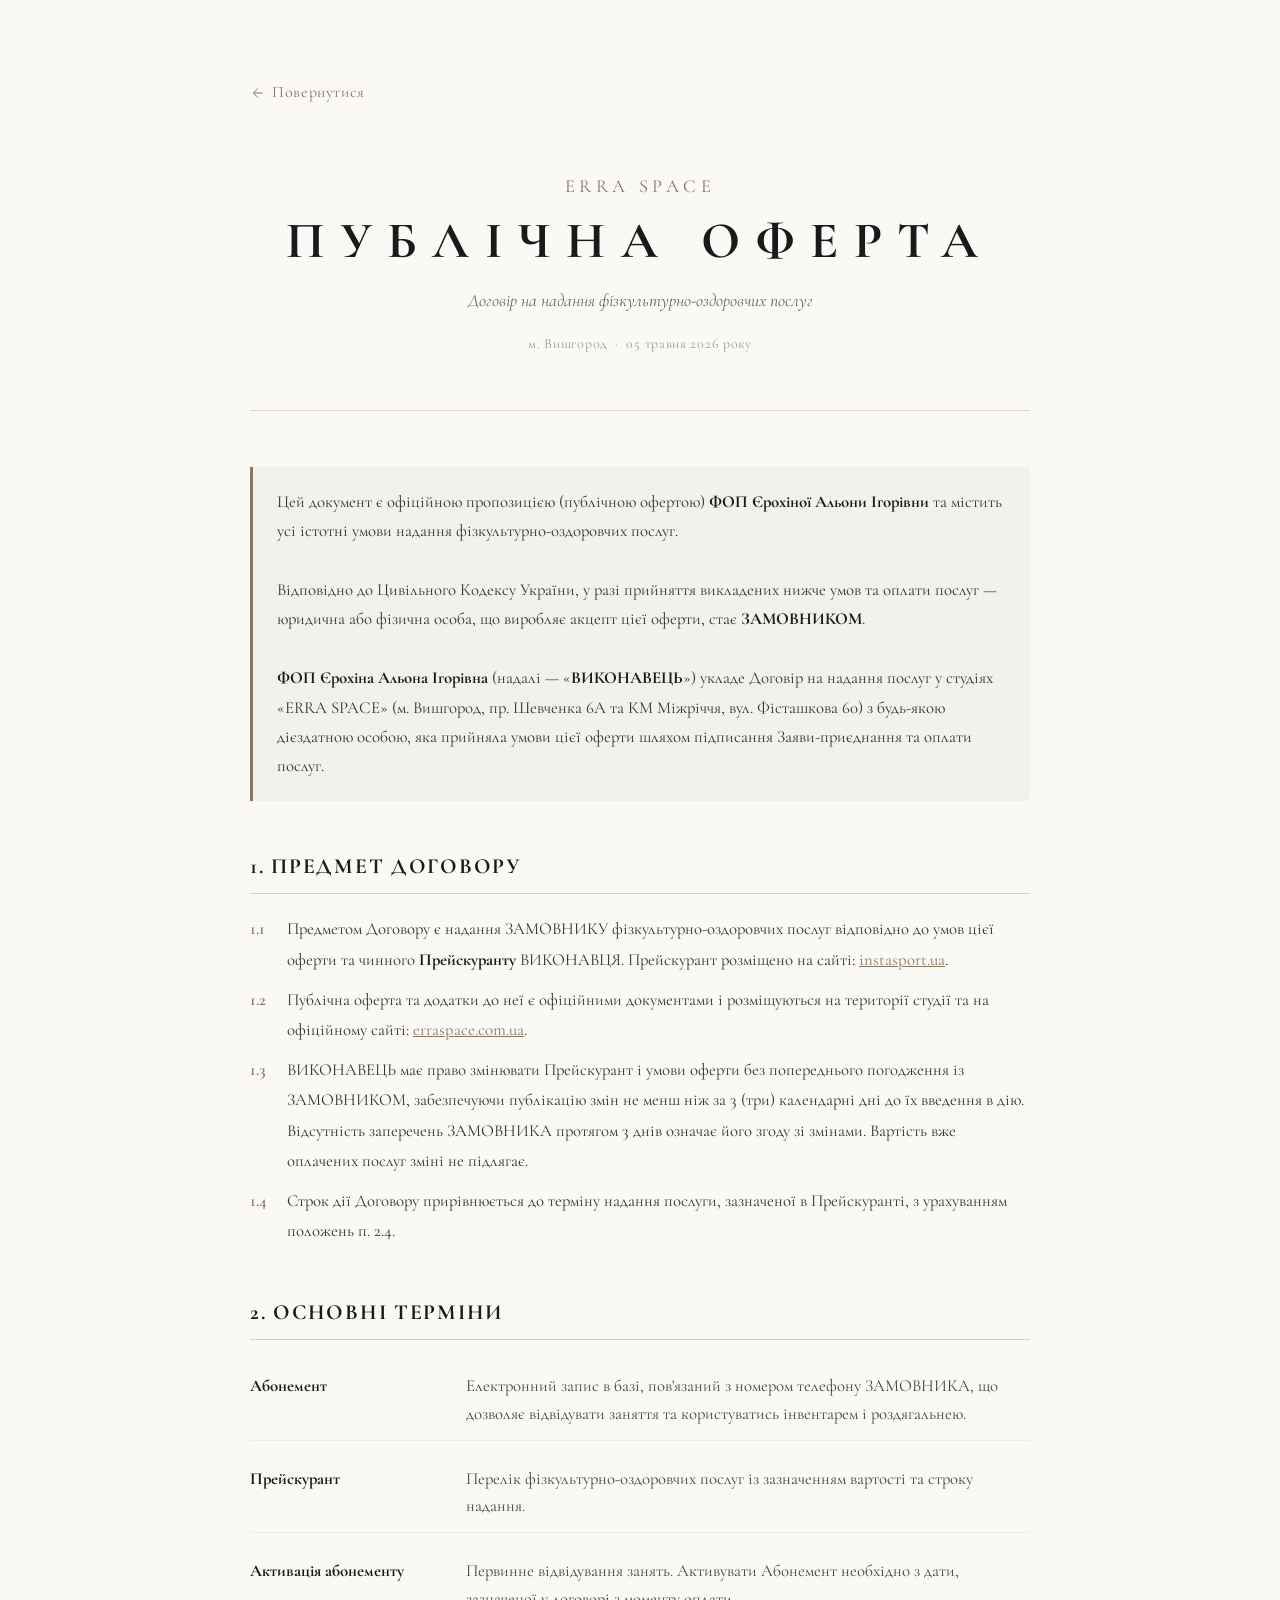
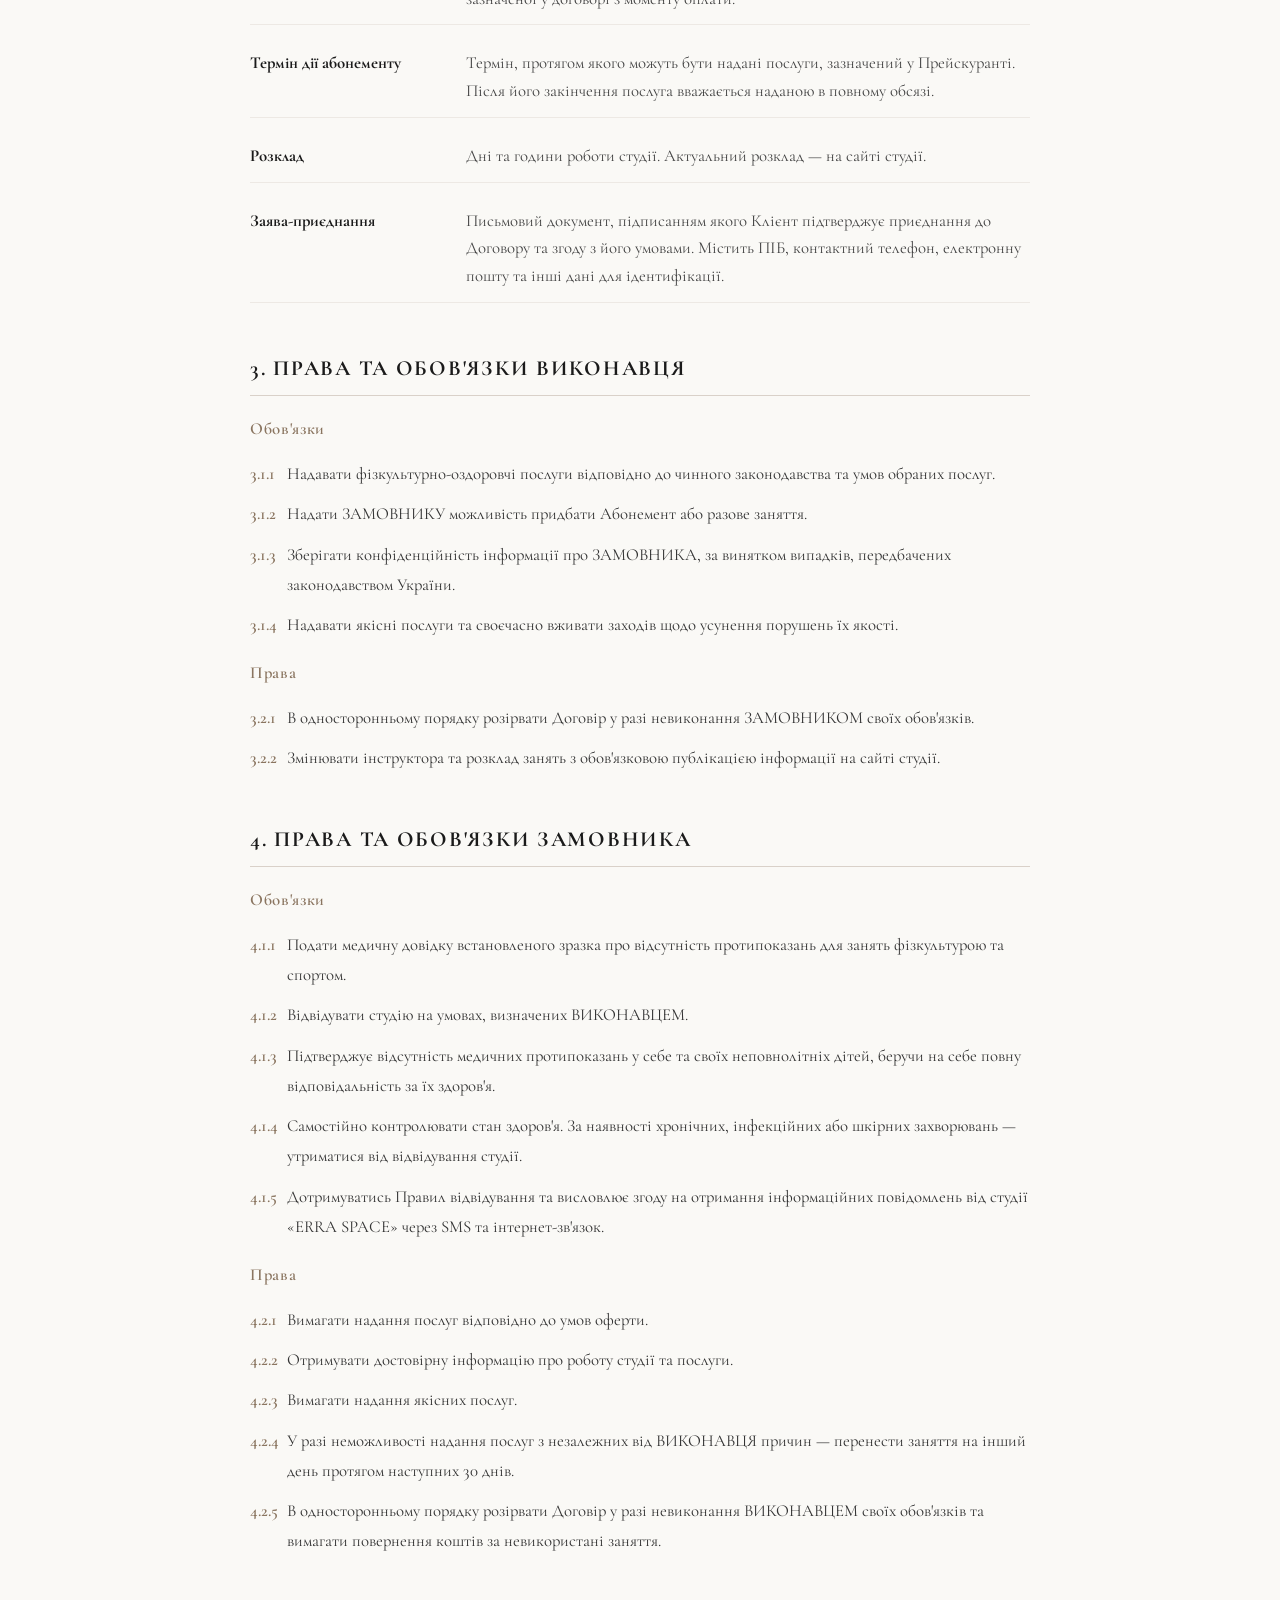
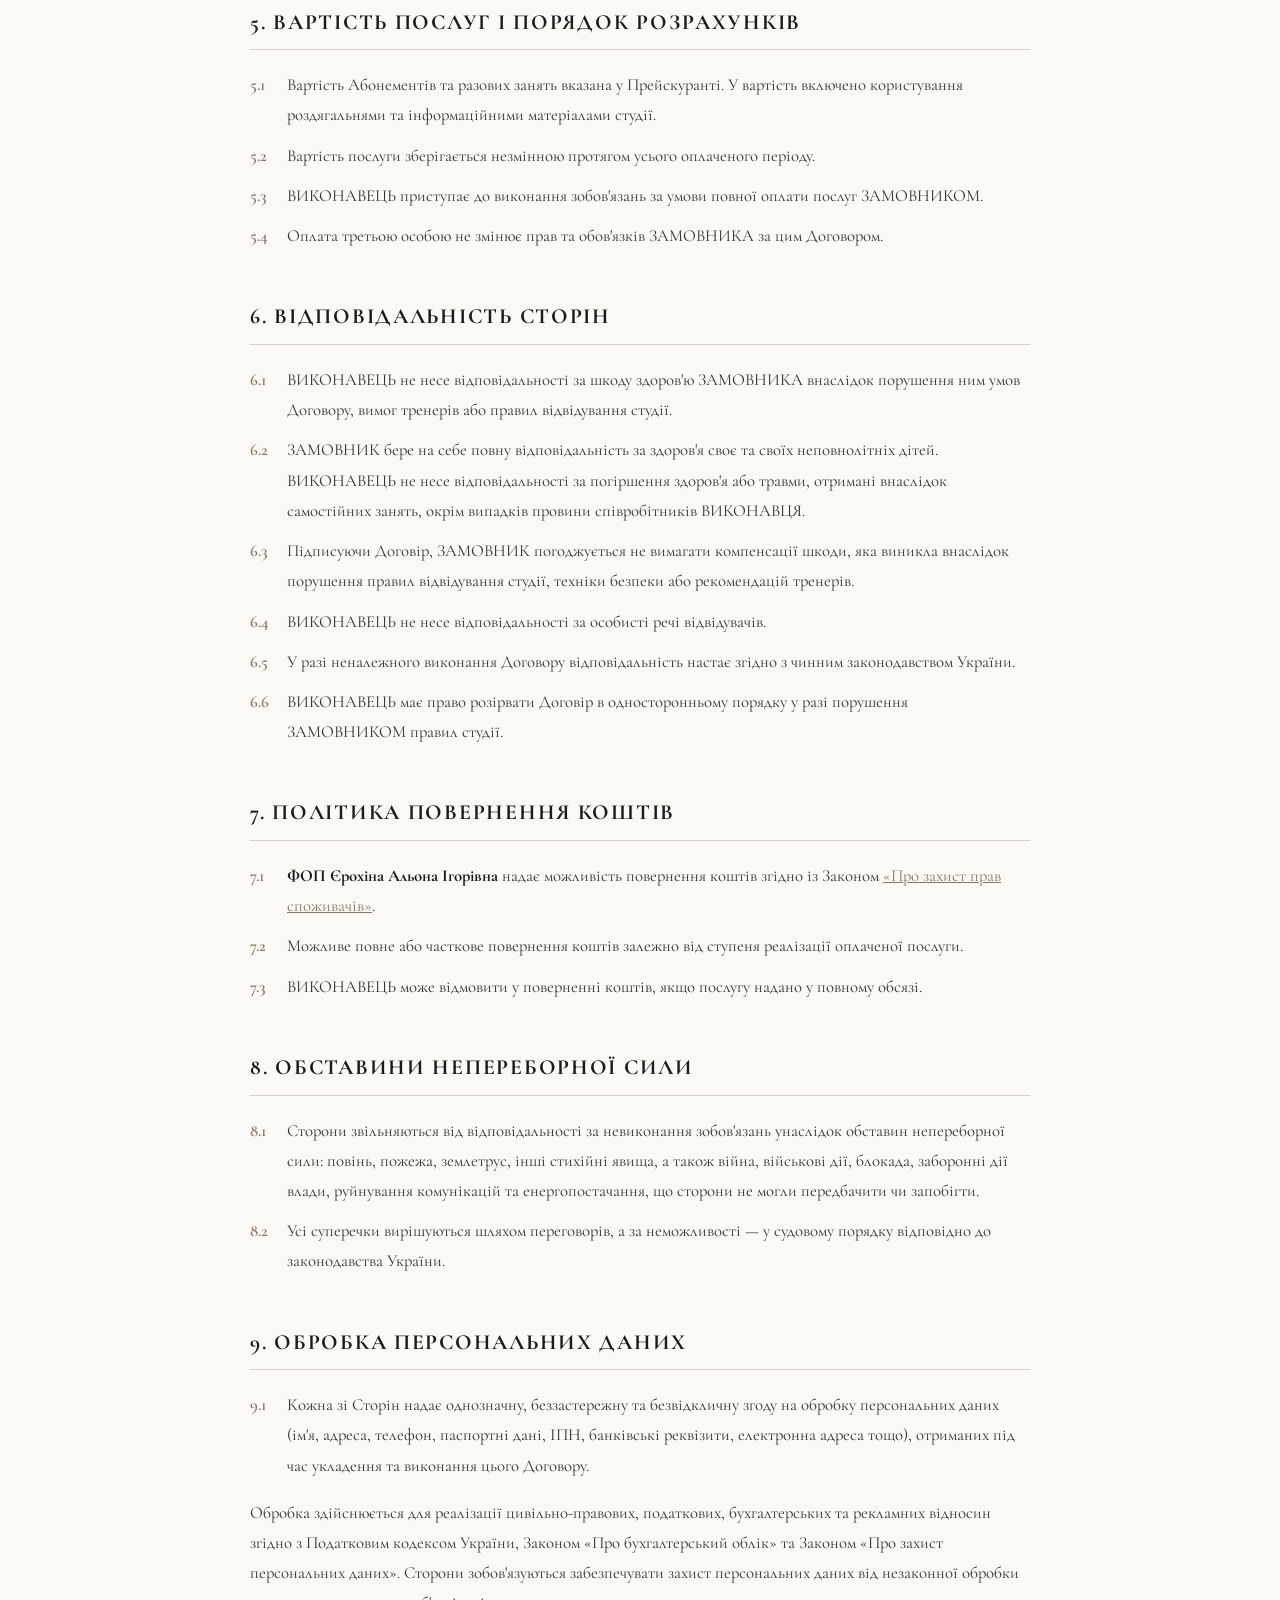
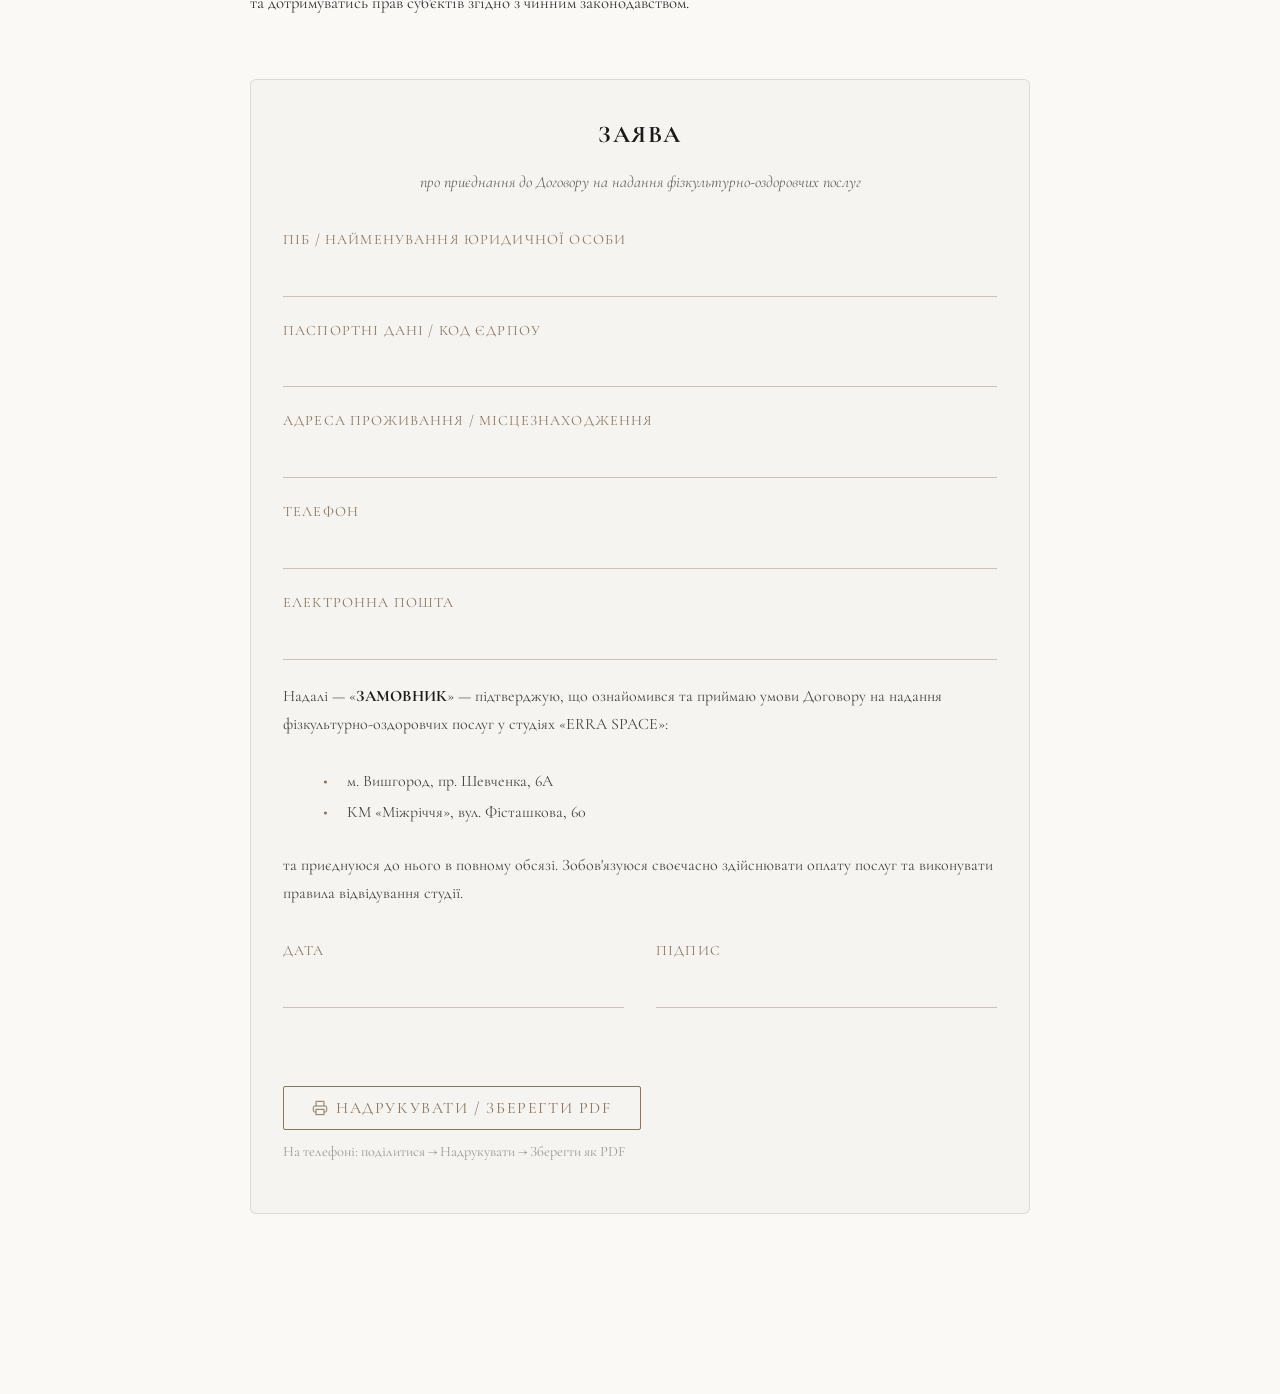
<file: oferta.html>
<!DOCTYPE html>
<html lang="uk">
<head>
  <meta charset="UTF-8">
  <meta name="viewport" content="width=device-width, initial-scale=1">
  <title>Публічна оферта — ERRA SPACE</title>
  <meta name="description" content="Публічна оферта студії йоги та фітнесу ERRA SPACE. Договір на надання фізкультурно-оздоровчих послуг.">
  <link rel="canonical" href="https://erraspace.ua/oferta">
  <link rel="stylesheet" href="style.css">
  <link rel="preconnect" href="https://fonts.googleapis.com">
  <link rel="preconnect" href="https://fonts.gstatic.com" crossorigin>
  <link href="https://fonts.googleapis.com/css2?family=Cormorant+Garamond:ital,wght@0,400;0,600;0,700;1,400&display=swap" rel="stylesheet">

  <style>
    /* ── Page shell ── */
    body { background: var(--bg, #faf9f6); color: var(--text, #1a1a1a); }

    .oferta-wrap {
      max-width: 780px;
      margin: 0 auto;
      padding: 60px 32px 100px;
    }

    /* ── Back link ── */
    .back-link {
      display: inline-flex;
      align-items: center;
      gap: 6px;
      font-family: 'Cormorant Garamond', serif;
      font-size: 1rem;
      color: var(--accent, #8a7560);
      text-decoration: none;
      margin-bottom: 48px;
      letter-spacing: 0.04em;
      transition: opacity .2s;
    }
    .back-link:hover { opacity: .6; }
    .back-link svg { width: 16px; height: 16px; }

    /* ── Hero ── */
    .oferta-hero {
      text-align: center;
      margin-bottom: 56px;
      padding-bottom: 40px;
      border-bottom: 1px solid rgba(138,117,96,.25);
    }
    .oferta-hero .studio-name {
      font-family: 'Cormorant Garamond', serif;
      font-size: clamp(1rem, 3vw, 1.15rem);
      letter-spacing: .25em;
      text-transform: uppercase;
      color: var(--accent, #8a7560);
      margin-bottom: 12px;
    }
    .oferta-hero h1 {
      font-family: 'Cormorant Garamond', serif;
      font-weight: 700;
      font-size: clamp(2rem, 6vw, 3.2rem);
      line-height: 1.1;
      color: var(--text, #1a1a1a);
      margin: 0 0 14px;
    }
    .oferta-hero .subtitle {
      font-family: 'Cormorant Garamond', serif;
      font-style: italic;
      font-size: 1.1rem;
      color: #666;
      margin-bottom: 18px;
    }
    .oferta-hero .meta {
      font-size: .875rem;
      color: #999;
      letter-spacing: .05em;
    }

    /* ── Intro block ── */
    .oferta-intro {
      background: rgba(138,117,96,.06);
      border-left: 3px solid var(--accent, #8a7560);
      padding: 20px 24px;
      border-radius: 0 4px 4px 0;
      margin-bottom: 48px;
      font-family: 'Cormorant Garamond', serif;
      font-size: 1.05rem;
      line-height: 1.75;
      color: #333;
    }

    /* ── Section headings ── */
    .oferta-section {
      margin-bottom: 48px;
    }
    .oferta-section h2 {
      font-family: 'Cormorant Garamond', serif;
      font-weight: 700;
      font-size: 1.35rem;
      letter-spacing: .08em;
      text-transform: uppercase;
      color: var(--text, #1a1a1a);
      margin: 0 0 20px;
      padding-bottom: 10px;
      border-bottom: 1px solid rgba(138,117,96,.3);
    }
    .oferta-section h3 {
      font-family: 'Cormorant Garamond', serif;
      font-weight: 600;
      font-size: 1.05rem;
      color: var(--accent, #8a7560);
      margin: 20px 0 8px;
      letter-spacing: .04em;
    }

    /* ── Body text ── */
    .oferta-section p,
    .oferta-section li {
      font-family: 'Cormorant Garamond', serif;
      font-size: 1.05rem;
      line-height: 1.8;
      color: #333;
      margin-bottom: 10px;
    }
    .oferta-section ol,
    .oferta-section ul {
      padding-left: 0;
      list-style: none;
    }
    .oferta-section ol li {
      padding-left: 2.2em;
      position: relative;
    }
    .oferta-section ol li::before {
      content: attr(data-n);
      position: absolute;
      left: 0;
      color: var(--accent, #8a7560);
      font-weight: 600;
      min-width: 2em;
    }
    .oferta-section ul li {
      padding-left: 1.4em;
      position: relative;
    }
    .oferta-section ul li::before {
      content: "—";
      position: absolute;
      left: 0;
      color: var(--accent, #8a7560);
    }
    strong { font-weight: 700; color: #1a1a1a; }
    a { color: var(--accent, #8a7560); }
    a:hover { opacity: .7; }

    /* ── Term definitions ── */
    .term-block {
      display: grid;
      gap: 12px;
    }
    .term-row {
      display: grid;
      grid-template-columns: 200px 1fr;
      gap: 16px;
      padding: 12px 0;
      border-bottom: 1px solid rgba(138,117,96,.12);
      font-family: 'Cormorant Garamond', serif;
      font-size: 1.05rem;
      line-height: 1.65;
    }
    .term-row .term-name {
      font-weight: 700;
      color: #1a1a1a;
    }
    .term-row .term-def { color: #444; }
    @media (max-width: 560px) {
      .term-row { grid-template-columns: 1fr; gap: 4px; }
    }

    /* ── Statement form ── */
    .statement-block {
      background: rgba(138,117,96,.04);
      border: 1px solid rgba(138,117,96,.2);
      border-radius: 6px;
      padding: 36px 32px;
      margin-top: 60px;
    }
    .statement-block h2 {
      font-family: 'Cormorant Garamond', serif;
      font-weight: 700;
      font-size: 1.5rem;
      text-align: center;
      color: var(--text, #1a1a1a);
      margin: 0 0 6px;
      letter-spacing: .06em;
      text-transform: uppercase;
    }
    .statement-block .stmt-subtitle {
      font-family: 'Cormorant Garamond', serif;
      font-style: italic;
      font-size: 1rem;
      text-align: center;
      color: #666;
      margin-bottom: 32px;
    }
    .field-row {
      margin-bottom: 22px;
    }
    .field-row label {
      display: block;
      font-family: 'Cormorant Garamond', serif;
      font-size: .9rem;
      letter-spacing: .08em;
      text-transform: uppercase;
      color: var(--accent, #8a7560);
      margin-bottom: 6px;
    }
    .field-row .field-line {
      display: block;
      width: 100%;
      border: none;
      border-bottom: 1px solid rgba(138,117,96,.4);
      background: transparent;
      padding: 6px 0;
      font-family: 'Cormorant Garamond', serif;
      font-size: 1.05rem;
      color: #1a1a1a;
      outline: none;
      transition: border-color .2s;
    }
    .field-row .field-line:focus {
      border-bottom-color: var(--accent, #8a7560);
    }
    .stmt-addresses {
      font-family: 'Cormorant Garamond', serif;
      font-size: 1rem;
      line-height: 1.9;
      color: #444;
      margin: 24px 0;
    }
    .stmt-addresses li { list-style: none; padding-left: 1.5em; position: relative; }
    .stmt-addresses li::before { content: "•"; position: absolute; left: 0; color: var(--accent, #8a7560); }
    .stmt-confirm {
      font-family: 'Cormorant Garamond', serif;
      font-size: 1rem;
      line-height: 1.75;
      color: #444;
      margin-bottom: 28px;
    }
    .stmt-sign-row {
      display: grid;
      grid-template-columns: 1fr 1fr;
      gap: 32px;
      margin-top: 32px;
    }
    @media (max-width: 500px) { .stmt-sign-row { grid-template-columns: 1fr; } }

    /* ── Print button ── */
    .print-btn {
      display: inline-flex;
      align-items: center;
      gap: 8px;
      margin-top: 28px;
      padding: 11px 28px;
      background: transparent;
      border: 1px solid var(--accent, #8a7560);
      color: var(--accent, #8a7560);
      font-family: 'Cormorant Garamond', serif;
      font-size: 1rem;
      letter-spacing: .1em;
      text-transform: uppercase;
      cursor: pointer;
      border-radius: 2px;
      transition: background .2s, color .2s;
    }
    .print-btn:hover { background: var(--accent, #8a7560); color: #fff; }

    /* ── Print hint ── */
    .print-hint {
      font-family: 'Cormorant Garamond', serif;
      font-size: .9rem;
      color: #999;
      margin-top: 10px;
    }

    @media print {
      @page { size: A4; margin: 15mm 20mm; }
      .back-link, .print-btn, .print-hint { display: none; }
      .statement-block { border: 1px solid #ccc; }
      .field-row .field-line { border-bottom: 1px solid #999; }
      body { background: white !important; color: #1a1a1a !important; }
      .oferta-wrap { padding: 20px 0; }
    }
  </style>
</head>
<body>

  <div class="oferta-wrap">

    <a href="index.html" class="back-link">
      <svg viewBox="0 0 24 24" fill="none" stroke="currentColor" stroke-width="1.5"><path d="M19 12H5M5 12l7-7M5 12l7 7"/></svg>
      Повернутися
    </a>

    <!-- Hero -->
    <div class="oferta-hero">
      <p class="studio-name">ERRA SPACE</p>
      <h1>Публічна оферта</h1>
      <p class="subtitle">Договір на надання фізкультурно-оздоровчих послуг</p>
      <p class="meta">м. Вишгород &nbsp;·&nbsp; 05 травня 2026 року</p>
    </div>

    <!-- Intro -->
    <div class="oferta-intro">
      Цей документ є офіційною пропозицією (публічною офертою) <strong>ФОП Єрохіної Альони Ігорівни</strong> та містить усі істотні умови надання фізкультурно-оздоровчих послуг.<br><br>
      Відповідно до Цивільного Кодексу України, у разі прийняття викладених нижче умов та оплати послуг — юридична або фізична особа, що виробляє акцепт цієї оферти, стає <strong>ЗАМОВНИКОМ</strong>.<br><br>
      <strong>ФОП Єрохіна Альона Ігорівна</strong> (надалі — «<strong>ВИКОНАВЕЦЬ</strong>») укладе Договір на надання послуг у студіях «ERRA SPACE» (м. Вишгород, пр. Шевченка 6А та КМ Міжріччя, вул. Фісташкова 60) з будь-якою дієздатною особою, яка прийняла умови цієї оферти шляхом підписання Заяви-приєднання та оплати послуг.
    </div>

    <!-- 1. Предмет -->
    <div class="oferta-section">
      <h2>1. Предмет договору</h2>
      <ol>
        <li data-n="1.1">Предметом Договору є надання ЗАМОВНИКУ фізкультурно-оздоровчих послуг відповідно до умов цієї оферти та чинного <strong>Прейскуранту</strong> ВИКОНАВЦЯ. Прейскурант розміщено на сайті: <a href="https://instasport.ua/uk/club/erraspacevy/subscription" target="_blank" rel="noopener">instasport.ua</a>.</li>
        <li data-n="1.2">Публічна оферта та додатки до неї є офіційними документами і розміщуються на території студії та на офіційному сайті: <a href="https://erraspace.com.ua/" target="_blank" rel="noopener">erraspace.com.ua</a>.</li>
        <li data-n="1.3">ВИКОНАВЕЦЬ має право змінювати Прейскурант і умови оферти без попереднього погодження із ЗАМОВНИКОМ, забезпечуючи публікацію змін не менш ніж за 3 (три) календарні дні до їх введення в дію. Відсутність заперечень ЗАМОВНИКА протягом 3 днів означає його згоду зі змінами. Вартість вже оплачених послуг зміні не підлягає.</li>
        <li data-n="1.4">Строк дії Договору прирівнюється до терміну надання послуги, зазначеної в Прейскуранті, з урахуванням положень п. 2.4.</li>
      </ol>
    </div>

    <!-- 2. Терміни -->
    <div class="oferta-section">
      <h2>2. Основні терміни</h2>
      <div class="term-block">
        <div class="term-row">
          <span class="term-name">Абонемент</span>
          <span class="term-def">Електронний запис в базі, пов'язаний з номером телефону ЗАМОВНИКА, що дозволяє відвідувати заняття та користуватись інвентарем і роздягальнею.</span>
        </div>
        <div class="term-row">
          <span class="term-name">Прейскурант</span>
          <span class="term-def">Перелік фізкультурно-оздоровчих послуг із зазначенням вартості та строку надання.</span>
        </div>
        <div class="term-row">
          <span class="term-name">Активація абонементу</span>
          <span class="term-def">Первинне відвідування занять. Активувати Абонемент необхідно з дати, зазначеної у договорі з моменту оплати.</span>
        </div>
        <div class="term-row">
          <span class="term-name">Термін дії абонементу</span>
          <span class="term-def">Термін, протягом якого можуть бути надані послуги, зазначений у Прейскуранті. Після його закінчення послуга вважається наданою в повному обсязі.</span>
        </div>
        <div class="term-row">
          <span class="term-name">Розклад</span>
          <span class="term-def">Дні та години роботи студії. Актуальний розклад — на сайті студії.</span>
        </div>
        <div class="term-row">
          <span class="term-name">Заява-приєднання</span>
          <span class="term-def">Письмовий документ, підписанням якого Клієнт підтверджує приєднання до Договору та згоду з його умовами. Містить ПІБ, контактний телефон, електронну пошту та інші дані для ідентифікації.</span>
        </div>
      </div>
    </div>

    <!-- 3. Права ВИКОНАВЦЯ -->
    <div class="oferta-section">
      <h2>3. Права та обов'язки Виконавця</h2>
      <h3>Обов'язки</h3>
      <ol>
        <li data-n="3.1.1">Надавати фізкультурно-оздоровчі послуги відповідно до чинного законодавства та умов обраних послуг.</li>
        <li data-n="3.1.2">Надати ЗАМОВНИКУ можливість придбати Абонемент або разове заняття.</li>
        <li data-n="3.1.3">Зберігати конфіденційність інформації про ЗАМОВНИКА, за винятком випадків, передбачених законодавством України.</li>
        <li data-n="3.1.4">Надавати якісні послуги та своєчасно вживати заходів щодо усунення порушень їх якості.</li>
      </ol>
      <h3>Права</h3>
      <ol>
        <li data-n="3.2.1">В односторонньому порядку розірвати Договір у разі невиконання ЗАМОВНИКОМ своїх обов'язків.</li>
        <li data-n="3.2.2">Змінювати інструктора та розклад занять з обов'язковою публікацією інформації на сайті студії.</li>
      </ol>
    </div>

    <!-- 4. Права ЗАМОВНИКА -->
    <div class="oferta-section">
      <h2>4. Права та обов'язки Замовника</h2>
      <h3>Обов'язки</h3>
      <ol>
        <li data-n="4.1.1">Подати медичну довідку встановленого зразка про відсутність протипоказань для занять фізкультурою та спортом.</li>
        <li data-n="4.1.2">Відвідувати студію на умовах, визначених ВИКОНАВЦЕМ.</li>
        <li data-n="4.1.3">Підтверджує відсутність медичних протипоказань у себе та своїх неповнолітніх дітей, беручи на себе повну відповідальність за їх здоров'я.</li>
        <li data-n="4.1.4">Самостійно контролювати стан здоров'я. За наявності хронічних, інфекційних або шкірних захворювань — утриматися від відвідування студії.</li>
        <li data-n="4.1.5">Дотримуватись Правил відвідування та висловлює згоду на отримання інформаційних повідомлень від студії «ERRA SPACE» через SMS та інтернет-зв'язок.</li>
      </ol>
      <h3>Права</h3>
      <ol>
        <li data-n="4.2.1">Вимагати надання послуг відповідно до умов оферти.</li>
        <li data-n="4.2.2">Отримувати достовірну інформацію про роботу студії та послуги.</li>
        <li data-n="4.2.3">Вимагати надання якісних послуг.</li>
        <li data-n="4.2.4">У разі неможливості надання послуг з незалежних від ВИКОНАВЦЯ причин — перенести заняття на інший день протягом наступних 30 днів.</li>
        <li data-n="4.2.5">В односторонньому порядку розірвати Договір у разі невиконання ВИКОНАВЦЕМ своїх обов'язків та вимагати повернення коштів за невикористані заняття.</li>
      </ol>
    </div>

    <!-- 5. Вартість -->
    <div class="oferta-section">
      <h2>5. Вартість послуг і порядок розрахунків</h2>
      <ol>
        <li data-n="5.1">Вартість Абонементів та разових занять вказана у Прейскуранті. У вартість включено користування роздягальнями та інформаційними матеріалами студії.</li>
        <li data-n="5.2">Вартість послуги зберігається незмінною протягом усього оплаченого періоду.</li>
        <li data-n="5.3">ВИКОНАВЕЦЬ приступає до виконання зобов'язань за умови повної оплати послуг ЗАМОВНИКОМ.</li>
        <li data-n="5.4">Оплата третьою особою не змінює прав та обов'язків ЗАМОВНИКА за цим Договором.</li>
      </ol>
    </div>

    <!-- 6. Відповідальність -->
    <div class="oferta-section">
      <h2>6. Відповідальність сторін</h2>
      <ol>
        <li data-n="6.1">ВИКОНАВЕЦЬ не несе відповідальності за шкоду здоров'ю ЗАМОВНИКА внаслідок порушення ним умов Договору, вимог тренерів або правил відвідування студії.</li>
        <li data-n="6.2">ЗАМОВНИК бере на себе повну відповідальність за здоров'я своє та своїх неповнолітніх дітей. ВИКОНАВЕЦЬ не несе відповідальності за погіршення здоров'я або травми, отримані внаслідок самостійних занять, окрім випадків провини співробітників ВИКОНАВЦЯ.</li>
        <li data-n="6.3">Підписуючи Договір, ЗАМОВНИК погоджується не вимагати компенсації шкоди, яка виникла внаслідок порушення правил відвідування студії, техніки безпеки або рекомендацій тренерів.</li>
        <li data-n="6.4">ВИКОНАВЕЦЬ не несе відповідальності за особисті речі відвідувачів.</li>
        <li data-n="6.5">У разі неналежного виконання Договору відповідальність настає згідно з чинним законодавством України.</li>
        <li data-n="6.6">ВИКОНАВЕЦЬ має право розірвати Договір в односторонньому порядку у разі порушення ЗАМОВНИКОМ правил студії.</li>
      </ol>
    </div>

    <!-- 7. Повернення -->
    <div class="oferta-section">
      <h2>7. Політика повернення коштів</h2>
      <ol>
        <li data-n="7.1"><strong>ФОП Єрохіна Альона Ігорівна</strong> надає можливість повернення коштів згідно із Законом <a href="http://zakon2.rada.gov.ua/laws/show/1023-12" target="_blank" rel="noopener">«Про захист прав споживачів»</a>.</li>
        <li data-n="7.2">Можливе повне або часткове повернення коштів залежно від ступеня реалізації оплаченої послуги.</li>
        <li data-n="7.3">ВИКОНАВЕЦЬ може відмовити у поверненні коштів, якщо послугу надано у повному обсязі.</li>
      </ol>
    </div>

    <!-- 8. Форс-мажор -->
    <div class="oferta-section">
      <h2>8. Обставини непереборної сили</h2>
      <ol>
        <li data-n="8.1">Сторони звільняються від відповідальності за невиконання зобов'язань унаслідок обставин непереборної сили: повінь, пожежа, землетрус, інші стихійні явища, а також війна, військові дії, блокада, заборонні дії влади, руйнування комунікацій та енергопостачання, що сторони не могли передбачити чи запобігти.</li>
        <li data-n="8.2">Усі суперечки вирішуються шляхом переговорів, а за неможливості — у судовому порядку відповідно до законодавства України.</li>
      </ol>
    </div>

    <!-- 9. Персональні дані -->
    <div class="oferta-section">
      <h2>9. Обробка персональних даних</h2>
      <ol>
        <li data-n="9.1">Кожна зі Сторін надає однозначну, беззастережну та безвідкличну згоду на обробку персональних даних (ім'я, адреса, телефон, паспортні дані, ІПН, банківські реквізити, електронна адреса тощо), отриманих під час укладення та виконання цього Договору.</li>
      </ol>
      <p>Обробка здійснюється для реалізації цивільно-правових, податкових, бухгалтерських та рекламних відносин згідно з Податковим кодексом України, Законом «Про бухгалтерський облік» та Законом «Про захист персональних даних». Сторони зобов'язуються забезпечувати захист персональних даних від незаконної обробки та дотримуватись прав суб'єктів згідно з чинним законодавством.</p>
    </div>

    <!-- Заява -->
    <div class="statement-block">
      <h2>Заява</h2>
      <p class="stmt-subtitle">про приєднання до Договору на надання фізкультурно-оздоровчих послуг</p>

      <div class="field-row">
        <label>ПІБ / найменування юридичної особи</label>
        <span class="field-line" contenteditable="true" role="textbox" aria-label="ПІБ">&nbsp;</span>
      </div>
      <div class="field-row">
        <label>Паспортні дані / код ЄДРПОУ</label>
        <span class="field-line" contenteditable="true" role="textbox" aria-label="Паспортні дані">&nbsp;</span>
      </div>
      <div class="field-row">
        <label>Адреса проживання / місцезнаходження</label>
        <span class="field-line" contenteditable="true" role="textbox" aria-label="Адреса">&nbsp;</span>
      </div>
      <div class="field-row">
        <label>Телефон</label>
        <span class="field-line" contenteditable="true" role="textbox" aria-label="Телефон">&nbsp;</span>
      </div>
      <div class="field-row">
        <label>Електронна пошта</label>
        <span class="field-line" contenteditable="true" role="textbox" aria-label="Email">&nbsp;</span>
      </div>

      <p class="stmt-confirm">
        Надалі — «<strong>ЗАМОВНИК</strong>» — підтверджую, що ознайомився та приймаю умови Договору на надання фізкультурно-оздоровчих послуг у студіях «ERRA SPACE»:
      </p>
      <ul class="stmt-addresses">
        <li>м. Вишгород, пр. Шевченка, 6А</li>
        <li>КМ «Міжріччя», вул. Фісташкова, 60</li>
      </ul>
      <p class="stmt-confirm">та приєднуюся до нього в повному обсязі. Зобов'язуюся своєчасно здійснювати оплату послуг та виконувати правила відвідування студії.</p>

      <div class="stmt-sign-row">
        <div class="field-row">
          <label>Дата</label>
          <span class="field-line" contenteditable="true" role="textbox" aria-label="Дата">&nbsp;</span>
        </div>
        <div class="field-row">
          <label>Підпис</label>
          <span class="field-line" contenteditable="true" role="textbox" aria-label="Підпис">&nbsp;</span>
        </div>
      </div>

      <div style="display:flex; gap:12px; flex-wrap:wrap; margin-top:28px;">
        <button class="print-btn" onclick="window.print()">
          <svg width="16" height="16" viewBox="0 0 24 24" fill="none" stroke="currentColor" stroke-width="1.5"><path d="M6 9V2h12v7M6 18H4a2 2 0 0 1-2-2v-5a2 2 0 0 1 2-2h16a2 2 0 0 1 2 2v5a2 2 0 0 1-2 2h-2"/><rect x="6" y="14" width="12" height="8"/></svg>
          Надрукувати / Зберегти PDF
        </button>
      </div>
      <p class="print-hint">На телефоні: поділитися → Надрукувати → Зберегти як PDF</p>

    </div>

  </div><!-- /oferta-wrap -->

  <!-- Google tag (gtag.js) -->
  <script async src="https://www.googletagmanager.com/gtag/js?id=G-YPHN8R7NDH"></script>
  <script>
    window.dataLayer = window.dataLayer || [];
    function gtag(){dataLayer.push(arguments);}
    gtag('js', new Date());
    gtag('config', 'G-YPHN8R7NDH');
  </script>

  <script>
  function downloadPDF() {
    window.print();
  }
  </script>

</body>
</html>
</file>
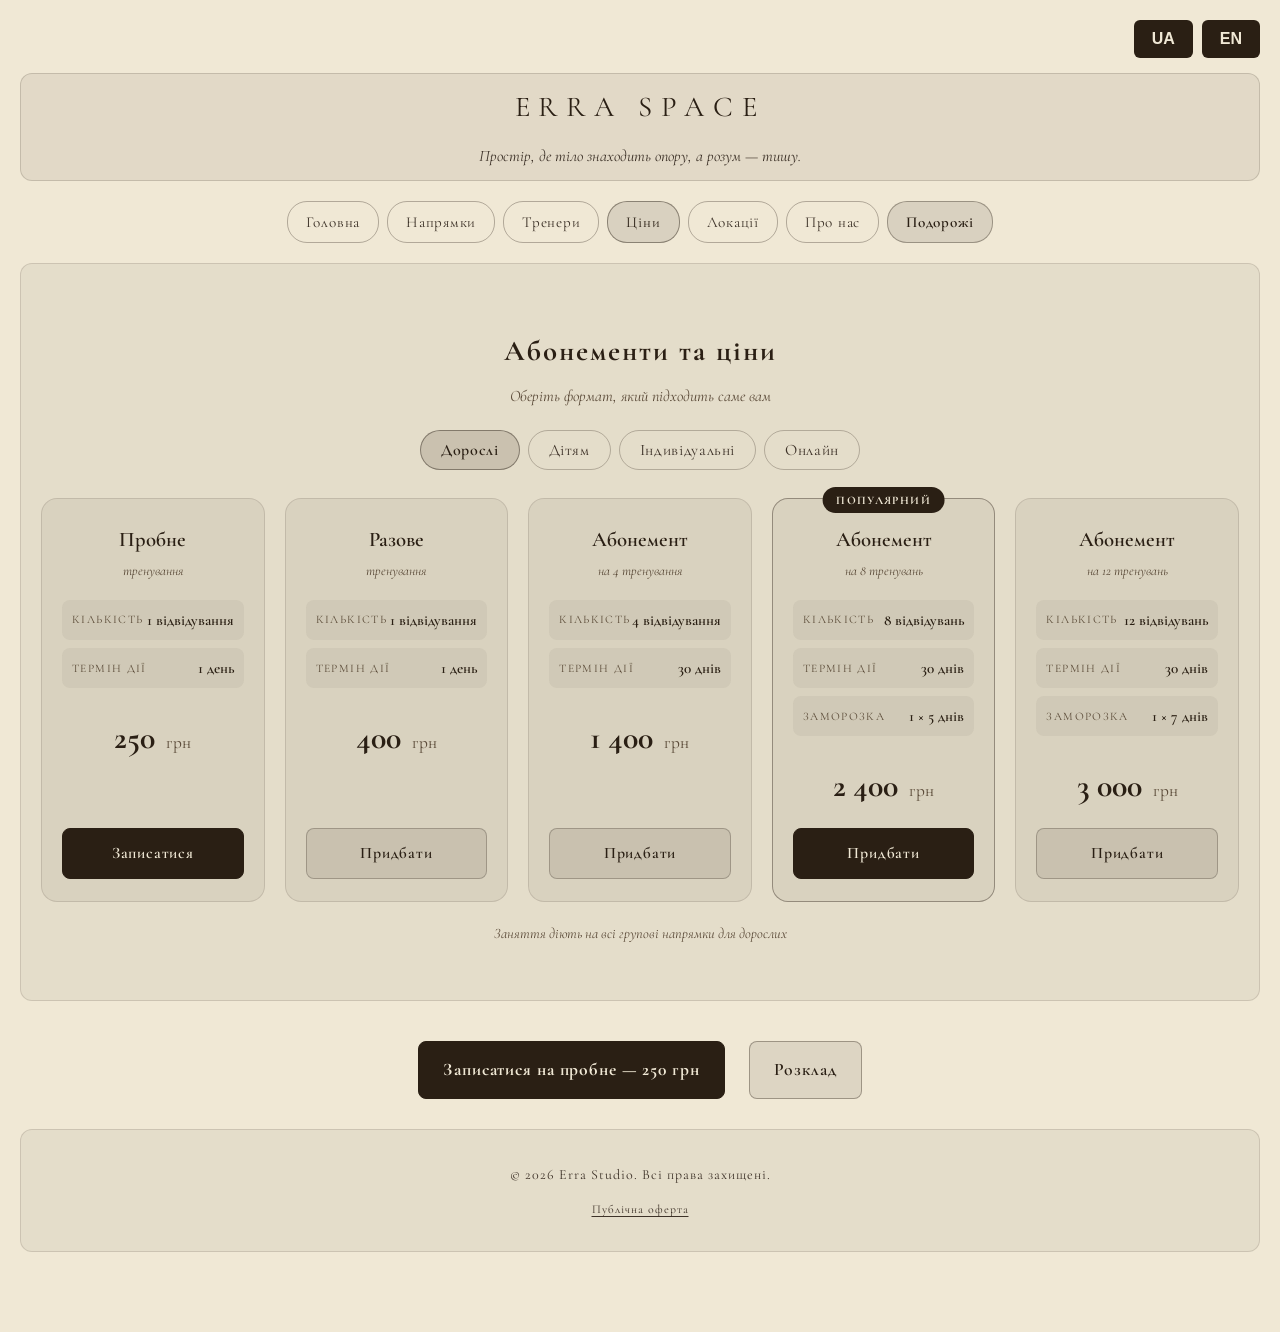
<file: prices.html>
<!DOCTYPE html>
<html lang="uk">
<head>
  <meta charset="UTF-8">
  <meta name="viewport" content="width=device-width, initial-scale=1">
  <title>Ціни — ERRA SPACE</title>
  <meta name="description" content="Абонементи та ціни ERRA SPACE: йога, пілатес, флай-йога, дитячі заняття, індивідуальні тренування.">
  <link rel="stylesheet" href="style.css">
  <script src="script.js" defer></script>
  <link rel="preconnect" href="https://fonts.googleapis.com">
  <link rel="preconnect" href="https://fonts.gstatic.com" crossorigin>
  <link href="https://fonts.googleapis.com/css2?family=Cormorant+Garamond:wght@400;600;700&display=swap" rel="stylesheet">
  <style>
    .price-tabs {
      display: flex;
      flex-wrap: wrap;
      justify-content: center;
      gap: 8px;
      margin-bottom: 28px;
    }
    .price-tab {
      padding: 9px 20px;
      border-radius: 20px;
      border: 1px solid rgba(61,50,40,0.3);
      background: transparent;
      color: #3d3228;
      font-family: 'Cormorant Garamond', serif;
      font-size: 1rem;
      cursor: pointer;
      transition: all 0.25s;
      letter-spacing: 0.04em;
    }
    .price-tab:hover { background: rgba(61,50,40,0.1); color: #2a1f14; }
    .price-tab.active {
      background: rgba(61,50,40,0.16);
      border-color: rgba(61,50,40,0.5);
      color: #2a1f14;
      font-weight: 600;
    }
    .price-panel { display: none; }
    .price-panel.active { display: block; }
    .price-grid {
      display: grid;
      grid-template-columns: repeat(auto-fit, minmax(220px, 1fr));
      gap: 20px;
      margin-top: 8px;
    }
    .price-card {
      background: rgba(61,50,40,0.06);
      border: 1px solid rgba(61,50,40,0.15);
      border-radius: 16px;
      padding: 24px 20px 22px;
      display: flex;
      flex-direction: column;
      transition: background 0.3s;
      position: relative;
    }
    .price-card:hover { background: rgba(61,50,40,0.1); }
    .price-card.popular { border-color: rgba(61,50,40,0.45); }
    .price-badge {
      position: absolute;
      top: -12px;
      left: 50%;
      transform: translateX(-50%);
      background: #2a1f14;
      color: #F0E8D5;
      font-size: 0.72rem;
      font-weight: 700;
      letter-spacing: 0.12em;
      text-transform: uppercase;
      padding: 4px 14px;
      border-radius: 20px;
      white-space: nowrap;
    }
    .price-card-name {
      font-size: 1.3rem;
      font-weight: 600;
      color: #2a1f14;
      text-align: center;
      margin-bottom: 4px;
    }
    .price-card-sub {
      font-size: 0.85rem;
      font-style: italic;
      color: #5a4a38;
      text-align: center;
      margin-bottom: 18px;
    }
    .price-details { display: flex; flex-direction: column; gap: 8px; margin-bottom: 20px; }
    .price-detail-row {
      display: flex;
      justify-content: space-between;
      align-items: center;
      padding: 8px 10px;
      background: rgba(61,50,40,0.06);
      border-radius: 8px;
    }
    .price-detail-label {
      font-size: 0.72rem;
      letter-spacing: 0.12em;
      text-transform: uppercase;
      color: #5a4a38;
    }
    .price-detail-value {
      font-size: 0.95rem;
      color: #2a1f14;
      font-weight: 600;
    }
    .price-amount {
      font-size: 2rem;
      font-weight: 700;
      color: #2a1f14;
      text-align: center;
      margin: 4px 0 16px;
    }
    .price-amount span {
      font-size: 1.1rem;
      font-weight: 400;
      color: #5a4a38;
      margin-left: 4px;
    }
    .price-btn {
      display: block;
      text-align: center;
      padding: 12px 16px;
      background: rgba(61,50,40,0.1);
      border: 1px solid rgba(61,50,40,0.3);
      border-radius: 8px;
      color: #2a1f14;
      text-decoration: none;
      font-family: 'Cormorant Garamond', serif;
      font-size: 1rem;
      font-weight: 600;
      letter-spacing: 0.05em;
      transition: all 0.25s;
      margin-top: auto;
    }
    .price-btn:hover { background: rgba(61,50,40,0.18); border-color: rgba(61,50,40,0.5); }
    .price-btn.primary { background: #2a1f14; color: #F0E8D5; border-color: #2a1f14; }
    .price-btn.primary:hover { background: #4a3828; }
    .price-note {
      font-size: 0.9rem;
      font-style: italic;
      color: #5a4a38;
      text-align: center;
      margin-top: 20px;
    }
    @media (max-width: 480px) {
      .price-tab { font-size: 0.85rem; padding: 8px 12px; }
      .price-grid { grid-template-columns: 1fr; gap: 16px; }
      .price-card-name { font-size: 1.15rem; }
      .price-amount { font-size: 1.7rem; }
    }
  </style>
</head>
<body>

  <div class="lang-switch">
    <button onclick="setLanguage('ua')">UA</button>
    <button onclick="setLanguage('en')">EN</button>
  </div>

  <header>
    <h1><a href="index.html" style="color:inherit;text-decoration:none;">ERRA SPACE</a></h1>
    <p class="hero-text" id="subtitle">Простір, де тіло знаходить опору, а розум — тишу.</p>
  </header>

  <nav class="page-nav">
    <a href="index.html"     class="page-nav-link" id="nav-home">Головна</a>
    <a href="classes.html"   class="page-nav-link" id="nav-classes">Напрямки</a>
    <a href="trainers.html"  class="page-nav-link" id="nav-trainers">Тренери</a>
    <a href="prices.html"    class="page-nav-link active" id="nav-prices">Ціни</a>
    <a href="locations.html" class="page-nav-link" id="nav-locations">Локації</a>
    <a href="about.html"     class="page-nav-link" id="nav-about">Про нас</a>
    <a href="travel.html" class="page-nav-link travel" id="nav-travel">Подорожі</a>
  </nav>

  <main>
    <section>
      <h2 id="prices-title">Абонементи та ціни</h2>
      <p class="section-subtitle" id="prices-subtitle">Оберіть формат, який підходить саме вам</p>

      <div class="price-tabs">
        <button class="price-tab active" id="tab-adults-btn" onclick="showTab('adults', this)">Дорослі</button>
        <button class="price-tab" id="tab-kids-btn"    onclick="showTab('kids', this)">Дітям</button>
        <button class="price-tab" id="tab-private-btn" onclick="showTab('private', this)">Індивідуальні</button>
        <button class="price-tab" id="tab-online-btn"  onclick="showTab('online', this)">Онлайн</button>
      </div>

      <!-- ═══ ДОРОСЛІ ═══ -->
      <div class="price-panel active" id="tab-adults">
        <div class="price-grid">

          <div class="price-card">
            <div class="price-card-name" id="trial-name">Пробне</div>
            <div class="price-card-sub"  id="trial-sub">тренування</div>
            <div class="price-details">
              <div class="price-detail-row">
                <span class="price-detail-label" id="trial-lbl-count">Кількість</span>
                <span class="price-detail-value"  id="trial-val-count">1 відвідування</span>
              </div>
              <div class="price-detail-row">
                <span class="price-detail-label" id="trial-lbl-term">Термін дії</span>
                <span class="price-detail-value"  id="trial-val-term">1 день</span>
              </div>
            </div>
            <div class="price-amount">250 <span>грн</span></div>
            <a href="https://instasport.ua/uk/portal/erraspace?utm_source=site&utm_medium=prices&utm_content=trial"
               target="_blank" class="price-btn primary" id="trial-btn">Записатися</a>
          </div>

          <div class="price-card">
            <div class="price-card-name" id="single-name">Разове</div>
            <div class="price-card-sub"  id="single-sub">тренування</div>
            <div class="price-details">
              <div class="price-detail-row">
                <span class="price-detail-label" id="single-lbl-count">Кількість</span>
                <span class="price-detail-value"  id="single-val-count">1 відвідування</span>
              </div>
              <div class="price-detail-row">
                <span class="price-detail-label" id="single-lbl-term">Термін дії</span>
                <span class="price-detail-value"  id="single-val-term">1 день</span>
              </div>
            </div>
            <div class="price-amount">400 <span>грн</span></div>
            <a href="https://instasport.ua/uk/portal/erraspace?utm_source=site&utm_medium=prices&utm_content=single"
               target="_blank" class="price-btn" id="single-btn">Придбати</a>
          </div>

          <div class="price-card">
            <div class="price-card-name" id="sub4-name">Абонемент</div>
            <div class="price-card-sub"  id="sub4-sub">на 4 тренування</div>
            <div class="price-details">
              <div class="price-detail-row">
                <span class="price-detail-label" id="sub4-lbl-count">Кількість</span>
                <span class="price-detail-value"  id="sub4-val-count">4 відвідування</span>
              </div>
              <div class="price-detail-row">
                <span class="price-detail-label" id="sub4-lbl-term">Термін дії</span>
                <span class="price-detail-value"  id="sub4-val-term">30 днів</span>
              </div>
            </div>
            <div class="price-amount">1 400 <span>грн</span></div>
            <a href="https://instasport.ua/uk/portal/erraspace?utm_source=site&utm_medium=prices&utm_content=sub4"
               target="_blank" class="price-btn" id="sub4-btn">Придбати</a>
          </div>

          <div class="price-card popular">
            <div class="price-badge" id="badge-popular">Популярний</div>
            <div class="price-card-name" id="sub8-name">Абонемент</div>
            <div class="price-card-sub"  id="sub8-sub">на 8 тренувань</div>
            <div class="price-details">
              <div class="price-detail-row">
                <span class="price-detail-label" id="sub8-lbl-count">Кількість</span>
                <span class="price-detail-value"  id="sub8-val-count">8 відвідувань</span>
              </div>
              <div class="price-detail-row">
                <span class="price-detail-label" id="sub8-lbl-term">Термін дії</span>
                <span class="price-detail-value"  id="sub8-val-term">30 днів</span>
              </div>
              <div class="price-detail-row">
                <span class="price-detail-label" id="sub8-lbl-freeze">Заморозка</span>
                <span class="price-detail-value"  id="sub8-val-freeze">1 × 5 днів</span>
              </div>
            </div>
            <div class="price-amount">2 400 <span>грн</span></div>
            <a href="https://instasport.ua/uk/portal/erraspace?utm_source=site&utm_medium=prices&utm_content=sub8"
               target="_blank" class="price-btn primary" id="sub8-btn">Придбати</a>
          </div>

          <div class="price-card">
            <div class="price-card-name" id="sub12-name">Абонемент</div>
            <div class="price-card-sub"  id="sub12-sub">на 12 тренувань</div>
            <div class="price-details">
              <div class="price-detail-row">
                <span class="price-detail-label" id="sub12-lbl-count">Кількість</span>
                <span class="price-detail-value"  id="sub12-val-count">12 відвідувань</span>
              </div>
              <div class="price-detail-row">
                <span class="price-detail-label" id="sub12-lbl-term">Термін дії</span>
                <span class="price-detail-value"  id="sub12-val-term">30 днів</span>
              </div>
              <div class="price-detail-row">
                <span class="price-detail-label" id="sub12-lbl-freeze">Заморозка</span>
                <span class="price-detail-value"  id="sub12-val-freeze">1 × 7 днів</span>
              </div>
            </div>
            <div class="price-amount">3 000 <span>грн</span></div>
            <a href="https://instasport.ua/uk/portal/erraspace?utm_source=site&utm_medium=prices&utm_content=sub12"
               target="_blank" class="price-btn" id="sub12-btn">Придбати</a>
          </div>

        </div>
        <p class="price-note" id="adults-note">Заняття діють на всі групові напрямки для дорослих</p>
      </div>

      <!-- ═══ ДІТЯМ ═══ -->
      <div class="price-panel" id="tab-kids">
        <div class="price-grid">

          <div class="price-card">
            <div class="price-card-name" id="kids-trial-name">Fly Kids</div>
            <div class="price-card-sub"  id="kids-trial-sub">Пробне</div>
            <div class="price-details">
              <div class="price-detail-row">
                <span class="price-detail-label" id="kids-trial-lbl-count">Кількість</span>
                <span class="price-detail-value"  id="kids-trial-val-count">1 відвідування</span>
              </div>
              <div class="price-detail-row">
                <span class="price-detail-label" id="kids-trial-lbl-term">Термін дії</span>
                <span class="price-detail-value"  id="kids-trial-val-term">1 день</span>
              </div>
            </div>
            <div class="price-amount">250 <span>грн</span></div>
            <a href="https://instasport.ua/uk/portal/erraspace?utm_source=site&utm_medium=prices&utm_content=kids-trial"
               target="_blank" class="price-btn primary" id="kids-trial-btn">Записатися</a>
          </div>

          <div class="price-card">
            <div class="price-card-name" id="kids-single-name">Fly Kids</div>
            <div class="price-card-sub"  id="kids-single-sub">Разове</div>
            <div class="price-details">
              <div class="price-detail-row">
                <span class="price-detail-label" id="kids-single-lbl-count">Кількість</span>
                <span class="price-detail-value"  id="kids-single-val-count">1 відвідування</span>
              </div>
              <div class="price-detail-row">
                <span class="price-detail-label" id="kids-single-lbl-term">Термін дії</span>
                <span class="price-detail-value"  id="kids-single-val-term">1 день</span>
              </div>
            </div>
            <div class="price-amount">300 <span>грн</span></div>
            <a href="https://instasport.ua/uk/portal/erraspace?utm_source=site&utm_medium=prices&utm_content=kids-single"
               target="_blank" class="price-btn" id="kids-single-btn">Придбати</a>
          </div>

          <div class="price-card popular">
            <div class="price-badge" id="badge-kids-value">Вигідно</div>
            <div class="price-card-name" id="kids-unlim-name">Fly Kids</div>
            <div class="price-card-sub"  id="kids-unlim-sub">Безліміт на місяць</div>
            <div class="price-details">
              <div class="price-detail-row">
                <span class="price-detail-label" id="kids-unlim-lbl-count">Кількість</span>
                <span class="price-detail-value"  id="kids-unlim-val-count">Безліміт</span>
              </div>
              <div class="price-detail-row">
                <span class="price-detail-label" id="kids-unlim-lbl-term">Термін дії</span>
                <span class="price-detail-value"  id="kids-unlim-val-term">31 день</span>
              </div>
            </div>
            <div class="price-amount">2 400 <span>грн</span></div>
            <a href="https://instasport.ua/uk/portal/erraspace?utm_source=site&utm_medium=prices&utm_content=kids-unlim"
               target="_blank" class="price-btn primary" id="kids-unlim-btn">Придбати</a>
          </div>

        </div>
        <p class="price-note" id="kids-note">Fly Kids — заняття у гамаках для дітей з тренером Світланою Арнаутовою</p>
      </div>

      <!-- ═══ ІНДИВІДУАЛЬНІ ═══ -->
      <div class="price-panel" id="tab-private">
        <div class="price-grid">

          <div class="price-card">
            <div class="price-card-name" id="priv60m-name">60 хв</div>
            <div class="price-card-sub"  id="priv60m-sub">Майстер</div>
            <div class="price-details">
              <div class="price-detail-row">
                <span class="price-detail-label" id="priv60m-lbl-dur">Тривалість</span>
                <span class="price-detail-value"  id="priv60m-val-dur">60 хвилин</span>
              </div>
              <div class="price-detail-row">
                <span class="price-detail-label" id="priv60m-lbl-trainer">Тренер</span>
                <span class="price-detail-value"  id="priv60m-val-trainer">Майстер</span>
              </div>
            </div>
            <div class="price-amount">700 <span>грн</span></div>
            <a href="https://t.me/ERRA_SPASE?text=Хочу індивідуальне тренування 60хв (Майстер)"
               target="_blank" class="price-btn" id="priv60m-btn">Записатися</a>
          </div>

          <div class="price-card">
            <div class="price-card-name" id="priv90m-name">90 хв</div>
            <div class="price-card-sub"  id="priv90m-sub">Майстер</div>
            <div class="price-details">
              <div class="price-detail-row">
                <span class="price-detail-label" id="priv90m-lbl-dur">Тривалість</span>
                <span class="price-detail-value"  id="priv90m-val-dur">90 хвилин</span>
              </div>
              <div class="price-detail-row">
                <span class="price-detail-label" id="priv90m-lbl-trainer">Тренер</span>
                <span class="price-detail-value"  id="priv90m-val-trainer">Майстер</span>
              </div>
            </div>
            <div class="price-amount">1 000 <span>грн</span></div>
            <a href="https://t.me/ERRA_SPASE?text=Хочу індивідуальне тренування 90хв (Майстер)"
               target="_blank" class="price-btn" id="priv90m-btn">Записатися</a>
          </div>

          <div class="price-card">
            <div class="price-card-name" id="priv60t-name">60 хв</div>
            <div class="price-card-sub"  id="priv60t-sub">ТОП тренер</div>
            <div class="price-details">
              <div class="price-detail-row">
                <span class="price-detail-label" id="priv60t-lbl-dur">Тривалість</span>
                <span class="price-detail-value"  id="priv60t-val-dur">60 хвилин</span>
              </div>
              <div class="price-detail-row">
                <span class="price-detail-label" id="priv60t-lbl-trainer">Тренер</span>
                <span class="price-detail-value"  id="priv60t-val-trainer">ТОП тренер</span>
              </div>
            </div>
            <div class="price-amount">1 000 <span>грн</span></div>
            <a href="https://t.me/ERRA_SPASE?text=Хочу індивідуальне тренування 60хв (ТОП тренер)"
               target="_blank" class="price-btn" id="priv60t-btn">Записатися</a>
          </div>

          <div class="price-card popular">
            <div class="price-badge" id="badge-top">ТОП тренер</div>
            <div class="price-card-name" id="priv90t-name">90 хв</div>
            <div class="price-card-sub"  id="priv90t-sub">ТОП тренер</div>
            <div class="price-details">
              <div class="price-detail-row">
                <span class="price-detail-label" id="priv90t-lbl-dur">Тривалість</span>
                <span class="price-detail-value"  id="priv90t-val-dur">90 хвилин</span>
              </div>
              <div class="price-detail-row">
                <span class="price-detail-label" id="priv90t-lbl-trainer">Тренер</span>
                <span class="price-detail-value"  id="priv90t-val-trainer">ТОП тренер</span>
              </div>
            </div>
            <div class="price-amount">1 500 <span>грн</span></div>
            <a href="https://t.me/ERRA_SPASE?text=Хочу індивідуальне тренування 90хв (ТОП тренер)"
               target="_blank" class="price-btn primary" id="priv90t-btn">Записатися</a>
          </div>

        </div>
        <p class="price-note" id="private-note">Для запису — напишіть нам у Telegram, узгодимо зручний час</p>
      </div>

      <!-- ═══ ОНЛАЙН ═══ -->
      <div class="price-panel" id="tab-online">
        <div class="price-grid">

          <div class="price-card">
            <div class="price-card-name" id="online-group-name">Online</div>
            <div class="price-card-sub"  id="online-group-sub">групове тренування</div>
            <div class="price-details">
              <div class="price-detail-row">
                <span class="price-detail-label" id="online-group-lbl-count">Кількість</span>
                <span class="price-detail-value"  id="online-group-val-count">1 відвідування</span>
              </div>
              <div class="price-detail-row">
                <span class="price-detail-label" id="online-group-lbl-format">Формат</span>
                <span class="price-detail-value"  id="online-group-val-format">Групове</span>
              </div>
            </div>
            <div class="price-amount">250 <span>грн</span></div>
            <a href="https://t.me/ERRA_SPASE?text=Хочу онлайн тренування"
               target="_blank" class="price-btn primary" id="online-group-btn">Записатися</a>
          </div>

          <div class="price-card">
            <div class="price-card-name" id="online-priv-name">Online</div>
            <div class="price-card-sub"  id="online-priv-sub">індивідуальне</div>
            <div class="price-details">
              <div class="price-detail-row">
                <span class="price-detail-label" id="online-priv-lbl-count">Кількість</span>
                <span class="price-detail-value"  id="online-priv-val-count">1 відвідування</span>
              </div>
              <div class="price-detail-row">
                <span class="price-detail-label" id="online-priv-lbl-format">Формат</span>
                <span class="price-detail-value"  id="online-priv-val-format">Персональне</span>
              </div>
            </div>
            <div class="price-amount">600 <span>грн</span></div>
            <a href="https://t.me/ERRA_SPASE?text=Хочу онлайн індивідуальне тренування"
               target="_blank" class="price-btn" id="online-priv-btn">Записатися</a>
          </div>

        </div>
        <p class="price-note" id="online-note">Заняття проводяться через Zoom або Google Meet — посилання надсилаємо після запису</p>
      </div>

      
    </section>

    <div class="cta">
      <a href="https://t.me/ERRA_SPASE" target="_blank" rel="noopener noreferrer"
         class="cta-button primary" id="cta-button">Записатися на пробне — 250 грн</a>
      <a href="https://instasport.ua/uk/club/erraspacevy/schedule/day?utm_source=site&utm_medium=prices&utm_content=schedule"
         class="cta-button" id="btn-schedule">Розклад</a>
    </div>

  </main>

  <footer>
    <p id="footer-text">© 2026 Erra Studio. Всі права захищені.</p>
    <p style="margin-top:8px; font-size:.85em;">
      <a href="oferta.html">Публічна оферта</a>
    </p>
  </footer>

  <script>
    function showTab(name, el) {
      document.querySelectorAll('.price-panel').forEach(p => p.classList.remove('active'));
      document.querySelectorAll('.price-tab').forEach(t => t.classList.remove('active'));
      document.getElementById('tab-' + name).classList.add('active');
      el.classList.add('active');
    }

    const pricesTranslations = {
      ua: {
        'subtitle': 'Простір, де тіло знаходить опору, а розум — тишу.',
        'nav-home': 'Головна', 'nav-classes': 'Напрямки', 'nav-trainers': 'Тренери',
        'nav-prices': 'Ціни', 'nav-locations': 'Локації', 'nav-about': 'Про нас', 'nav-travel': 'Подорожі',
        'footer-text': '© 2026 Erra Studio. Всі права захищені.',
        'prices-title': 'Абонементи та ціни',
        'prices-subtitle': 'Оберіть формат, який підходить саме вам',
        'tab-adults-btn': 'Дорослі', 'tab-kids-btn': 'Дітям',
        'tab-private-btn': 'Індивідуальні', 'tab-online-btn':  'Онлайн',
        'cta-button': 'Записатися на пробне — 250 грн', 'btn-schedule': 'Розклад',
        'trial-name': 'Пробне', 'trial-sub': 'тренування',
        'trial-lbl-count': 'Кількість', 'trial-val-count': '1 відвідування',
        'trial-lbl-term': 'Термін дії', 'trial-val-term': '1 день', 'trial-btn': 'Записатися',
        'single-name': 'Разове', 'single-sub': 'тренування',
        'single-lbl-count': 'Кількість', 'single-val-count': '1 відвідування',
        'single-lbl-term': 'Термін дії', 'single-val-term': '1 день', 'single-btn': 'Придбати',
        'sub4-name': 'Абонемент', 'sub4-sub': 'на 4 тренування',
        'sub4-lbl-count': 'Кількість', 'sub4-val-count': '4 відвідування',
        'sub4-lbl-term': 'Термін дії', 'sub4-val-term': '30 днів', 'sub4-btn': 'Придбати',
        'badge-popular': 'Популярний',
        'sub8-name': 'Абонемент', 'sub8-sub': 'на 8 тренувань',
        'sub8-lbl-count': 'Кількість', 'sub8-val-count': '8 відвідувань',
        'sub8-lbl-term': 'Термін дії', 'sub8-val-term': '30 днів',
        'sub8-lbl-freeze': 'Заморозка', 'sub8-val-freeze': '1 × 5 днів', 'sub8-btn': 'Придбати',
        'sub12-name': 'Абонемент', 'sub12-sub': 'на 12 тренувань',
        'sub12-lbl-count': 'Кількість', 'sub12-val-count': '12 відвідувань',
        'sub12-lbl-term': 'Термін дії', 'sub12-val-term': '30 днів',
        'sub12-lbl-freeze': 'Заморозка', 'sub12-val-freeze': '1 × 7 днів', 'sub12-btn': 'Придбати',
        'adults-note': 'Заняття діють на всі групові напрямки для дорослих',
        'kids-trial-name': 'Fly Kids', 'kids-trial-sub': 'Пробне',
        'kids-trial-lbl-count': 'Кількість', 'kids-trial-val-count': '1 відвідування',
        'kids-trial-lbl-term': 'Термін дії', 'kids-trial-val-term': '1 день', 'kids-trial-btn': 'Записатися',
        'kids-single-name': 'Fly Kids', 'kids-single-sub': 'Разове',
        'kids-single-lbl-count': 'Кількість', 'kids-single-val-count': '1 відвідування',
        'kids-single-lbl-term': 'Термін дії', 'kids-single-val-term': '1 день', 'kids-single-btn': 'Придбати',
        'badge-kids-value': 'Вигідно',
        'kids-unlim-name': 'Fly Kids', 'kids-unlim-sub': 'Безліміт на місяць',
        'kids-unlim-lbl-count': 'Кількість', 'kids-unlim-val-count': 'Безліміт',
        'kids-unlim-lbl-term': 'Термін дії', 'kids-unlim-val-term': '31 день', 'kids-unlim-btn': 'Придбати',
        'kids-note': 'Fly Kids — заняття у гамаках для дітей з тренером Світланою Арнаутовою',
        'priv60m-name': '60 хв', 'priv60m-sub': 'Майстер',
        'priv60m-lbl-dur': 'Тривалість', 'priv60m-val-dur': '60 хвилин',
        'priv60m-lbl-trainer': 'Тренер', 'priv60m-val-trainer': 'Майстер', 'priv60m-btn': 'Записатися',
        'priv90m-name': '90 хв', 'priv90m-sub': 'Майстер',
        'priv90m-lbl-dur': 'Тривалість', 'priv90m-val-dur': '90 хвилин',
        'priv90m-lbl-trainer': 'Тренер', 'priv90m-val-trainer': 'Майстер', 'priv90m-btn': 'Записатися',
        'priv60t-name': '60 хв', 'priv60t-sub': 'ТОП тренер',
        'priv60t-lbl-dur': 'Тривалість', 'priv60t-val-dur': '60 хвилин',
        'priv60t-lbl-trainer': 'Тренер', 'priv60t-val-trainer': 'ТОП тренер', 'priv60t-btn': 'Записатися',
        'badge-top': 'ТОП тренер',
        'priv90t-name': '90 хв', 'priv90t-sub': 'ТОП тренер',
        'priv90t-lbl-dur': 'Тривалість', 'priv90t-val-dur': '90 хвилин',
        'priv90t-lbl-trainer': 'Тренер', 'priv90t-val-trainer': 'ТОП тренер', 'priv90t-btn': 'Записатися',
        'private-note': 'Для запису — напишіть нам у Telegram, узгодимо зручний час',
        'online-group-name': 'Online', 'online-group-sub': 'групове тренування',
        'online-group-lbl-count': 'Кількість', 'online-group-val-count': '1 відвідування',
        'online-group-lbl-format': 'Формат', 'online-group-val-format': 'Групове', 'online-group-btn': 'Записатися',
        'online-priv-name': 'Online', 'online-priv-sub': 'індивідуальне',
        'online-priv-lbl-count': 'Кількість', 'online-priv-val-count': '1 відвідування',
        'online-priv-lbl-format': 'Формат', 'online-priv-val-format': 'Персональне', 'online-priv-btn': 'Записатися',
        'online-note': 'Заняття проводяться через Zoom або Google Meet — посилання надсилаємо після запису',
      },
      en: {
        'subtitle': 'A space where the body finds ground, and the mind finds stillness.',
        'nav-home': 'Home', 'nav-classes': 'Classes', 'nav-trainers': 'Trainers',
        'nav-prices': 'Prices', 'nav-locations': 'Locations', 'nav-about': 'About', 'nav-travel': 'Travel',
        'footer-text': '© 2026 Erra Studio. All rights reserved.',
        'prices-title': 'Memberships & Prices',
        'prices-subtitle': 'Choose the format that suits you best',
        'tab-adults-btn': ' Adults', 'tab-kids-btn': ' Kids',
        'tab-private-btn': ' Private', 'tab-online-btn': ' Online',
        'cta-button': 'Book a trial class — 250 UAH', 'btn-schedule': 'Schedule',
        'trial-name': 'Trial', 'trial-sub': 'class',
        'trial-lbl-count': 'Visits', 'trial-val-count': '1 visit',
        'trial-lbl-term': 'Valid for', 'trial-val-term': '1 day', 'trial-btn': 'Book now',
        'single-name': 'Single', 'single-sub': 'class',
        'single-lbl-count': 'Visits', 'single-val-count': '1 visit',
        'single-lbl-term': 'Valid for', 'single-val-term': '1 day', 'single-btn': 'Buy',
        'sub4-name': 'Pass', 'sub4-sub': '4 classes',
        'sub4-lbl-count': 'Visits', 'sub4-val-count': '4 visits',
        'sub4-lbl-term': 'Valid for', 'sub4-val-term': '30 days', 'sub4-btn': 'Buy',
        'badge-popular': 'Popular',
        'sub8-name': 'Pass', 'sub8-sub': '8 classes',
        'sub8-lbl-count': 'Visits', 'sub8-val-count': '8 visits',
        'sub8-lbl-term': 'Valid for', 'sub8-val-term': '30 days',
        'sub8-lbl-freeze': 'Freeze', 'sub8-val-freeze': '1 × 5 days', 'sub8-btn': 'Buy',
        'sub12-name': 'Pass', 'sub12-sub': '12 classes',
        'sub12-lbl-count': 'Visits', 'sub12-val-count': '12 visits',
        'sub12-lbl-term': 'Valid for', 'sub12-val-term': '30 days',
        'sub12-lbl-freeze': 'Freeze', 'sub12-val-freeze': '1 × 7 days', 'sub12-btn': 'Buy',
        'adults-note': 'Valid for all group adult classes',
        'kids-trial-name': 'Fly Kids', 'kids-trial-sub': 'Trial',
        'kids-trial-lbl-count': 'Visits', 'kids-trial-val-count': '1 visit',
        'kids-trial-lbl-term': 'Valid for', 'kids-trial-val-term': '1 day', 'kids-trial-btn': 'Book now',
        'kids-single-name': 'Fly Kids', 'kids-single-sub': 'Single',
        'kids-single-lbl-count': 'Visits', 'kids-single-val-count': '1 visit',
        'kids-single-lbl-term': 'Valid for', 'kids-single-val-term': '1 day', 'kids-single-btn': 'Buy',
        'badge-kids-value': 'Best value',
        'kids-unlim-name': 'Fly Kids', 'kids-unlim-sub': 'Unlimited monthly',
        'kids-unlim-lbl-count': 'Visits', 'kids-unlim-val-count': 'Unlimited',
        'kids-unlim-lbl-term': 'Valid for', 'kids-unlim-val-term': '31 days', 'kids-unlim-btn': 'Buy',
        'kids-note': 'Fly Kids — hammock classes for children with instructor Svitlana Arnautova',
        'priv60m-name': '60 min', 'priv60m-sub': 'Master trainer',
        'priv60m-lbl-dur': 'Duration', 'priv60m-val-dur': '60 minutes',
        'priv60m-lbl-trainer': 'Trainer', 'priv60m-val-trainer': 'Master', 'priv60m-btn': 'Book now',
        'priv90m-name': '90 min', 'priv90m-sub': 'Master trainer',
        'priv90m-lbl-dur': 'Duration', 'priv90m-val-dur': '90 minutes',
        'priv90m-lbl-trainer': 'Trainer', 'priv90m-val-trainer': 'Master', 'priv90m-btn': 'Book now',
        'priv60t-name': '60 min', 'priv60t-sub': 'TOP trainer',
        'priv60t-lbl-dur': 'Duration', 'priv60t-val-dur': '60 minutes',
        'priv60t-lbl-trainer': 'Trainer', 'priv60t-val-trainer': 'TOP trainer', 'priv60t-btn': 'Book now',
        'badge-top': 'TOP trainer',
        'priv90t-name': '90 min', 'priv90t-sub': 'TOP trainer',
        'priv90t-lbl-dur': 'Duration', 'priv90t-val-dur': '90 minutes',
        'priv90t-lbl-trainer': 'Trainer', 'priv90t-val-trainer': 'TOP trainer', 'priv90t-btn': 'Book now',
        'private-note': 'To book — message us on Telegram and we\'ll find a convenient time',
        'online-group-name': 'Online', 'online-group-sub': 'group class',
        'online-group-lbl-count': 'Visits', 'online-group-val-count': '1 visit',
        'online-group-lbl-format': 'Format', 'online-group-val-format': 'Group', 'online-group-btn': 'Book now',
        'online-priv-name': 'Online', 'online-priv-sub': 'private session',
        'online-priv-lbl-count': 'Visits', 'online-priv-val-count': '1 visit',
        'online-priv-lbl-format': 'Format', 'online-priv-val-format': 'Personal', 'online-priv-btn': 'Book now',
        'online-note': 'Classes via Zoom or Google Meet — link sent after booking',
      }
    };

    document.addEventListener('DOMContentLoaded', () => {
      const originalSetLanguage = window.setLanguage;
      window.setLanguage = function(lang) {
        if (typeof originalSetLanguage === 'function') originalSetLanguage(lang);
        const t = pricesTranslations[lang];
        if (!t) return;
        Object.keys(t).forEach(id => {
          const el = document.getElementById(id);
          if (el) el.innerHTML = t[id];
        });
        localStorage.setItem('erraLang', lang);
      };
      const saved = localStorage.getItem('erraLang');
      if (saved && saved !== 'ua') window.setLanguage(saved);
    });
    // Якщо прийшли з квіза за посиланням #private — відкрити вкладку "Індивідуальні"
    document.addEventListener('DOMContentLoaded', () => {
      if (window.location.hash === '#private') {
        const btn = document.getElementById('tab-private-btn');
        if (btn) btn.click();
        document.getElementById('tab-private-btn').scrollIntoView({ behavior: 'smooth', block: 'center' });
      }
    });
  </script>

</body>
</html>
</file>
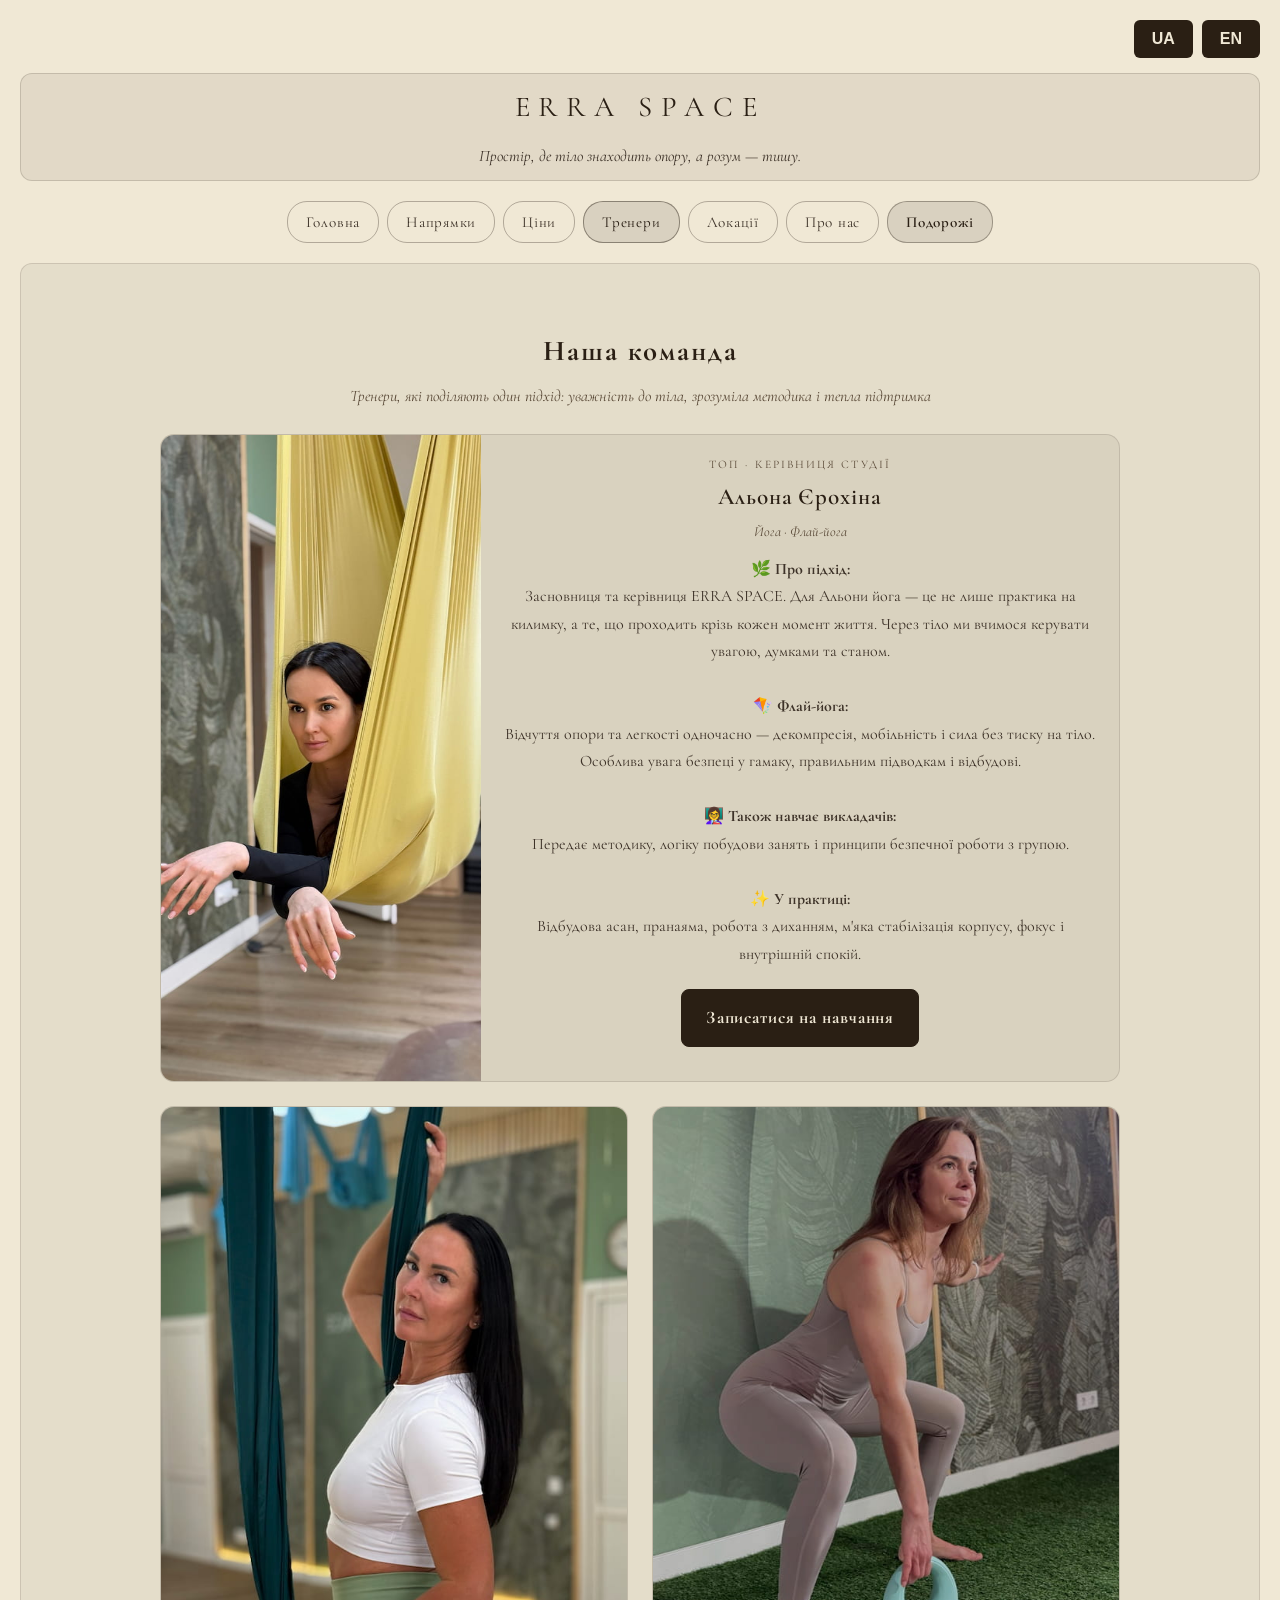
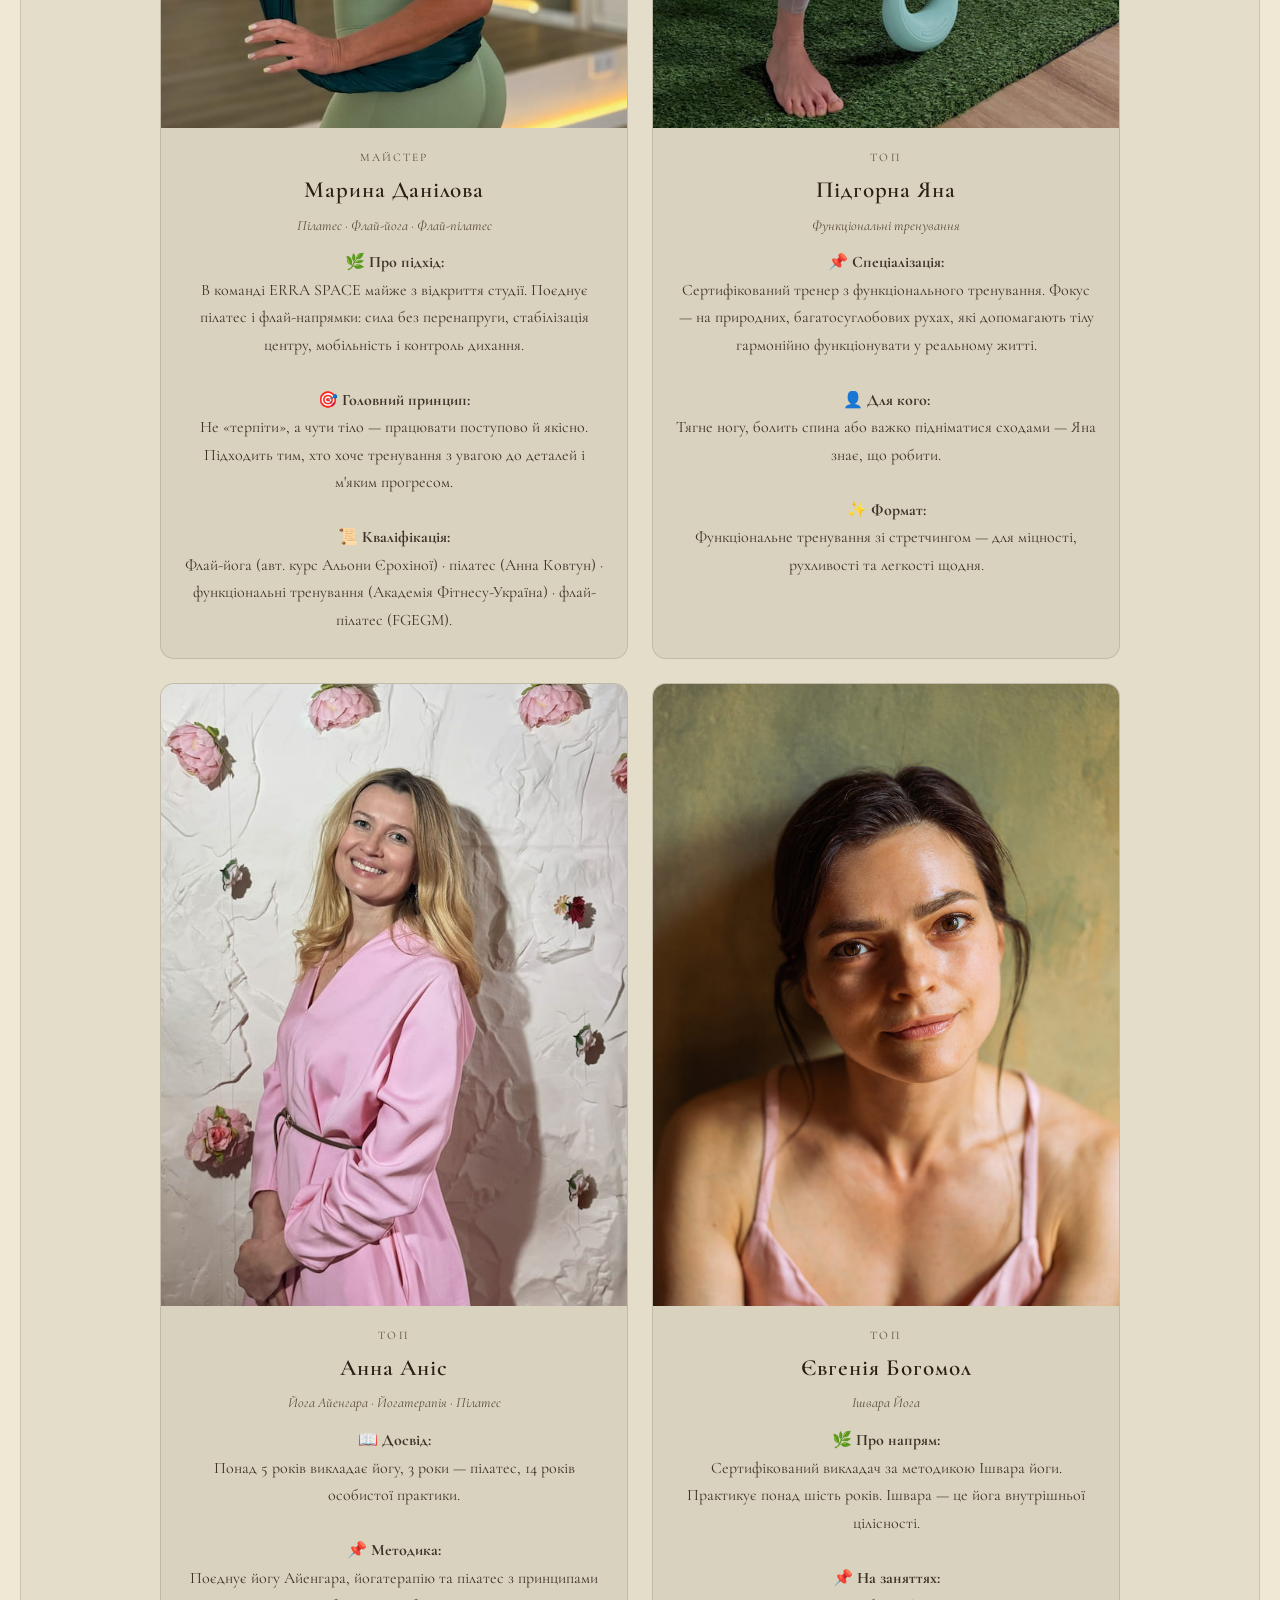
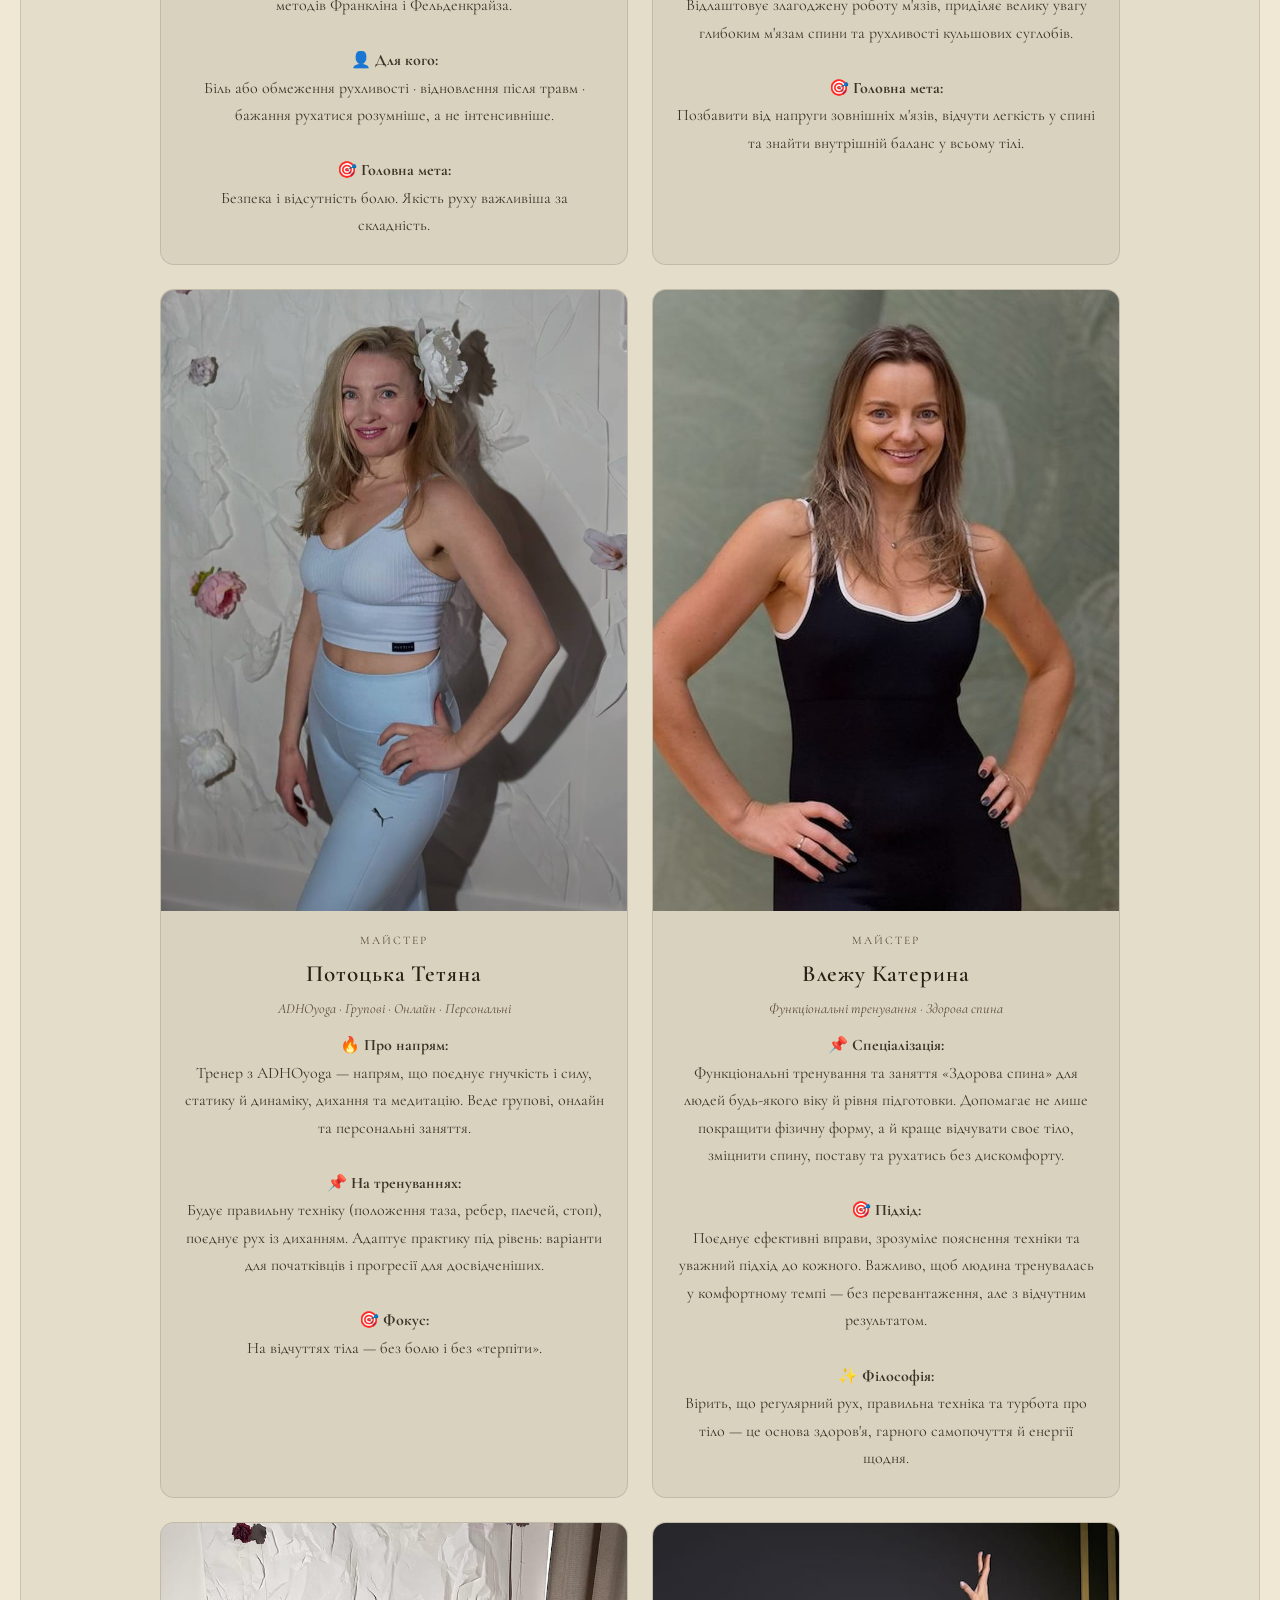
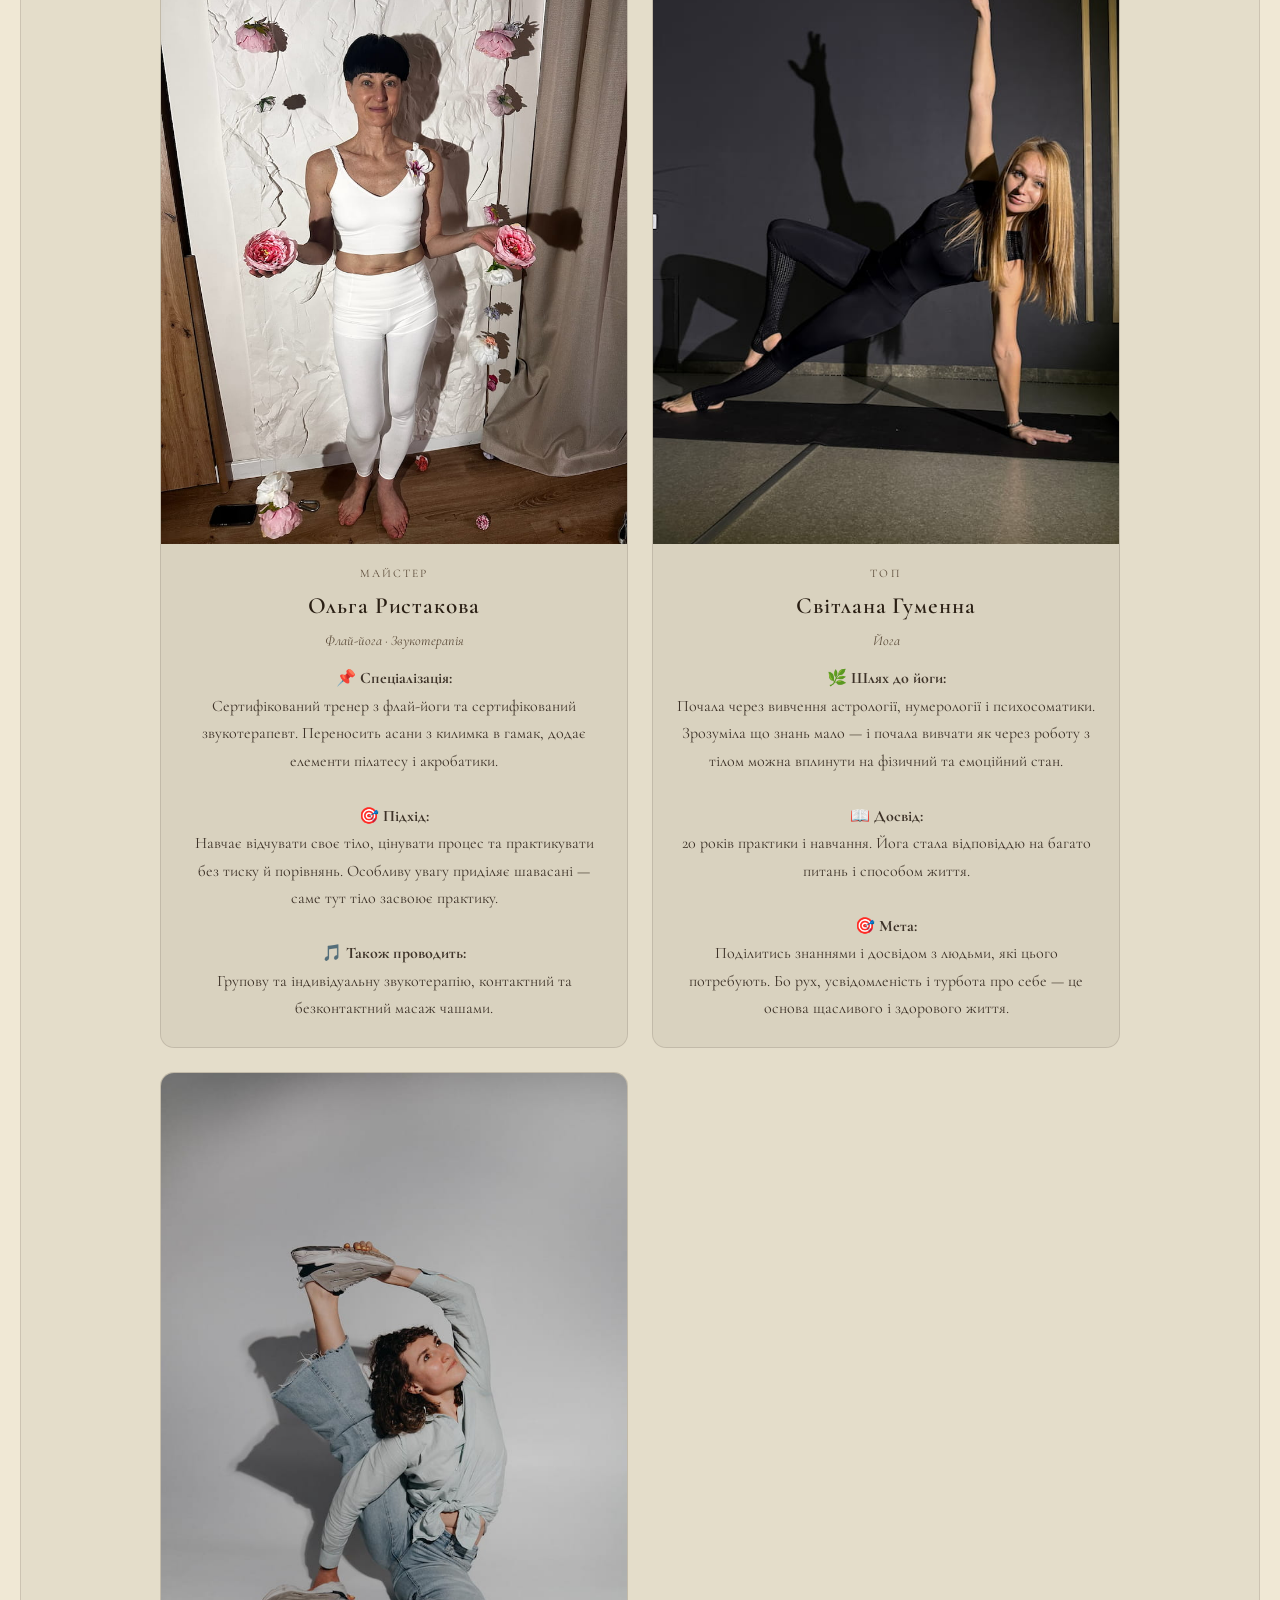
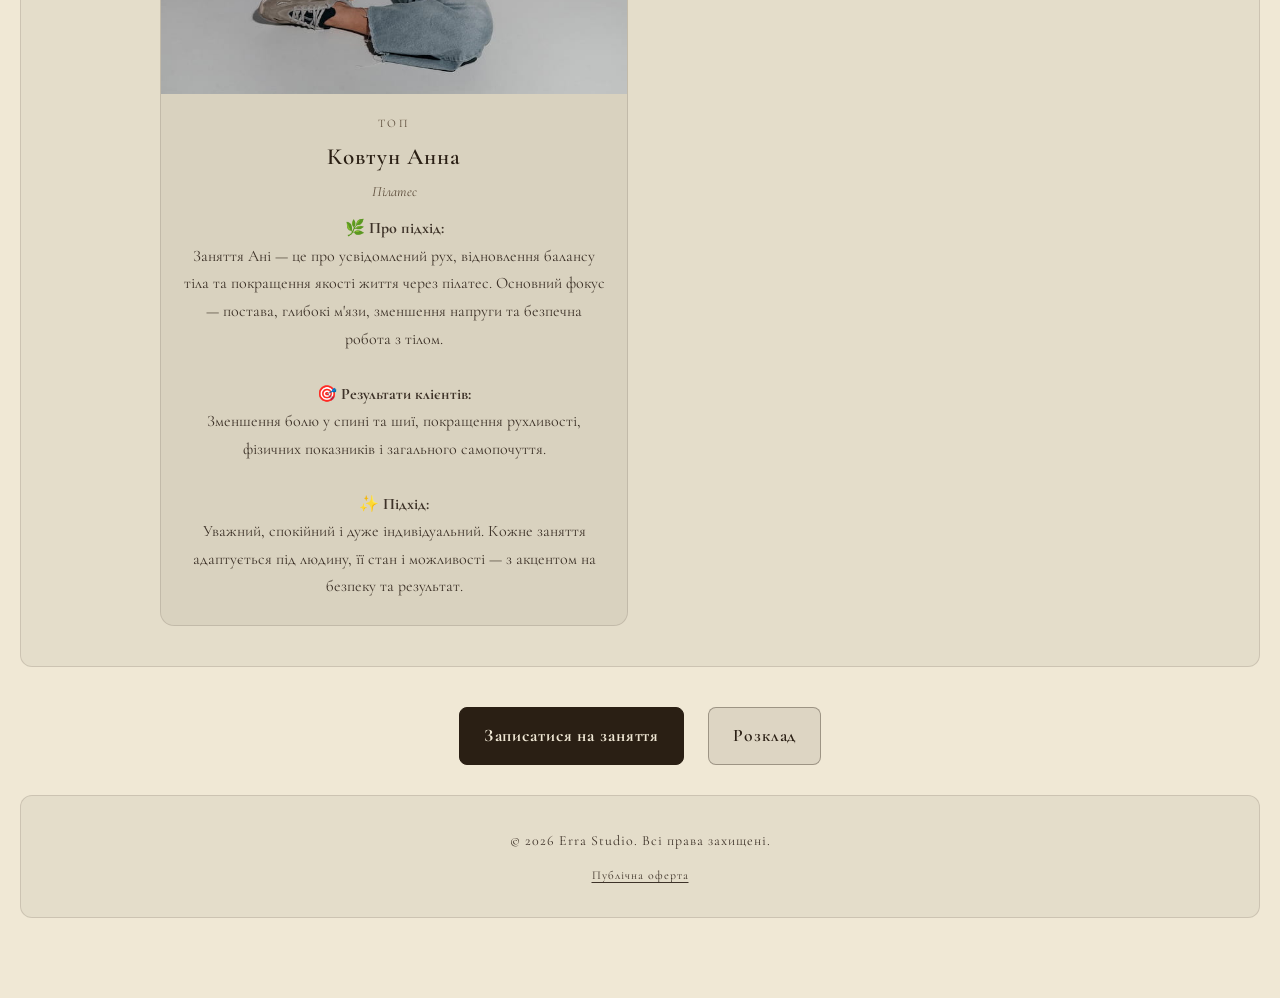
<file: trainers.html>
<!DOCTYPE html>
<html lang="uk">
<head>
  <meta charset="UTF-8">
  <meta name="viewport" content="width=device-width, initial-scale=1">
  <title>Тренери — ERRA SPACE</title>
  <meta name="description" content="Команда тренерів ERRA SPACE: йога, пілатес, флай-йога, функціональні тренування, дитячі заняття.">
  <link rel="stylesheet" href="style.css">
  <script src="script.js" defer></script>
  <link rel="preconnect" href="https://fonts.googleapis.com">
  <link rel="preconnect" href="https://fonts.gstatic.com" crossorigin>
  <link href="https://fonts.googleapis.com/css2?family=Cormorant+Garamond:wght@400;600;700&display=swap" rel="stylesheet">
  <style>
    .trainers-grid {
      display: grid;
      grid-template-columns: repeat(2, 1fr);
      gap: 24px;
      margin-top: 24px;
      max-width: 960px;
      margin-left: auto;
      margin-right: auto;
    }
    .trainer-card {
      background: rgba(61,50,40,0.06);
      border: 1px solid rgba(61,50,40,0.15);
      border-radius: 14px;
      overflow: hidden;
      transition: background 0.3s;
      display: grid;
      grid-template-rows: auto 1fr;
    }
    .trainer-card:hover { background: rgba(61,50,40,0.1); }
    .trainer-photo {
      width: 100%;
      aspect-ratio: 3 / 4;
      overflow: hidden;
      background: rgba(61,50,40,0.06);
    }
    .trainer-photo img {
      width: 100%; height: 100%;
      object-fit: cover;
      object-position: center 20%;
      display: block;
    }
    .trainer-info { padding: 20px 22px 24px; }
    .trainer-category {
      font-size: 0.72rem;
      letter-spacing: 0.18em;
      text-transform: uppercase;
      color: #5a4a38;
      margin-bottom: 6px;
    }
    .trainer-name {
      font-size: 1.45rem;
      font-weight: 600;
      letter-spacing: 0.04em;
      margin: 0 0 6px;
      color: #2a1f14;
    }
    .trainer-directions {
      font-size: 0.88rem;
      font-style: italic;
      color: #5a4a38;
      margin-bottom: 14px;
      line-height: 1.4;
    }
    .trainer-desc {
      font-size: 1rem;
      color: #3d3228;
      line-height: 1.72;
      margin: 0;
    }
    .trainer-card.director {
      grid-column: 1 / -1;
      display: grid;
      grid-template-columns: 320px 1fr;
      grid-template-rows: 1fr;
    }
    .trainer-card.director .trainer-photo {
      aspect-ratio: unset;
      height: 100%;
      min-height: 320px;
    }
    .trainer-card.director .trainer-photo img { height: 100%; width: 100%; }
    @media (max-width: 768px) {
      .trainer-card.director { grid-template-columns: 1fr; grid-template-rows: auto 1fr; }
      .trainer-card.director .trainer-photo { aspect-ratio: 3 / 4; height: auto; min-height: unset; }
      .trainer-card.director .trainer-photo img { object-position: center center; }
    }
    @media (max-width: 480px) {
      .trainers-grid { grid-template-columns: 1fr; gap: 16px; }
      .trainer-name { font-size: 1.25rem; }
      .trainer-desc { font-size: 0.98rem; }
      .trainer-info { padding: 16px 14px 20px; }
    }
  </style>
</head>
<body>

  <div class="lang-switch">
    <button onclick="setLanguage('ua')">UA</button>
    <button onclick="setLanguage('en')">EN</button>
  </div>

  <header>
    <h1><a href="index.html" style="color:inherit;text-decoration:none;">ERRA SPACE</a></h1>
    <p class="hero-text" id="subtitle">Простір, де тіло знаходить опору, а розум — тишу.</p>
  </header>

  <nav class="page-nav">
    <a href="index.html"     class="page-nav-link" id="nav-home">Головна</a>
    <a href="classes.html"   class="page-nav-link" id="nav-classes">Напрямки</a>
    <a href="prices.html"    class="page-nav-link" id="nav-prices">Ціни</a>
    <a href="trainers.html"  class="page-nav-link active" id="nav-trainers">Тренери</a>
    <a href="locations.html" class="page-nav-link" id="nav-locations">Локації</a>
    <a href="about.html"     class="page-nav-link" id="nav-about">Про нас</a>
    <a href="travel.html"    class="page-nav-link travel" id="nav-travel">Подорожі</a>
  </nav>

  <main>

    <section>
      <h2 id="trainers-title"> Наша команда</h2>
      <p class="section-subtitle" id="trainers-subtitle">Тренери, які поділяють один підхід: уважність до тіла, зрозуміла методика і тепла підтримка</p>

      <div class="trainers-grid">

        <!-- 1. Альона Єрохіна -->
        <div class="trainer-card director">
          <div class="trainer-photo">
            <img src="erokhina.jpg" alt="Альона Єрохіна" loading="lazy">
          </div>
          <div class="trainer-info">
            <div class="trainer-category" id="t-erokhina-cat">ТОП · Керівниця студії</div>
            <div class="trainer-name" id="t-erokhina-name">Альона Єрохіна</div>
            <div class="trainer-directions" id="t-erokhina-dir">Йога · Флай-йога</div>
            <p class="trainer-desc" id="t-erokhina-desc">
              <strong>🌿 Про підхід:</strong><br>
              Засновниця та керівниця ERRA SPACE. Для Альони йога — це не лише практика на килимку, а те, що проходить крізь кожен момент життя. Через тіло ми вчимося керувати увагою, думками та станом.
              <br><br><strong>🪁 Флай-йога:</strong><br>
              Відчуття опори та легкості одночасно — декомпресія, мобільність і сила без тиску на тіло. Особлива увага безпеці у гамаку, правильним підводкам і відбудові.
              <br><br><strong>👩‍🏫 Також навчає викладачів:</strong><br>
              Передає методику, логіку побудови занять і принципи безпечної роботи з групою.
              <br><br><strong>✨ У практиці:</strong><br>
              Відбудова асан, пранаяма, робота з диханням, м'яка стабілізація корпусу, фокус і внутрішній спокій.
            </p>
            <a href="https://www.instagram.com/erohina__yoga?igsh=MWc4MW51ZGJneHB3Ng=="
               target="_blank" rel="noopener noreferrer"
               class="cta-button primary"
               style="margin-top:20px; display:inline-block;">
              <span id="t-erokhina-btn">Записатися на навчання</span>
            </a>
          </div>
        </div>

        <!-- 2. Марина Данілова -->
        <div class="trainer-card">
          <div class="trainer-photo">
            <img src="danilova.jpg" alt="Марина Данілова" loading="lazy">
          </div>
          <div class="trainer-info">
            <div class="trainer-category" id="t-danilova-cat">Майстер</div>
            <div class="trainer-name" id="t-danilova-name">Марина Данілова</div>
            <div class="trainer-directions" id="t-danilova-dir">Пілатес · Флай-йога · Флай-пілатес</div>
            <p class="trainer-desc" id="t-danilova-desc">
              <strong>🌿 Про підхід:</strong><br>
              В команді ERRA SPACE майже з відкриття студії. Поєднує пілатес і флай-напрямки: сила без перенапруги, стабілізація центру, мобільність і контроль дихання.
              <br><br><strong>🎯 Головний принцип:</strong><br>
              Не «терпіти», а чути тіло — працювати поступово й якісно. Підходить тим, хто хоче тренування з увагою до деталей і м'яким прогресом.
              <br><br><strong>📜 Кваліфікація:</strong><br>
              Флай-йога (авт. курс Альони Єрохіної) · пілатес (Анна Ковтун) · функціональні тренування (Академія Фітнесу-Україна) · флай-пілатес (FGEGM).
            </p>
          </div>
        </div>

        <!-- 3. Підгорна Яна -->
        <div class="trainer-card">
          <div class="trainer-photo">
            <img src="pidgorna.jpg" alt="Підгорна Яна" loading="lazy" style="object-position: center 80%;">
          </div>
          <div class="trainer-info">
            <div class="trainer-category" id="t-pidgorna-cat">ТОП</div>
            <div class="trainer-name" id="t-pidgorna-name">Підгорна Яна</div>
            <div class="trainer-directions" id="t-pidgorna-dir">Функціональні тренування</div>
            <p class="trainer-desc" id="t-pidgorna-desc">
              <strong>📌 Спеціалізація:</strong><br>
              Сертифікований тренер з функціонального тренування. Фокус — на природних, багатосуглобових рухах, які допомагають тілу гармонійно функціонувати у реальному житті.
              <br><br><strong>👤 Для кого:</strong><br>
              Тягне ногу, болить спина або важко підніматися сходами — Яна знає, що робити.
              <br><br><strong>✨ Формат:</strong><br>
              Функціональне тренування зі стретчингом — для міцності, рухливості та легкості щодня.
            </p>
          </div>
        </div>

        <!-- 4. Анна Аніс -->
        <div class="trainer-card">
          <div class="trainer-photo">
            <img src="anis.jpg" alt="Анна Аніс" loading="lazy" style="object-position: center 50%;">
          </div>
          <div class="trainer-info">
            <div class="trainer-category" id="t-anis-cat">ТОП</div>
            <div class="trainer-name" id="t-anis-name">Анна Аніс</div>
            <div class="trainer-directions" id="t-anis-dir">Йога Айенгара · Йогатерапія · Пілатес</div>
            <p class="trainer-desc" id="t-anis-desc">
              <strong>📖 Досвід:</strong><br>
              Понад 5 років викладає йогу, 3 роки — пілатес, 14 років особистої практики.
              <br><br><strong>📌 Методика:</strong><br>
              Поєднує йогу Айенгара, йогатерапію та пілатес з принципами методів Франкліна і Фельденкрайза.
              <br><br><strong>👤 Для кого:</strong><br>
              Біль або обмеження рухливості · відновлення після травм · бажання рухатися розумніше, а не інтенсивніше.
              <br><br><strong>🎯 Головна мета:</strong><br>
              Безпека і відсутність болю. Якість руху важливіша за складність.
            </p>
          </div>
        </div>

        <!-- 5. Євгенія Богомол -->
        <div class="trainer-card">
          <div class="trainer-photo">
            <img src="bogomol.jpg" alt="Євгенія Богомол" loading="lazy">
          </div>
          <div class="trainer-info">
            <div class="trainer-category" id="t-bogomol-cat">ТОП</div>
            <div class="trainer-name" id="t-bogomol-name">Євгенія Богомол</div>
            <div class="trainer-directions" id="t-bogomol-dir">Ішвара Йога</div>
            <p class="trainer-desc" id="t-bogomol-desc">
              <strong>🌿 Про напрям:</strong><br>
              Сертифікований викладач за методикою Ішвара йоги. Практикує понад шість років. Ішвара — це йога внутрішньої цілісності.
              <br><br><strong>📌 На заняттях:</strong><br>
              Відлаштовує злагоджену роботу м'язів, приділяє велику увагу глибоким м'язам спини та рухливості кульшових суглобів.
              <br><br><strong>🎯 Головна мета:</strong><br>
              Позбавити від напруги зовнішніх м'язів, відчути легкість у спині та знайти внутрішній баланс у всьому тілі.
            </p>
          </div>
        </div>

        <!-- 6. Потоцька Тетяна -->
        <div class="trainer-card">
          <div class="trainer-photo">
            <img src="pototska.jpg" alt="Потоцька Тетяна" loading="lazy" style="object-position: center 50%;">
          </div>
          <div class="trainer-info">
            <div class="trainer-category" id="t-pototska-cat">Майстер</div>
            <div class="trainer-name" id="t-pototska-name">Потоцька Тетяна</div>
            <div class="trainer-directions" id="t-pototska-dir">ADHOyoga · Групові · Онлайн · Персональні</div>
            <p class="trainer-desc" id="t-pototska-desc">
              <strong>🔥 Про напрям:</strong><br>
              Тренер з ADHOyoga — напрям, що поєднує гнучкість і силу, статику й динаміку, дихання та медитацію. Веде групові, онлайн та персональні заняття.
              <br><br><strong>📌 На тренуваннях:</strong><br>
              Будує правильну техніку (положення таза, ребер, плечей, стоп), поєднує рух із диханням. Адаптує практику під рівень: варіанти для початківців і прогресії для досвідченіших.
              <br><br><strong>🎯 Фокус:</strong><br>
              На відчуттях тіла — без болю і без «терпіти».
            </p>
          </div>
        </div>

        <!-- 7. Влежу Катерина -->
        <div class="trainer-card">
          <div class="trainer-photo">
            <img src="vlezhu.jpg" alt="Влежу Катерина" loading="lazy">
          </div>
          <div class="trainer-info">
            <div class="trainer-category" id="t-vlezhu-cat">Майстер</div>
            <div class="trainer-name" id="t-vlezhu-name">Влежу Катерина</div>
            <div class="trainer-directions" id="t-vlezhu-dir">Функціональні тренування · Здорова спина</div>
            <p class="trainer-desc" id="t-vlezhu-desc">
              <strong>📌 Спеціалізація:</strong><br>
              Функціональні тренування та заняття «Здорова спина» для людей будь-якого віку й рівня підготовки. Допомагає не лише покращити фізичну форму, а й краще відчувати своє тіло, зміцнити спину, поставу та рухатись без дискомфорту.
              <br><br><strong>🎯 Підхід:</strong><br>
              Поєднує ефективні вправи, зрозуміле пояснення техніки та уважний підхід до кожного. Важливо, щоб людина тренувалась у комфортному темпі — без перевантаження, але з відчутним результатом.
              <br><br><strong>✨ Філософія:</strong><br>
              Вірить, що регулярний рух, правильна техніка та турбота про тіло — це основа здоров'я, гарного самопочуття й енергії щодня.
            </p>
          </div>
        </div>

        <!-- 8. Ольга Ристакова -->
        <div class="trainer-card">
          <div class="trainer-photo">
            <img src="rysakova.JPG" alt="Ольга Ристакова" loading="lazy">
          </div>
          <div class="trainer-info">
            <div class="trainer-category" id="t-rysakova-cat">Майстер</div>
            <div class="trainer-name" id="t-rysakova-name">Ольга Ристакова</div>
            <div class="trainer-directions" id="t-rysakova-dir">Флай-йога · Звукотерапія</div>
            <p class="trainer-desc" id="t-rysakova-desc">
              <strong>📌 Спеціалізація:</strong><br>
              Сертифікований тренер з флай-йоги та сертифікований звукотерапевт. Переносить асани з килимка в гамак, додає елементи пілатесу і акробатики.
              <br><br><strong>🎯 Підхід:</strong><br>
              Навчає відчувати своє тіло, цінувати процес та практикувати без тиску й порівнянь. Особливу увагу приділяє шавасані — саме тут тіло засвоює практику.
              <br><br><strong>🎵 Також проводить:</strong><br>
              Групову та індивідуальну звукотерапію, контактний та безконтактний масаж чашами.
            </p>
          </div>
        </div>

        <!-- 9. Світлана Гуменна -->
        <div class="trainer-card">
          <div class="trainer-photo">
            <img src="gumenna.JPG" alt="Світлана Гуменна" loading="lazy" style="object-position: 60% 30%;">
          </div>
          <div class="trainer-info">
            <div class="trainer-category" id="t-gumenna-cat">ТОП</div>
            <div class="trainer-name" id="t-gumenna-name">Світлана Гуменна</div>
            <div class="trainer-directions" id="t-gumenna-dir">Йога</div>
            <p class="trainer-desc" id="t-gumenna-desc">
              <strong>🌿 Шлях до йоги:</strong><br>
              Почала через вивчення астрології, нумерології і психосоматики. Зрозуміла що знань мало — і почала вивчати як через роботу з тілом можна вплинути на фізичний та емоційний стан.
              <br><br><strong>📖 Досвід:</strong><br>
              20 років практики і навчання. Йога стала відповіддю на багато питань і способом життя.
              <br><br><strong>🎯 Мета:</strong><br>
              Поділитись знаннями і досвідом з людьми, які цього потребують. Бо рух, усвідомленість і турбота про себе — це основа щасливого і здорового життя.
            </p>
          </div>
        </div>

        <!-- 10. Ковтун Анна -->
        <div class="trainer-card">
          <div class="trainer-photo">
            <img src="kovtun.jpg" alt="Ковтун Анна" loading="lazy">
          </div>
          <div class="trainer-info">
            <div class="trainer-category" id="t-kovtun-cat">ТОП</div>
            <div class="trainer-name" id="t-kovtun-name">Ковтун Анна</div>
            <div class="trainer-directions" id="t-kovtun-dir">Пілатес</div>
            <p class="trainer-desc" id="t-kovtun-desc">
              <strong>🌿 Про підхід:</strong><br>
              Заняття Ані — це про усвідомлений рух, відновлення балансу тіла та покращення якості життя через пілатес. Основний фокус — постава, глибокі м'язи, зменшення напруги та безпечна робота з тілом.
              <br><br><strong>🎯 Результати клієнтів:</strong><br>
              Зменшення болю у спині та шиї, покращення рухливості, фізичних показників і загального самопочуття.
              <br><br><strong>✨ Підхід:</strong><br>
              Уважний, спокійний і дуже індивідуальний. Кожне заняття адаптується під людину, її стан і можливості — з акцентом на безпеку та результат.
            </p>
          </div>
        </div>

      </div>
    </section>

    <div class="cta">
      <a href="https://instasport.ua/uk/portal/erraspace?utm_source=site&utm_medium=cta&utm_content=signup"
         class="cta-button primary" id="cta-button">Записатися на заняття</a>
      <a href="https://instasport.ua/uk/club/erraspacevy/schedule/day?utm_source=site&utm_medium=cta&utm_content=schedule"
         class="cta-button" id="btn-schedule">Розклад</a>
    </div>

  </main>

  <footer>
    <p id="footer-text">© 2026 Erra Studio. Всі права захищені.</p>
    <p style="margin-top:8px; font-size:.85em;">
      <a href="oferta.html">Публічна оферта</a>
    </p>
  </footer>

  <script>
    const trainerTranslations = {
      ua: {
        'subtitle':          'Простір, де тіло знаходить опору, а розум — тишу.',
        'nav-home':          'Головна',
        'nav-classes':       'Напрямки',
        'nav-prices':        'Ціни',
        'nav-trainers':      'Тренери',
        'nav-locations':     'Локації',
        'nav-about':         'Про нас',
        'nav-travel':        'Подорожі',
        'trainers-title':    'Наша команда',
        'trainers-subtitle': 'Тренери, які поділяють один підхід: уважність до тіла, зрозуміла методика і тепла підтримка',
        'cta-button':        'Записатися на заняття',
        'btn-schedule':      'Розклад',
        'footer-text':       '© 2026 Erra Studio. Всі права захищені.',

        't-erokhina-cat':  'ТОП · Керівниця студії',
        't-erokhina-name': 'Альона Єрохіна',
        't-erokhina-dir':  'Йога · Флай-йога',
        't-erokhina-desc': '<strong>🌿 Про підхід:</strong><br>Засновниця та керівниця ERRA SPACE. Для Альони йога — це не лише практика на килимку, а те, що проходить крізь кожен момент життя. Через тіло ми вчимося керувати увагою, думками та станом.<br><br><strong>🪁 Флай-йога:</strong><br>Відчуття опори та легкості одночасно — декомпресія, мобільність і сила без тиску на тіло. Особлива увага безпеці у гамаку, правильним підводкам і відбудові.<br><br><strong>👩‍🏫 Також навчає викладачів:</strong><br>Передає методику, логіку побудови занять і принципи безпечної роботи з групою.<br><br><strong>✨ У практиці:</strong><br>Відбудова асан, пранаяма, робота з диханням, м\'яка стабілізація корпусу, фокус і внутрішній спокій.',
        't-erokhina-btn': 'Записатися на навчання',

        't-danilova-cat':  'Майстер',
        't-danilova-name': 'Марина Данілова',
        't-danilova-dir':  'Пілатес · Флай-йога · Флай-пілатес',
        't-danilova-desc': '<strong>🌿 Про підхід:</strong><br>В команді ERRA SPACE майже з відкриття студії. Поєднує пілатес і флай-напрямки: сила без перенапруги, стабілізація центру, мобільність і контроль дихання.<br><br><strong>🎯 Головний принцип:</strong><br>Не «терпіти», а чути тіло — працювати поступово й якісно. Підходить тим, хто хоче тренування з увагою до деталей і м\'яким прогресом.<br><br><strong>📜 Кваліфікація:</strong><br>Флай-йога (авт. курс Альони Єрохіної) · пілатес (Анна Ковтун) · функціональні тренування (Академія Фітнесу-Україна) · флай-пілатес (FGEGM).',

        't-pidgorna-cat':  'ТОП',
        't-pidgorna-name': 'Підгорна Яна',
        't-pidgorna-dir':  'Функціональні тренування',
        't-pidgorna-desc': '<strong>📌 Спеціалізація:</strong><br>Сертифікований тренер з функціонального тренування. Фокус — на природних, багатосуглобових рухах, які допомагають тілу гармонійно функціонувати у реальному житті.<br><br><strong>👤 Для кого:</strong><br>Тягне ногу, болить спина або важко підніматися сходами — Яна знає, що робити.<br><br><strong>✨ Формат:</strong><br>Функціональне тренування зі стретчингом — для міцності, рухливості та легкості щодня.',

        't-anis-cat':  'ТОП',
        't-anis-name': 'Анна Аніс',
        't-anis-dir':  'Йога Айенгара · Йогатерапія · Пілатес',
        't-anis-desc': '<strong>📖 Досвід:</strong><br>Понад 5 років викладає йогу, 3 роки — пілатес, 14 років особистої практики.<br><br><strong>📌 Методика:</strong><br>Поєднує йогу Айенгара, йогатерапію та пілатес з принципами методів Франкліна і Фельденкрайза.<br><br><strong>👤 Для кого:</strong><br>Біль або обмеження рухливості · відновлення після травм · бажання рухатися розумніше, а не інтенсивніше.<br><br><strong>🎯 Головна мета:</strong><br>Безпека і відсутність болю. Якість руху важливіша за складність.',

        't-bogomol-cat':  'ТОП',
        't-bogomol-name': 'Євгенія Богомол',
        't-bogomol-dir':  'Ішвара Йога',
        't-bogomol-desc': '<strong>🌿 Про напрям:</strong><br>Сертифікований викладач за методикою Ішвара йоги. Практикує понад шість років. Ішвара — це йога внутрішньої цілісності.<br><br><strong>📌 На заняттях:</strong><br>Відлаштовує злагоджену роботу м\'язів, приділяє велику увагу глибоким м\'язам спини та рухливості кульшових суглобів.<br><br><strong>🎯 Головна мета:</strong><br>Позбавити від напруги зовнішніх м\'язів, відчути легкість у спині та знайти внутрішній баланс у всьому тілі.',

        't-pototska-cat':  'Майстер',
        't-pototska-name': 'Потоцька Тетяна',
        't-pototska-dir':  'ADHOyoga · Групові · Онлайн · Персональні',
        't-pototska-desc': '<strong>🔥 Про напрям:</strong><br>Тренер з ADHOyoga — напрям, що поєднує гнучкість і силу, статику й динаміку, дихання та медитацію. Веде групові, онлайн та персональні заняття.<br><br><strong>📌 На тренуваннях:</strong><br>Будує правильну техніку (положення таза, ребер, плечей, стоп), поєднує рух із диханням. Адаптує практику під рівень: варіанти для початківців і прогресії для досвідченіших.<br><br><strong>🎯 Фокус:</strong><br>На відчуттях тіла — без болю і без «терпіти».',

        't-vlezhu-cat':  'Майстер',
        't-vlezhu-name': 'Влежу Катерина',
        't-vlezhu-dir':  'Функціональні тренування · Здорова спина',
        't-vlezhu-desc': '<strong>📌 Спеціалізація:</strong><br>Функціональні тренування та заняття «Здорова спина» для людей будь-якого віку й рівня підготовки. Допомагає не лише покращити фізичну форму, а й краще відчувати своє тіло, зміцнити спину, поставу та рухатись без дискомфорту.<br><br><strong>🎯 Підхід:</strong><br>Поєднує ефективні вправи, зрозуміле пояснення техніки та уважний підхід до кожного. Важливо, щоб людина тренувалась у комфортному темпі — без перевантаження, але з відчутним результатом.<br><br><strong>✨ Філософія:</strong><br>Вірить, що регулярний рух, правильна техніка та турбота про тіло — це основа здоров\'я, гарного самопочуття й енергії щодня.',

        't-rysakova-cat':  'Майстер',
        't-rysakova-name': 'Ольга Ристакова',
        't-rysakova-dir':  'Флай-йога · Звукотерапія',
        't-rysakova-desc': '<strong>📌 Спеціалізація:</strong><br>Сертифікований тренер з флай-йоги та сертифікований звукотерапевт. Переносить асани з килимка в гамак, додає елементи пілатесу і акробатики.<br><br><strong>🎯 Підхід:</strong><br>Навчає відчувати своє тіло, цінувати процес та практикувати без тиску й порівнянь. Особливу увагу приділяє шавасані — саме тут тіло засвоює практику.<br><br><strong>🎵 Також проводить:</strong><br>Групову та індивідуальну звукотерапію, контактний та безконтактний масаж чашами.',

        't-gumenna-cat':  'ТОП',
        't-gumenna-name': 'Світлана Гуменна',
        't-gumenna-dir':  'Йога',
        't-gumenna-desc': '<strong>🌿 Шлях до йоги:</strong><br>Почала через вивчення астрології, нумерології і психосоматики. Зрозуміла що знань мало — і почала вивчати як через роботу з тілом можна вплинути на фізичний та емоційний стан.<br><br><strong>📖 Досвід:</strong><br>20 років практики і навчання. Йога стала відповіддю на багато питань і способом життя.<br><br><strong>🎯 Мета:</strong><br>Поділитись знаннями і досвідом з людьми, які цього потребують. Бо рух, усвідомленість і турбота про себе — це основа щасливого і здорового життя.',

        't-kovtun-cat':  'ТОП',
        't-kovtun-name': 'Ковтун Анна',
        't-kovtun-dir':  'Пілатес',
        't-kovtun-desc': '<strong>🌿 Про підхід:</strong><br>Заняття Ані — це про усвідомлений рух, відновлення балансу тіла та покращення якості життя через пілатес. Основний фокус — постава, глибокі м\'язи, зменшення напруги та безпечна робота з тілом.<br><br><strong>🎯 Результати клієнтів:</strong><br>Зменшення болю у спині та шиї, покращення рухливості, фізичних показників і загального самопочуття.<br><br><strong>✨ Підхід:</strong><br>Уважний, спокійний і дуже індивідуальний. Кожне заняття адаптується під людину, її стан і можливості — з акцентом на безпеку та результат.',
      },
      en: {
        'subtitle':          'A space where the body finds ground, and the mind finds stillness.',
        'nav-home':          'Home',
        'nav-classes':       'Classes',
        'nav-prices':        'Prices',
        'nav-trainers':      'Trainers',
        'nav-locations':     'Locations',
        'nav-about':         'About',
        'nav-travel':        'Travel',
        'trainers-title':    'Our Team',
        'trainers-subtitle': 'Trainers who share one approach: attentiveness to the body, clear methodology and warm support',
        'cta-button':        'Book a Class',
        'btn-schedule':      'Schedule',
        'footer-text':       '© 2026 Erra Studio. All rights reserved.',

        't-erokhina-cat':  'TOP · Studio Director',
        't-erokhina-name': 'Alona Yerokhina',
        't-erokhina-dir':  'Yoga · Fly Yoga',
        't-erokhina-desc': '<strong>🌿 About:</strong><br>Founder and director of ERRA SPACE. For Alona, yoga is not just practice on the mat — it flows through every moment of life. Through the body, we learn to direct attention, thoughts and inner state.<br><br><strong>🪁 Fly Yoga:</strong><br>The feeling of groundedness and lightness at once — spinal decompression, mobility and strength without pressure on the body. Special focus on hammock safety, proper alignment and sequencing.<br><br><strong>👩‍🏫 Also trains instructors:</strong><br>Shares methodology, class structure logic and principles of safe group work.<br><br><strong>✨ In practice:</strong><br>Asana alignment, pranayama, breath work, gentle core stabilisation, focus and inner calm.',
        't-erokhina-btn': 'Book a training session',

        't-danilova-cat':  'Master',
        't-danilova-name': 'Marina Danilova',
        't-danilova-dir':  'Pilates · Fly Yoga · Fly Pilates',
        't-danilova-desc': '<strong>🌿 About:</strong><br>With the ERRA SPACE team almost since opening. Combines pilates and fly disciplines: strength without overexertion, core stabilisation, mobility and breathing control.<br><br><strong>🎯 Core principle:</strong><br>Not "pushing through" — but listening to the body, progressing gradually and with quality. Perfect for those who want detail-focused training with gentle progress.<br><br><strong>📜 Qualifications:</strong><br>Fly yoga (Alona Yerokhina\'s course) · pilates (Anna Kovtun) · functional training (Fitness Academy Ukraine) · fly pilates (FGEGM).',

        't-pidgorna-cat':  'TOP',
        't-pidgorna-name': 'Yana Pidgorna',
        't-pidgorna-dir':  'Functional Training',
        't-pidgorna-desc': '<strong>📌 Specialisation:</strong><br>Certified functional training coach. Focus on natural, multi-joint movements that help the body function harmoniously in everyday life.<br><br><strong>👤 For whom:</strong><br>Aching leg, back pain or trouble with stairs — Yana knows what to do.<br><br><strong>✨ Format:</strong><br>Functional training with stretching — for strength, mobility and ease every day.',

        't-anis-cat':  'TOP',
        't-anis-name': 'Anna Anis',
        't-anis-dir':  'Iyengar Yoga · Yoga Therapy · Pilates',
        't-anis-desc': '<strong>📖 Experience:</strong><br>5+ years teaching yoga, 3 years teaching pilates, 14 years of personal practice.<br><br><strong>📌 Method:</strong><br>Combines Iyengar yoga, yoga therapy and pilates with Franklin Method and Feldenkrais principles.<br><br><strong>👤 For whom:</strong><br>Pain or restricted mobility · recovering from injury · wanting to move smarter, not harder.<br><br><strong>🎯 Main goal:</strong><br>Safety and freedom from pain. Quality of movement matters more than complexity.',

        't-bogomol-cat':  'TOP',
        't-bogomol-name': 'Yevhenia Bogomol',
        't-bogomol-dir':  'Ishvara Yoga',
        't-bogomol-desc': '<strong>🌿 About the practice:</strong><br>Certified Ishvara yoga instructor with 6+ years of practice. Ishvara is the yoga of inner wholeness.<br><br><strong>📌 In class:</strong><br>Focuses on harmonious muscle coordination, with special attention to deep back muscles and hip joint mobility.<br><br><strong>🎯 Main goal:</strong><br>Release tension in superficial muscles, find ease in the back and discover inner balance throughout the whole body.',

        't-pototska-cat':  'Master',
        't-pototska-name': 'Tetiana Pototska',
        't-pototska-dir':  'ADHOyoga · Group · Online · Personal',
        't-pototska-desc': '<strong>🔥 About the practice:</strong><br>ADHOyoga trainer — combining flexibility and strength, static and dynamic movement, breathwork and meditation. Leads group, online and personal sessions.<br><br><strong>📌 In training:</strong><br>Builds correct alignment (pelvis, ribs, shoulders, feet), integrates movement with breath. Adapts practice to any level: modifications for beginners and progressions for the experienced.<br><br><strong>🎯 Focus:</strong><br>Body awareness — no pain, no pushing through.',

        't-vlezhu-cat':  'Master',
        't-vlezhu-name': 'Kateryna Vlezhu',
        't-vlezhu-dir':  'Functional Training · Healthy Back',
        't-vlezhu-desc': '<strong>📌 Specialisation:</strong><br>Functional training and "Healthy Back" classes for people of any age and fitness level. Helps not only improve physical fitness but also develop better body awareness, strengthen the back, posture and move without discomfort.<br><br><strong>🎯 Approach:</strong><br>Combines effective exercises, clear technique explanation and attentive approach to each person. It\'s important that people train at a comfortable pace — without overload, but with visible results.<br><br><strong>✨ Philosophy:</strong><br>Believes that regular movement, correct technique and body care are the foundation of health, wellbeing and daily energy.',

        't-rysakova-cat':  'Master',
        't-rysakova-name': 'Olha Rysakova',
        't-rysakova-dir':  'Fly Yoga · Sound Therapy',
        't-rysakova-desc': '<strong>📌 Specialisation:</strong><br>Certified fly yoga instructor and certified sound therapist. Transfers asanas from the mat into the hammock, adding elements of pilates and acrobatics.<br><br><strong>🎯 Approach:</strong><br>Teaches body awareness and encourages practice without pressure or comparison. Special attention is given to savasana — where the body truly absorbs the practice.<br><br><strong>🎵 Also offers:</strong><br>Group and individual sound therapy, contact and non-contact singing bowl massage.',

        't-gumenna-cat':  'TOP',
        't-gumenna-name': 'Svitlana Gumenna',
        't-gumenna-dir':  'Yoga',
        't-gumenna-desc': '<strong>🌿 Path to yoga:</strong><br>Began through studying astrology, numerology and psychosomatics. Realised that knowledge alone wasn\'t enough — and started exploring how working with the body can influence physical and emotional states.<br><br><strong>📖 Experience:</strong><br>20 years of practice and learning. Yoga became the answer to many questions and a way of life.<br><br><strong>🎯 Goal:</strong><br>To share knowledge and experience with those who need it. Because movement, mindfulness and self-care are the foundation of a happy and healthy life.',

        't-kovtun-cat':  'TOP',
        't-kovtun-name': 'Anna Kovtun',
        't-kovtun-dir':  'Pilates',
        't-kovtun-desc': '<strong>🌿 About:</strong><br>Anna\'s classes are about conscious movement, restoring body balance and improving quality of life through pilates. Main focus — posture, deep muscles, tension relief and safe body work.<br><br><strong>🎯 Client results:</strong><br>Reduced back and neck pain, improved mobility, physical performance and overall wellbeing.<br><br><strong>✨ Approach:</strong><br>Attentive, calm and highly individual. Every class is adapted to the person, their condition and abilities — with a focus on safety and results.',
      }
    };

    document.addEventListener('DOMContentLoaded', () => {
      const originalSetLanguage = window.setLanguage;
      window.setLanguage = function(lang) {
        if (typeof originalSetLanguage === 'function') originalSetLanguage(lang);
        const t = trainerTranslations[lang];
        if (!t) return;
        Object.keys(t).forEach(id => {
          const el = document.getElementById(id);
          if (el) el.innerHTML = t[id];
        });
        localStorage.setItem('erraLang', lang);
      };
      const saved = localStorage.getItem('erraLang');
      if (saved && saved !== 'ua') window.setLanguage(saved);
    });
  </script>

</body>
</html>
</file>
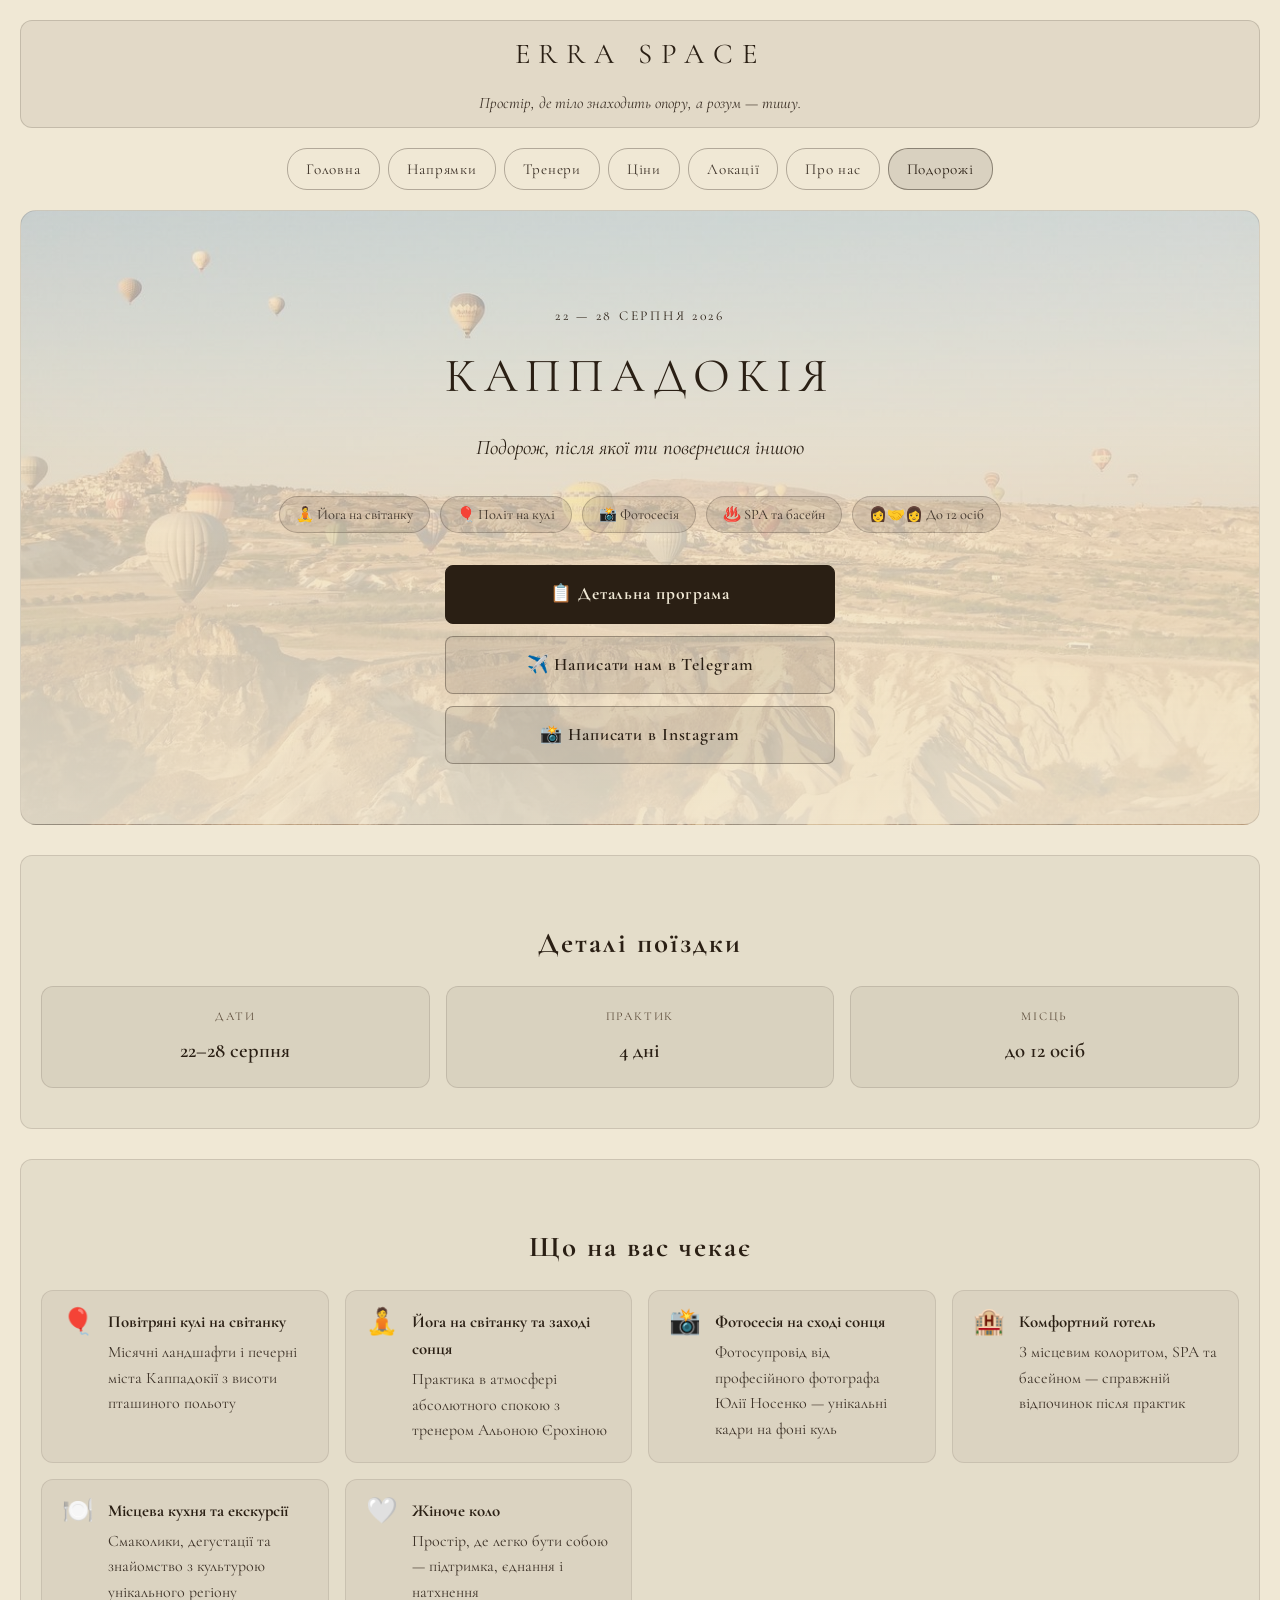
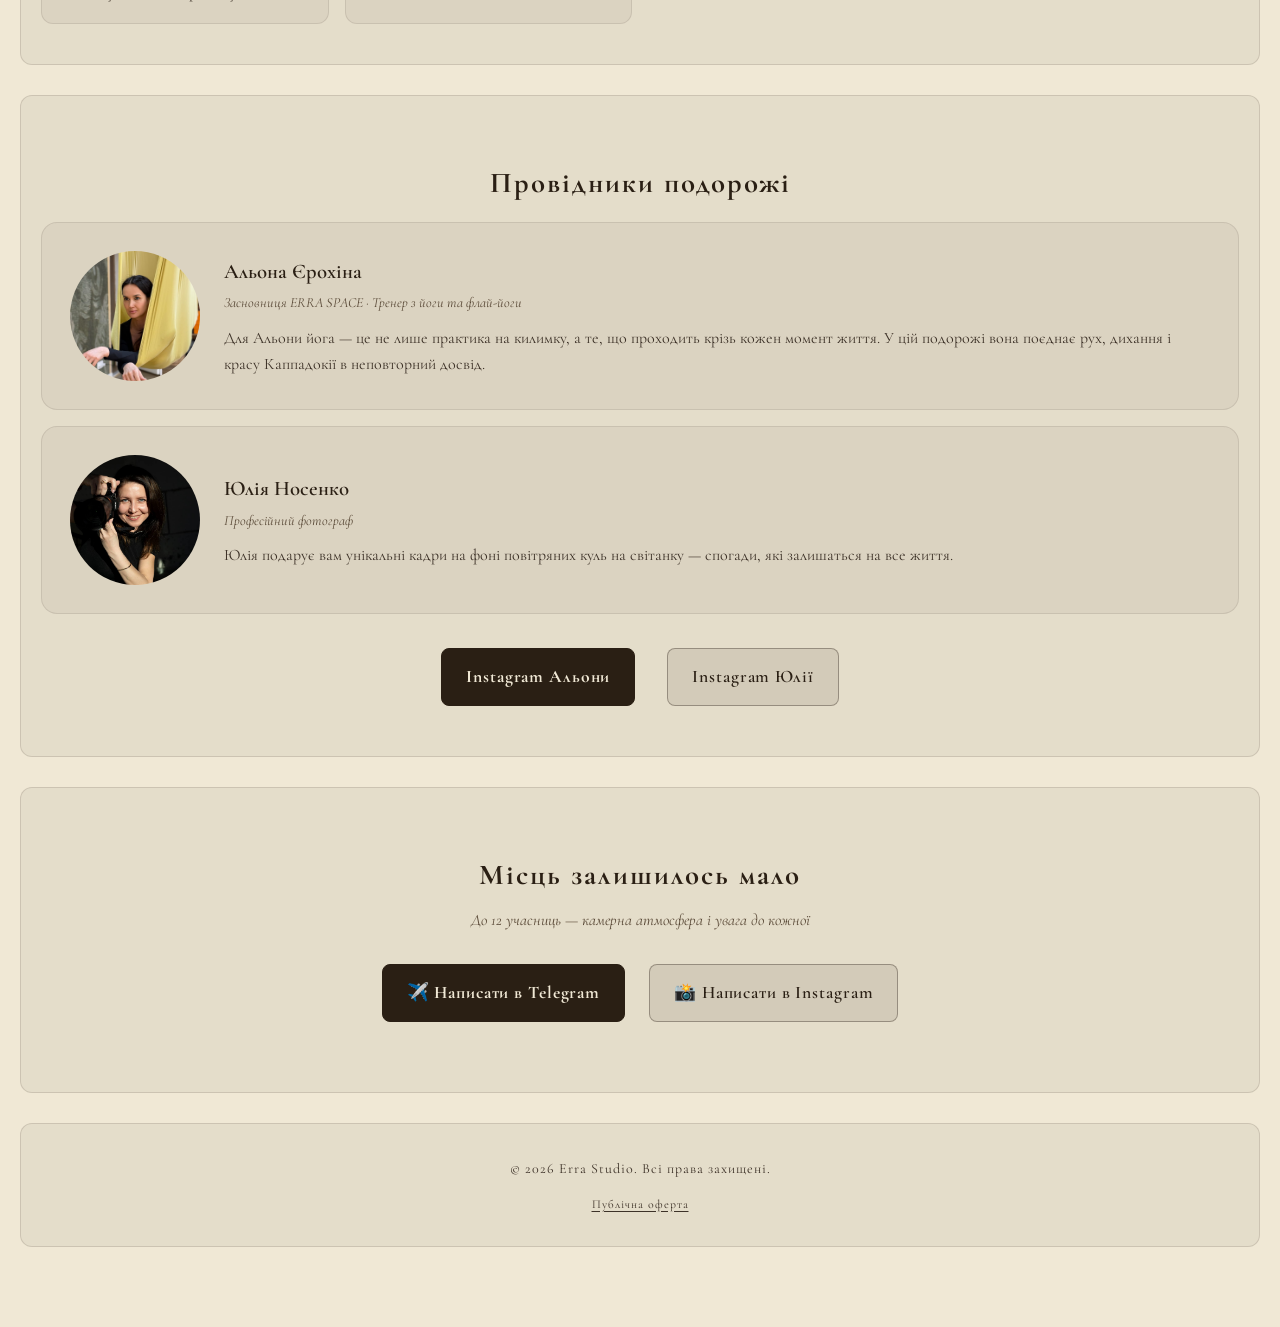
<file: travel.html>
<!DOCTYPE html>
<html lang="uk">
<head>
  <meta charset="UTF-8">
  <meta name="viewport" content="width=device-width, initial-scale=1">
  <title>Подорожі — ERRA SPACE | Ретрит Каппадокія 2026</title>
  <meta name="description" content="Йога-ретрит в Каппадокії 22–28 серпня 2026. Повітряні кулі, йога на світанку, SPA, фотосесія. До 12 осіб. ERRA SPACE.">
  <link rel="stylesheet" href="style.css">
  <script src="script.js" defer></script>
  <link rel="preconnect" href="https://fonts.googleapis.com">
  <link rel="preconnect" href="https://fonts.gstatic.com" crossorigin>
  <link href="https://fonts.googleapis.com/css2?family=Cormorant+Garamond:wght@400;600;700&display=swap" rel="stylesheet">
  <style>
    .travel-hero {
      background:
        linear-gradient(rgba(240,232,213,0.65), rgba(240,232,213,0.90)),
        url('cappadocia.jpg') center center / cover no-repeat;
      border-radius: 16px;
      padding: 80px 24px 60px;
      text-align: center;
      margin-bottom: 30px;
      border: 1px solid rgba(61,50,40,0.15);
    }
    .travel-hero-date {
      font-size: 0.85rem;
      letter-spacing: 0.2em;
      text-transform: uppercase;
      color: #2a1f14;
      margin-bottom: 12px;
    }
    .travel-hero-title {
      font-size: 3rem;
      font-weight: 400;
      letter-spacing: 0.15em;
      text-transform: uppercase;
      color: #2a1f14;
      margin: 0 0 16px;
    }
    .travel-hero-sub {
      font-size: 1.3rem;
      font-style: italic;
      color: #2a1f14;
      margin: 0 0 32px;
    }
    .travel-hero-tags {
      display: flex;
      gap: 10px;
      justify-content: center;
      flex-wrap: wrap;
      margin-bottom: 32px;
    }
    .travel-tag {
      background: rgba(61,50,40,0.1);
      border: 1px solid rgba(61,50,40,0.25);
      border-radius: 20px;
      padding: 6px 16px;
      font-size: 0.9rem;
      color: #3d3228;
    }
    .travel-includes {
      display: grid;
      grid-template-columns: repeat(auto-fit, minmax(280px, 1fr));
      gap: 16px;
      margin-top: 20px;
      text-align: left;
      align-items: stretch;
}

    .travel-include-item {
      display: flex;
      align-items: flex-start;
      gap: 14px;
      background: rgba(61,50,40,0.05);
      border: 1px solid rgba(61,50,40,0.12);
      border-radius: 12px;
      padding: 18px 20px;
      height: 100%;
      box-sizing: border-box;
    }
    .travel-include-icon { font-size: 1.6rem; flex-shrink: 0; line-height: 1; }
    .travel-include-text { font-size: 1rem; color: #3d3228; line-height: 1.6; }
    .travel-include-text strong { display: block; color: #2a1f14; font-size: 1.05rem; margin-bottom: 4px; }
    .travel-info-grid {
  display: grid;
  grid-template-columns: repeat(3, 1fr);
  gap: 16px;
  margin-top: 20px;
}
@media (max-width: 600px) {
  .travel-info-grid { grid-template-columns: 1fr; }
    }
    .travel-info-card {
      background: rgba(61,50,40,0.06);
      border: 1px solid rgba(61,50,40,0.15);
      border-radius: 12px;
      padding: 20px;
      text-align: center;
    }
    .travel-info-label {
      font-size: 0.75rem;
      letter-spacing: 0.15em;
      text-transform: uppercase;
      color: #5a4a38;
      margin-bottom: 8px;
    }
    .travel-info-value { font-size: 1.3rem; font-weight: 600; color: #2a1f14; }
    .travel-leader {
      display: flex;
      align-items: center;
      gap: 24px;
      background: rgba(61,50,40,0.05);
      border: 1px solid rgba(61,50,40,0.12);
      border-radius: 16px;
      padding: 28px;
      margin-top: 16px;
      text-align: left;
    }
    .travel-leader-photo {
      width: 130px;
      height: 130px;
      border-radius: 50%;
      overflow: hidden;
      flex-shrink: 0;
      background: rgba(61,50,40,0.1);
    }
    .travel-leader-photo img { width: 100%; height: 100%; object-fit: cover; object-position: top center 20%; }
    .travel-leader-initials {
      width: 100px;
      height: 100px;
      border-radius: 50%;
      flex-shrink: 0;
      background: rgba(61,50,40,0.1);
      display: flex;
      align-items: center;
      justify-content: center;
      font-size: 1.5rem;
      font-weight: 600;
      color: #5a4a38;
    }
    .travel-leader-name { font-size: 1.3rem; font-weight: 600; color: #2a1f14; margin-bottom: 4px; }
    .travel-leader-role { font-size: 0.88rem; font-style: italic; color: #5a4a38; margin-bottom: 10px; }
    .travel-leader-desc { font-size: 1rem; color: #3d3228; line-height: 1.65; }
    @media (max-width: 600px) {
      .travel-hero-title { font-size: 2rem; }
      .travel-leader { flex-direction: column; align-items: center; text-align: center; }
      .travel-leader-photo, .travel-leader-initials { width: 80px; height: 80px; }
    }
  </style>
</head>
<body>

  <header>
    <h1><a href="index.html" style="color:inherit;text-decoration:none;">ERRA SPACE</a></h1>
    <p class="hero-text" id="subtitle">Простір, де тіло знаходить опору, а розум — тишу.</p>
  </header>

  <nav class="page-nav">
    <a href="index.html" class="page-nav-link" id="nav-home">Головна</a>
    <a href="classes.html" class="page-nav-link" id="nav-classes">Напрямки</a>
    <a href="trainers.html" class="page-nav-link" id="nav-trainers">Тренери</a>
    <a href="prices.html" class="page-nav-link" id="nav-prices">Ціни</a>
    <a href="locations.html" class="page-nav-link" id="nav-locations">Локації</a>
    <a href="about.html" class="page-nav-link" id="nav-about">Про нас</a>
    <a href="travel.html" class="page-nav-link active" id="nav-travel">Подорожі</a>
  </nav>

  <main>

<!-- Hero -->
    <div class="travel-hero">
      <p class="travel-hero-date">22 — 28 серпня 2026</p>
      <h1 class="travel-hero-title">Каппадокія</h1>
      <p class="travel-hero-sub">Подорож, після якої ти повернешся іншою</p>
      <div class="travel-hero-tags">
        <span class="travel-tag">🧘 Йога на світанку</span>
        <span class="travel-tag">🎈 Політ на кулі</span>
        <span class="travel-tag">📸 Фотосесія</span>
        <span class="travel-tag">♨️ SPA та басейн</span>
        <span class="travel-tag">👩‍🤝‍👩 До 12 осіб</span>
      </div>
      <div style="display:flex; flex-direction:column; align-items:center; gap:12px; max-width:340px; margin:0 auto;">
        <a href="cappadocia.html"
           class="cta-button primary" style="width:100%; text-align:center; margin:0;">📋 Детальна програма</a>
        <a href="https://t.me/ERRA_SPASE?text=Привіт%2C%20мене%20цікавить%20подорож%20в%20Каппадокію"
           target="_blank" rel="noopener noreferrer"
           class="cta-button" style="width:100%; text-align:center; margin:0;">✈️ Написати нам в Telegram</a>
        <a href="https://www.instagram.com/erraspace.ua"
           target="_blank" rel="noopener noreferrer"
           class="cta-button" style="width:100%; text-align:center; margin:0;">📸 Написати в Instagram</a>
      </div>
    </div>

    <!-- Інформація -->
    <section>
      <h2>Деталі поїздки</h2>
      <div class="travel-info-grid">
        <div class="travel-info-card">
          <div class="travel-info-label">Дати</div>
          <div class="travel-info-value">22–28 серпня</div>
        </div>
        <div class="travel-info-card">
          <div class="travel-info-label">Практик</div>
          <div class="travel-info-value">4 дні</div>
        </div>
        <div class="travel-info-card">
          <div class="travel-info-label">Місць</div>
          <div class="travel-info-value">до 12 осіб</div>
        </div>
        <!-- <div class="travel-info-card">
          <div class="travel-info-label">Ціна</div>
          <div class="travel-info-value">в Telegram</div>
        </div> -->
      </div>
    </section>

    <!-- Що входить -->
    <section>
      <h2>Що на вас чекає</h2>
      <div class="travel-includes">
        <div class="travel-include-item">
          <div class="travel-include-icon">🎈</div>
          <div class="travel-include-text">
            <strong>Повітряні кулі на світанку</strong>
            Місячні ландшафти і печерні міста Каппадокії з висоти пташиного польоту
          </div>
        </div>
        <div class="travel-include-item">
          <div class="travel-include-icon">🧘</div>
          <div class="travel-include-text">
            <strong>Йога на світанку та заході сонця</strong>
            Практика в атмосфері абсолютного спокою з тренером Альоною Єрохіною
          </div>
        </div>
        <div class="travel-include-item">
          <div class="travel-include-icon">📸</div>
          <div class="travel-include-text">
            <strong>Фотосесія на сході сонця</strong>
            Фотосупровід від професійного фотографа Юлії Носенко — унікальні кадри на фоні куль
          </div>
        </div>
        <div class="travel-include-item">
          <div class="travel-include-icon">🏨</div>
          <div class="travel-include-text">
            <strong>Комфортний готель</strong>
            З місцевим колоритом, SPA та басейном — справжній відпочинок після практик
          </div>
        </div>
        <div class="travel-include-item">
          <div class="travel-include-icon">🍽️</div>
          <div class="travel-include-text">
            <strong>Місцева кухня та екскурсії</strong>
            Смаколики, дегустації та знайомство з культурою унікального регіону
          </div>
        </div>
        <div class="travel-include-item">
          <div class="travel-include-icon">🤍</div>
          <div class="travel-include-text">
            <strong>Жіноче коло</strong>
            Простір, де легко бути собою — підтримка, єднання і натхнення
          </div>
        </div>
      </div>
    </section>

    <!-- Провідники -->
    <section>
      <h2>Провідники подорожі</h2>

      <div class="travel-leader">
        <div class="travel-leader-photo">
          <img src="erokhina.jpg" alt="Альона Єрохіна">
        </div>
        <div>
          <div class="travel-leader-name">Альона Єрохіна</div>
          <div class="travel-leader-role">Засновниця ERRA SPACE · Тренер з йоги та флай-йоги</div>
          <div class="travel-leader-desc">
            Для Альони йога — це не лише практика на килимку, а те, що проходить крізь кожен момент життя. У цій подорожі вона поєднає рух, дихання і красу Каппадокії в неповторний досвід.
          </div>
        </div>
      </div>

      <div class="travel-leader">
        <div class="travel-leader-photo">
          <img src="nosenko.jpg" alt="Юлія Носенко">
        </div>
        <div>
          <div class="travel-leader-name">Юлія Носенко</div>
          <div class="travel-leader-role">Професійний фотограф</div>
          <div class="travel-leader-desc">
            Юлія подарує вам унікальні кадри на фоні повітряних куль на світанку — спогади, які залишаться на все життя.
          </div>
        </div>
      </div>

      <div style="display:flex; gap:12px; justify-content:center; flex-wrap:wrap; margin-top:24px;">
        <a href="https://www.instagram.com/erohina__yoga/"
           target="_blank" rel="noopener noreferrer"
           class="cta-button primary">Instagram Альони</a>
        <a href="https://www.instagram.com/juli_nosenko_photo?igsh=a244OXh1bHAyMGpm"
           target="_blank" rel="noopener noreferrer"
           class="cta-button">Instagram Юлії</a>
      </div>
    </section>

    <!-- CTA -->
    <section style="text-align:center;">
      <h2>Місць залишилось мало</h2>
      <p class="section-subtitle">До 12 учасниць — камерна атмосфера і увага до кожної</p>
      <div class="cta">
        <a href="https://t.me/ERRA_SPASE?text=Хочу дізнатись про ретрит в Каппадокію 22-28 серпня"
           target="_blank" rel="noopener noreferrer"
           class="cta-button primary">✈️ Написати в Telegram</a>
        <a href="https://www.instagram.com/erraspace.ua"
           target="_blank" rel="noopener noreferrer"
           class="cta-button">📸 Написати в Instagram</a>
      </div>
    </section>

  </main>

  <footer>
    <p id="footer-text">© 2026 Erra Studio. Всі права захищені.</p>
    <p style="margin-top:8px; font-size:.85em;">
      <a href="oferta.html">Публічна оферта</a>
    </p>
  </footer>

</body>
</html>
</file>
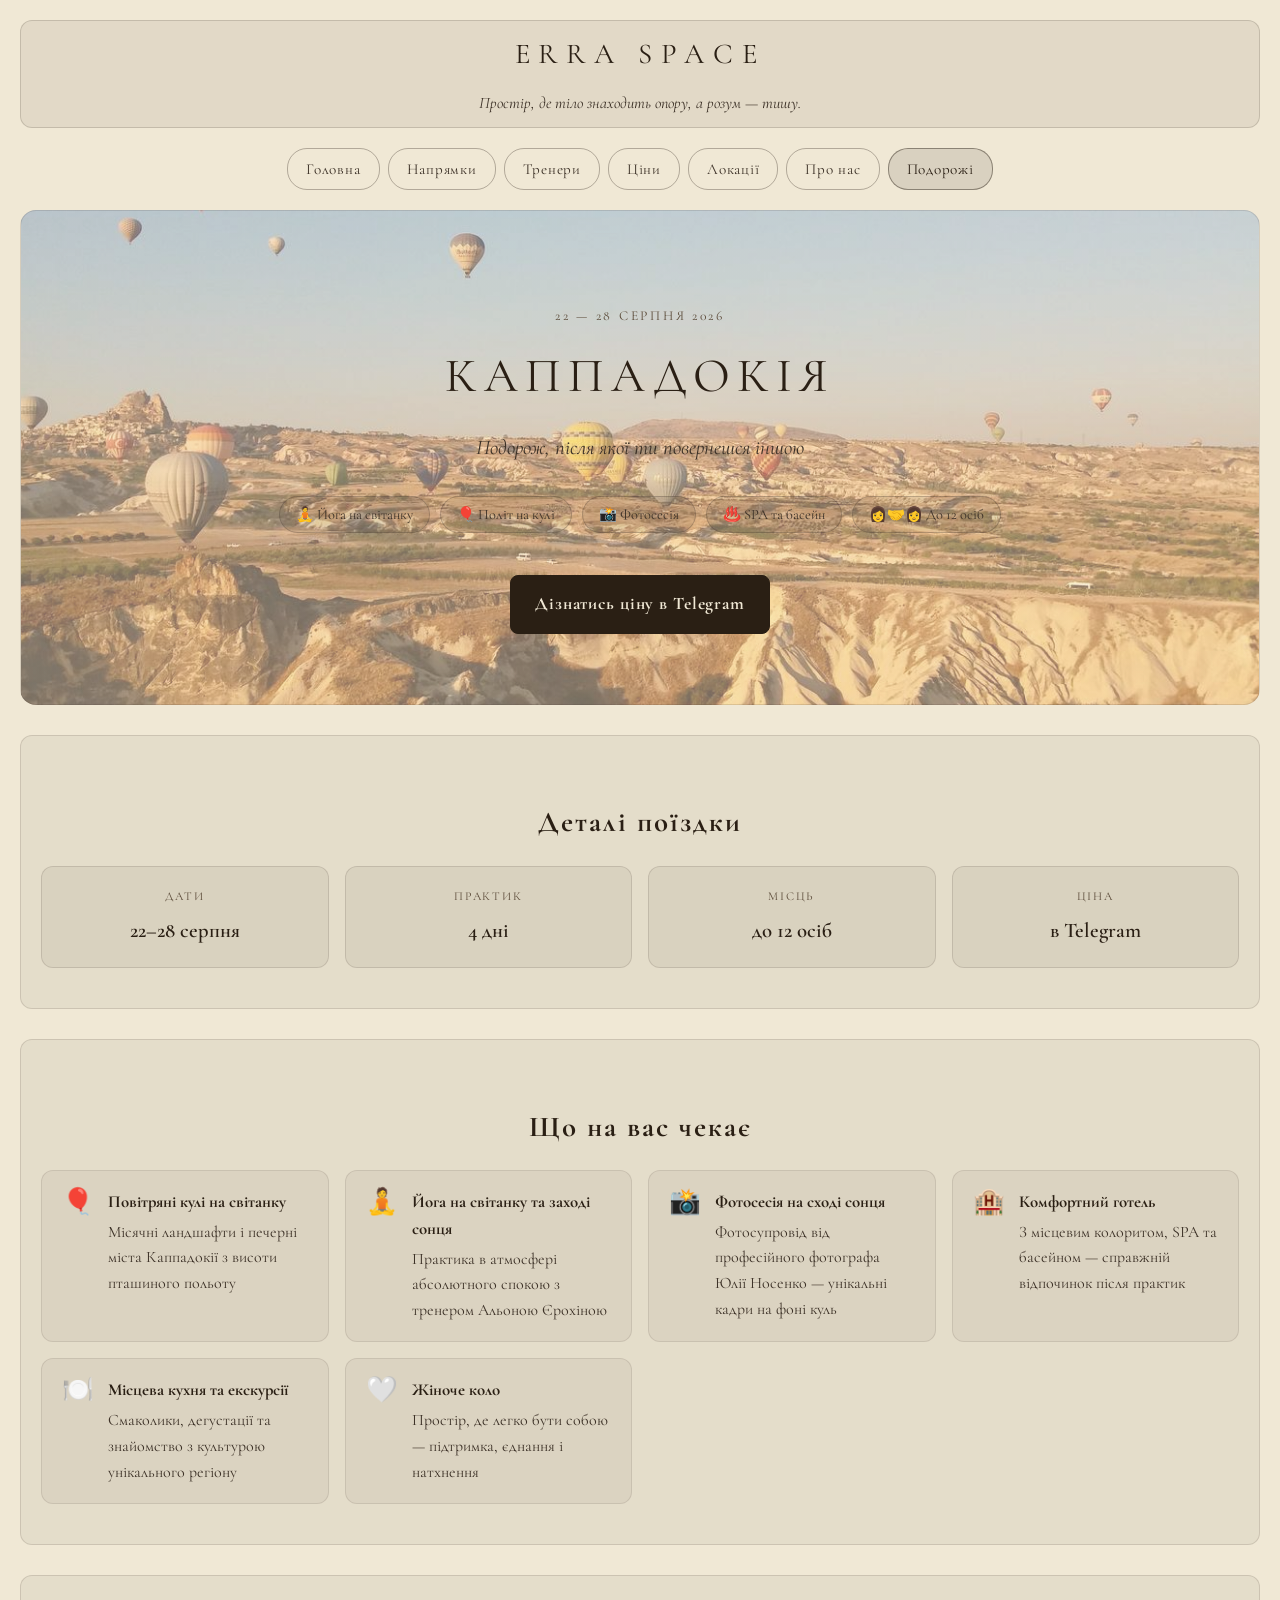
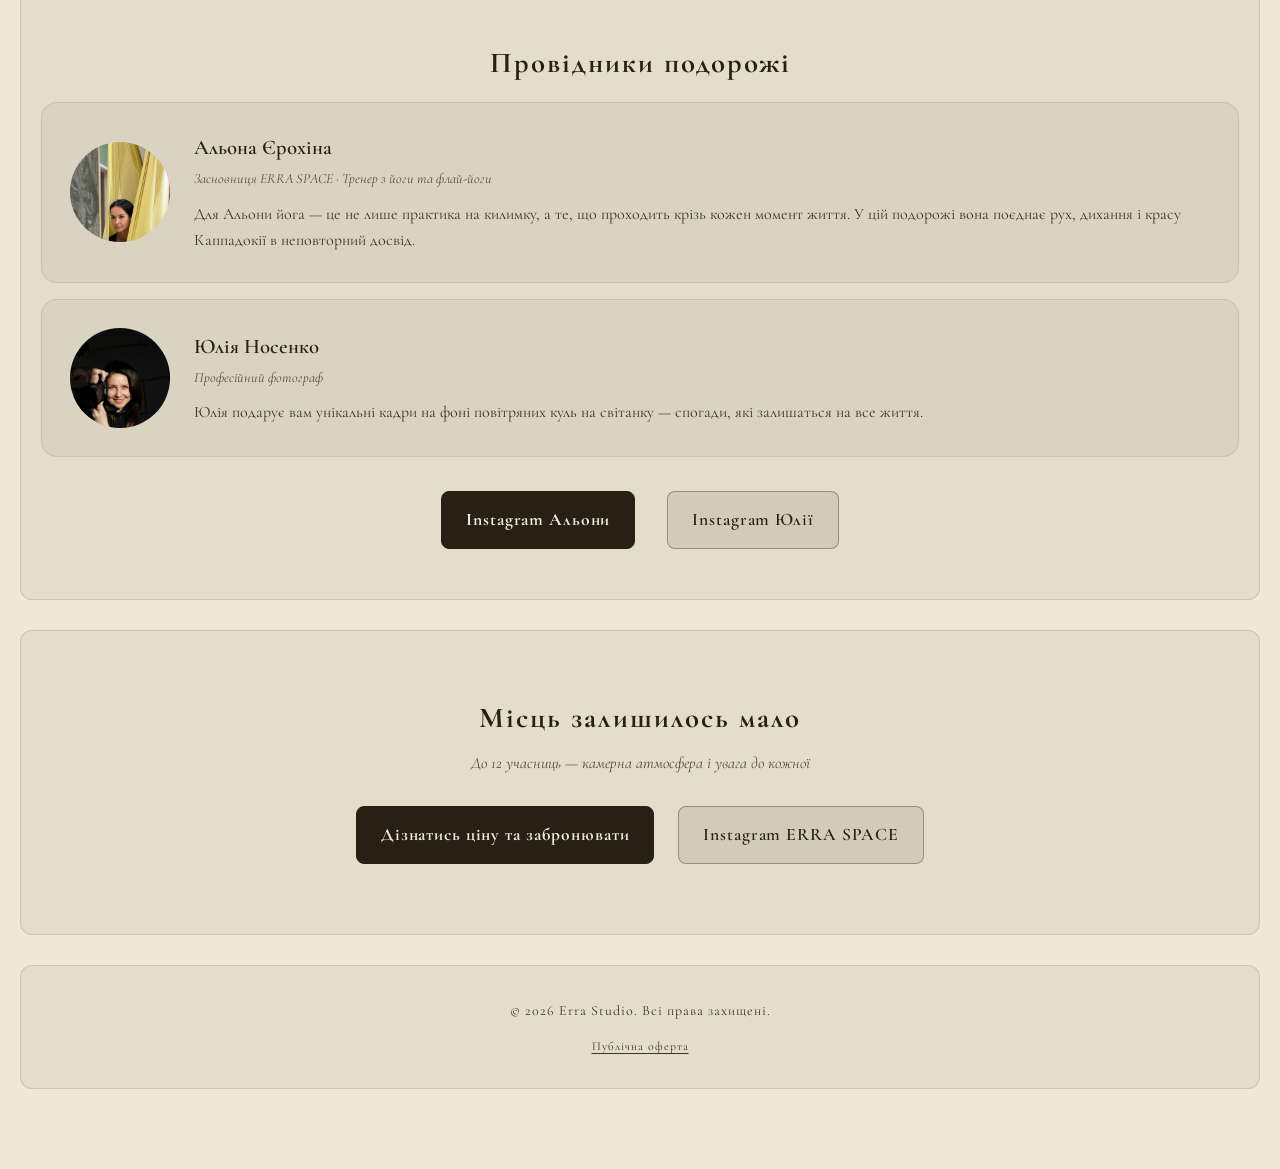
<file: trevel.html>
<!DOCTYPE html>
<html lang="uk">
<head>
  <meta charset="UTF-8">
  <meta name="viewport" content="width=device-width, initial-scale=1">
  <title>Подорожі — ERRA SPACE | Ретрит Каппадокія 2026</title>
  <meta name="description" content="Йога-ретрит в Каппадокії 22–28 серпня 2026. Повітряні кулі, йога на світанку, SPA, фотосесія. До 12 осіб. ERRA SPACE.">
  <link rel="stylesheet" href="style.css">
  <script src="script.js" defer></script>
  <link rel="preconnect" href="https://fonts.googleapis.com">
  <link rel="preconnect" href="https://fonts.gstatic.com" crossorigin>
  <link href="https://fonts.googleapis.com/css2?family=Cormorant+Garamond:wght@400;600;700&display=swap" rel="stylesheet">
  <style>
    .travel-hero {
      background:
        linear-gradient(rgba(240,232,213,0.45), rgba(240,232,213,0.45)),
        url('cappadocia.jpg') center center / cover no-repeat;
      border-radius: 16px;
      padding: 80px 24px 60px;
      text-align: center;
      margin-bottom: 30px;
      border: 1px solid rgba(61,50,40,0.15);
    }
    .travel-hero-date {
      font-size: 0.85rem;
      letter-spacing: 0.2em;
      text-transform: uppercase;
      color: #5a4a38;
      margin-bottom: 12px;
    }
    .travel-hero-title {
      font-size: 3rem;
      font-weight: 400;
      letter-spacing: 0.15em;
      text-transform: uppercase;
      color: #2a1f14;
      margin: 0 0 16px;
    }
    .travel-hero-sub {
      font-size: 1.3rem;
      font-style: italic;
      color: #3d3228;
      margin: 0 0 32px;
    }
    .travel-hero-tags {
      display: flex;
      gap: 10px;
      justify-content: center;
      flex-wrap: wrap;
      margin-bottom: 32px;
    }
    .travel-tag {
      background: rgba(61,50,40,0.1);
      border: 1px solid rgba(61,50,40,0.25);
      border-radius: 20px;
      padding: 6px 16px;
      font-size: 0.9rem;
      color: #3d3228;
    }
    .travel-includes {
      display: grid;
      grid-template-columns: repeat(auto-fit, minmax(280px, 1fr));
      gap: 16px;
      margin-top: 20px;
      text-align: left;
    }
    .travel-include-item {
      display: flex;
      align-items: flex-start;
      gap: 14px;
      background: rgba(61,50,40,0.05);
      border: 1px solid rgba(61,50,40,0.12);
      border-radius: 12px;
      padding: 18px 20px;
    }
    .travel-include-icon { font-size: 1.6rem; flex-shrink: 0; line-height: 1; }
    .travel-include-text { font-size: 1rem; color: #3d3228; line-height: 1.6; }
    .travel-include-text strong { display: block; color: #2a1f14; font-size: 1.05rem; margin-bottom: 4px; }
    .travel-info-grid {
      display: grid;
      grid-template-columns: repeat(auto-fit, minmax(160px, 1fr));
      gap: 16px;
      margin-top: 20px;
    }
    .travel-info-card {
      background: rgba(61,50,40,0.06);
      border: 1px solid rgba(61,50,40,0.15);
      border-radius: 12px;
      padding: 20px;
      text-align: center;
    }
    .travel-info-label {
      font-size: 0.75rem;
      letter-spacing: 0.15em;
      text-transform: uppercase;
      color: #5a4a38;
      margin-bottom: 8px;
    }
    .travel-info-value { font-size: 1.3rem; font-weight: 600; color: #2a1f14; }
    .travel-leader {
      display: flex;
      align-items: center;
      gap: 24px;
      background: rgba(61,50,40,0.05);
      border: 1px solid rgba(61,50,40,0.12);
      border-radius: 16px;
      padding: 28px;
      margin-top: 16px;
      text-align: left;
    }
    .travel-leader-photo {
      width: 100px;
      height: 100px;
      border-radius: 50%;
      overflow: hidden;
      flex-shrink: 0;
      background: rgba(61,50,40,0.1);
    }
    .travel-leader-photo img { width: 100%; height: 100%; object-fit: cover; object-position: top center; }
    .travel-leader-initials {
      width: 100px;
      height: 100px;
      border-radius: 50%;
      flex-shrink: 0;
      background: rgba(61,50,40,0.1);
      display: flex;
      align-items: center;
      justify-content: center;
      font-size: 1.5rem;
      font-weight: 600;
      color: #5a4a38;
    }
    .travel-leader-name { font-size: 1.3rem; font-weight: 600; color: #2a1f14; margin-bottom: 4px; }
    .travel-leader-role { font-size: 0.88rem; font-style: italic; color: #5a4a38; margin-bottom: 10px; }
    .travel-leader-desc { font-size: 1rem; color: #3d3228; line-height: 1.65; }
    @media (max-width: 600px) {
      .travel-hero-title { font-size: 2rem; }
      .travel-leader { flex-direction: column; align-items: center; text-align: center; }
      .travel-leader-photo, .travel-leader-initials { width: 80px; height: 80px; }
    }
  </style>
</head>
<body>

  <header>
    <h1><a href="index.html" style="color:inherit;text-decoration:none;">ERRA SPACE</a></h1>
    <p class="hero-text" id="subtitle">Простір, де тіло знаходить опору, а розум — тишу.</p>
  </header>

  <nav class="page-nav">
    <a href="index.html" class="page-nav-link" id="nav-home">Головна</a>
    <a href="classes.html" class="page-nav-link" id="nav-classes">Напрямки</a>
    <a href="trainers.html" class="page-nav-link" id="nav-trainers">Тренери</a>
    <a href="prices.html" class="page-nav-link" id="nav-prices">Ціни</a>
    <a href="locations.html" class="page-nav-link" id="nav-locations">Локації</a>
    <a href="about.html" class="page-nav-link" id="nav-about">Про нас</a>
    <a href="travel.html" class="page-nav-link active" id="nav-travel">Подорожі</a>
  </nav>

  <main>

    <!-- Hero -->
    <div class="travel-hero">
      <p class="travel-hero-date">22 — 28 серпня 2026</p>
      <h1 class="travel-hero-title">Каппадокія</h1>
      <p class="travel-hero-sub">Подорож, після якої ти повернешся іншою</p>
      <div class="travel-hero-tags">
        <span class="travel-tag">🧘 Йога на світанку</span>
        <span class="travel-tag">🎈 Політ на кулі</span>
        <span class="travel-tag">📸 Фотосесія</span>
        <span class="travel-tag">♨️ SPA та басейн</span>
        <span class="travel-tag">👩‍🤝‍👩 До 12 осіб</span>
      </div>
      <a href="https://t.me/ERRA_SPASE?text=Хочу дізнатись про ретрит в Каппадокію 22-28 серпня"
         target="_blank" rel="noopener noreferrer"
         class="cta-button primary">Дізнатись ціну в Telegram</a>
    </div>

    <!-- Інформація -->
    <section>
      <h2>Деталі поїздки</h2>
      <div class="travel-info-grid">
        <div class="travel-info-card">
          <div class="travel-info-label">Дати</div>
          <div class="travel-info-value">22–28 серпня</div>
        </div>
        <div class="travel-info-card">
          <div class="travel-info-label">Практик</div>
          <div class="travel-info-value">4 дні</div>
        </div>
        <div class="travel-info-card">
          <div class="travel-info-label">Місць</div>
          <div class="travel-info-value">до 12 осіб</div>
        </div>
        <div class="travel-info-card">
          <div class="travel-info-label">Ціна</div>
          <div class="travel-info-value">в Telegram</div>
        </div>
      </div>
    </section>

    <!-- Що входить -->
    <section>
      <h2>Що на вас чекає</h2>
      <div class="travel-includes">
        <div class="travel-include-item">
          <div class="travel-include-icon">🎈</div>
          <div class="travel-include-text">
            <strong>Повітряні кулі на світанку</strong>
            Місячні ландшафти і печерні міста Каппадокії з висоти пташиного польоту
          </div>
        </div>
        <div class="travel-include-item">
          <div class="travel-include-icon">🧘</div>
          <div class="travel-include-text">
            <strong>Йога на світанку та заході сонця</strong>
            Практика в атмосфері абсолютного спокою з тренером Альоною Єрохіною
          </div>
        </div>
        <div class="travel-include-item">
          <div class="travel-include-icon">📸</div>
          <div class="travel-include-text">
            <strong>Фотосесія на сході сонця</strong>
            Фотосупровід від професійного фотографа Юлії Носенко — унікальні кадри на фоні куль
          </div>
        </div>
        <div class="travel-include-item">
          <div class="travel-include-icon">🏨</div>
          <div class="travel-include-text">
            <strong>Комфортний готель</strong>
            З місцевим колоритом, SPA та басейном — справжній відпочинок після практик
          </div>
        </div>
        <div class="travel-include-item">
          <div class="travel-include-icon">🍽️</div>
          <div class="travel-include-text">
            <strong>Місцева кухня та екскурсії</strong>
            Смаколики, дегустації та знайомство з культурою унікального регіону
          </div>
        </div>
        <div class="travel-include-item">
          <div class="travel-include-icon">🤍</div>
          <div class="travel-include-text">
            <strong>Жіноче коло</strong>
            Простір, де легко бути собою — підтримка, єднання і натхнення
          </div>
        </div>
      </div>
    </section>

    <!-- Провідники -->
    <section>
      <h2>Провідники подорожі</h2>

      <div class="travel-leader">
        <div class="travel-leader-photo">
          <img src="erokhina.jpg" alt="Альона Єрохіна">
        </div>
        <div>
          <div class="travel-leader-name">Альона Єрохіна</div>
          <div class="travel-leader-role">Засновниця ERRA SPACE · Тренер з йоги та флай-йоги</div>
          <div class="travel-leader-desc">
            Для Альони йога — це не лише практика на килимку, а те, що проходить крізь кожен момент життя. У цій подорожі вона поєднає рух, дихання і красу Каппадокії в неповторний досвід.
          </div>
        </div>
      </div>

      <div class="travel-leader">
        <div class="travel-leader-photo">
          <img src="nosenko.jpg" alt="Юлія Носенко">
        </div>
        <div>
          <div class="travel-leader-name">Юлія Носенко</div>
          <div class="travel-leader-role">Професійний фотограф</div>
          <div class="travel-leader-desc">
            Юлія подарує вам унікальні кадри на фоні повітряних куль на світанку — спогади, які залишаться на все життя.
          </div>
        </div>
      </div>

      <div style="display:flex; gap:12px; justify-content:center; flex-wrap:wrap; margin-top:24px;">
        <a href="https://www.instagram.com/erohina_ya?igsh=MWU5ZWE2MGZvNDB4eA=="
           target="_blank" rel="noopener noreferrer"
           class="cta-button primary">Instagram Альони</a>
        <a href="https://www.instagram.com/juli_nosenko_photo?igsh=a244OXh1bHAyMGpm"
           target="_blank" rel="noopener noreferrer"
           class="cta-button">Instagram Юлії</a>
      </div>
    </section>

    <!-- CTA -->
    <section style="text-align:center;">
      <h2>Місць залишилось мало</h2>
      <p class="section-subtitle">До 12 учасниць — камерна атмосфера і увага до кожної</p>
      <div class="cta">
        <a href="https://t.me/ERRA_SPASE?text=Хочу дізнатись про ретрит в Каппадокію 22-28 серпня"
           target="_blank" rel="noopener noreferrer"
           class="cta-button primary">Дізнатись ціну та забронювати</a>
        <a href="https://www.instagram.com/erraspace.ua"
           target="_blank" rel="noopener noreferrer"
           class="cta-button">Instagram ERRA SPACE</a>
      </div>
    </section>

  </main>

  <footer>
    <p id="footer-text">© 2026 Erra Studio. Всі права захищені.</p>
    <p style="margin-top:8px; font-size:.85em;">
      <a href="oferta.html">Публічна оферта</a>
    </p>
  </footer>

</body>
</html>
</file>
<file: style.css>
@font-face { font-display: swap; }

body {
  font-family: 'Cormorant Garamond', serif;
  background-color: #F0E8D5;
  color: #2a1f14;
  margin: 0;
  padding: 20px;
  line-height: 1.6;
  font-size: 16px;
  padding-bottom: 80px;
}

.lang-switch { text-align: right; margin-bottom: 15px; }
.lang-switch button {
  background: #2a1f14;
  color: #F0E8D5;
  border: none;
  padding: 10px 18px;
  margin-left: 5px;
  border-radius: 6px;
  cursor: pointer;
  font-weight: bold;
  font-size: 1rem;
  transition: background 0.3s;
}
.lang-switch button:hover { background: #4a3828; }

header {
  background: rgba(61,50,40,0.08);
  border: 1px solid rgba(61,50,40,0.18);
  border-radius: 12px;
  padding: 10px 15px;
  margin-bottom: 20px;
  text-align: center;
}

.hero-header {
  background:
    linear-gradient(rgba(240,232,213,0.55), rgba(240,232,213,0.55)),
    url('studio-leaves.jpg') center center / cover no-repeat;
  border: 1px solid rgba(61,50,40,0.18);
  border-radius: 16px;
  padding: 48px 24px 36px;
  margin-bottom: 20px;
  text-align: center;
  display: flex;
  flex-direction: column;
  align-items: center;
  gap: 0;
}
.hero-location {
  font-size: 0.78rem;
  letter-spacing: 0.15em;
  text-transform: uppercase;
  color: #5a4a38;
  margin: 0 0 12px;
}
.hero-sub {
  font-size: 1.1rem;
  color: #3d3228;
  line-height: 1.5;
  margin: 0 0 20px;
  font-style: italic;
}
.hero-trust-line {
  font-size: 0.82rem;
  color: #5a4a38;
  margin: 10px 0 0;
  letter-spacing: 0.02em;
}

h1 {
  font-weight: 400;
  font-size: 1.8rem;
  letter-spacing: 0.3em;
  text-transform: uppercase;
  margin: 0 0 14px;
  color: #2a1f14;
}
.hero-text {
  font-style: italic;
  font-size: 1rem;
  color: #3d3228;
  max-width: 80%;
  margin: 0 auto;
}

.page-nav {
  display: flex;
  justify-content: center;
  gap: 8px;
  flex-wrap: wrap;
  margin-bottom: 20px;
}
.page-nav-link {
  color: #3d3228;
  text-decoration: none;
  padding: 8px 18px;
  border-radius: 20px;
  font-size: 0.95rem;
  letter-spacing: 0.05em;
  border: 1px solid rgba(61,50,40,0.35);
  transition: all 0.3s ease;
}
.page-nav-link:hover,
.page-nav-link.active {
  color: #2a1f14;
  background: rgba(61,50,40,0.12);
  border-color: rgba(61,50,40,0.5);
}

.new-client-banner {
  text-align: center;
  background: rgba(61,50,40,0.08);
  border: 1px solid rgba(61,50,40,0.18);
  border-radius: 12px;
  padding: 14px 20px;
  margin-bottom: 20px;
  animation: fadeInUp 0.6s ease both;
}
.new-client-banner p { margin: 0; font-size: 1.05rem; color: #2a1f14; }

.cta { text-align: center; margin: 20px 0; }
.cta-button {
  display: inline-block;
  margin: 10px 10px;
  padding: 14px 24px;
  background: rgba(61,50,40,0.1);
  color: #2a1f14;
  border: 1.5px solid rgba(61,50,40,0.4);
  border-radius: 8px;
  text-decoration: none;
  font-weight: 600;
  font-size: 1.1rem;
  letter-spacing: 0.05em;
  transition: all 0.3s ease;
  cursor: pointer;
}
.cta-button:hover {
  background: rgba(61,50,40,0.2);
  border-color: rgba(61,50,40,0.6);
  transform: scale(1.04);
}
.cta-button.primary {
  background: #2a1f14;
  color: #F0E8D5;
  border-color: #2a1f14;
  font-weight: 700;
}
.cta-button.primary:hover {
  background: #4a3828;
  transform: scale(1.06);
  box-shadow: 0 4px 20px rgba(61,50,40,0.25);
}
.hero-main-btn { font-size: 1.1rem; padding: 16px 36px; letter-spacing: 0.03em; margin: 0; }

.sticky-cta {
  display: none;
  position: fixed;
  bottom: 0; left: 0; right: 0;
  z-index: 999;
  padding: 12px 16px;
  background: #F0E8D5;
  border-top: 1px solid rgba(61,50,40,0.2);
  transition: opacity 0.3s ease, transform 0.3s ease;
}
.sticky-cta.hidden { opacity: 0; transform: translateY(100%); pointer-events: none; }
.sticky-cta-btn {
  display: block;
  width: 100%;
  text-align: center;
  padding: 14px 0;
  background: #2a1f14;
  color: #F0E8D5;
  font-family: 'Cormorant Garamond', serif;
  font-size: 1rem;
  font-weight: 700;
  border-radius: 8px;
  text-decoration: none;
  letter-spacing: 0.03em;
  transition: background 0.2s;
}
.sticky-cta-btn:hover { background: #4a3828; }

.reviews-section {
  background: rgba(61,50,40,0.06);
  border: 1px solid rgba(61,50,40,0.15);
  border-radius: 12px;
  padding: 40px 20px;
  margin-bottom: 30px;
  text-align: center;
}
.reviews-grid {
  display: grid;
  grid-template-columns: repeat(auto-fit, minmax(240px, 1fr));
  gap: 20px;
  margin-top: 20px;
  text-align: left;
}
.review-card {
  background: rgba(61,50,40,0.06);
  border-radius: 12px;
  padding: 22px 24px;
  border-left: 2px solid rgba(61,50,40,0.3);
}
.review-text { font-size: 1.05rem; font-style: italic; color: #2a1f14; line-height: 1.7; margin: 0 0 12px; }
.review-author { font-size: 0.88rem; color: #5a4a38; margin: 0; letter-spacing: 0.04em; }

section {
  background: rgba(61,50,40,0.06);
  border: 1px solid rgba(61,50,40,0.15);
  border-radius: 12px;
  padding: 40px 20px;
  margin-bottom: 30px;
  text-align: center;
}
h2 { font-size: 1.8rem; margin-bottom: 10px; letter-spacing: 2px; color: #2a1f14; }
h3 { font-size: 1.3rem; font-weight: 600; letter-spacing: 1px; margin-bottom: 15px; color: #2a1f14; }
.contacts-subtitle,
.section-subtitle { font-style: italic; font-size: 1rem; color: #5a4a38; margin-top: 0; margin-bottom: 20px; }

.social-icons { display: flex; justify-content: center; gap: 30px; margin-top: 20px; }
.social-icons img {
  width: 40px; height: 40px;
  filter: invert(0%) sepia(20%) saturate(0%) brightness(15%);
  transition: transform 0.3s;
}
.social-icons img:hover { transform: scale(1.2); }

.directions-grid { display: grid; grid-template-columns: repeat(3, 1fr); gap: 25px; padding: 0; }
.card {
  background: rgba(61,50,40,0.06);
  border-radius: 12px;
  overflow: hidden;
  text-align: center;
  box-shadow: 0 0 10px rgba(61,50,40,0.12);
  cursor: pointer;
  transition: transform 0.3s;
  animation: fadeInUp 0.6s ease both;
}
.card:hover { transform: scale(1.05); }
.card img { width: 100%; height: auto; object-fit: cover; aspect-ratio: 4 / 5; }
.card p { margin: 10px 0; font-size: 1.2rem; font-style: italic; color: #2a1f14; }

.card:nth-child(1) { animation-delay: 0.05s; }
.card:nth-child(2) { animation-delay: 0.10s; }
.card:nth-child(3) { animation-delay: 0.15s; }
.card:nth-child(4) { animation-delay: 0.20s; }
.card:nth-child(5) { animation-delay: 0.25s; }
.card:nth-child(6) { animation-delay: 0.30s; }
.card:nth-child(7) { animation-delay: 0.35s; }
.card:nth-child(8) { animation-delay: 0.40s; }
.card:nth-child(9) { animation-delay: 0.45s; }

.classes-group { margin-bottom: 40px; text-align: left; }
.classes-group h3 {
  text-align: center;
  border-bottom: 1px solid rgba(61,50,40,0.2);
  padding-bottom: 10px;
  margin-bottom: 20px;
}
.class-item {
  background: rgba(61,50,40,0.06);
  border: 1px solid rgba(61,50,40,0.15);
  border-radius: 10px;
  padding: 20px 24px;
  margin-bottom: 12px;
  cursor: default;
  transition: background 0.3s;
}
.class-item:hover { background: rgba(61,50,40,0.1); }
.class-item-title { font-size: 1.2rem; font-weight: 600; margin-bottom: 8px; color: #2a1f14; }
.class-item-desc { font-size: 1.05rem; color: #3d3228; line-height: 1.7; }

.modal {
  display: none;
  position: fixed;
  z-index: 1000;
  left: 0; top: 0;
  width: 100%; height: 100%;
  background: rgba(0,0,0,0.6);
  align-items: center;
  justify-content: center;
  opacity: 0;
  transition: opacity 0.3s ease;
}
.modal.show { display: flex; opacity: 1; }
.modal.hide { opacity: 0; }
.modal-content {
  background: #F0E8D5;
  color: #2a1f14;
  padding: 30px;
  border-radius: 12px;
  width: 80%;
  max-width: 900px;
  text-align: left;
  line-height: 1.8;
  font-size: 1.8rem;
  transform: scale(0.95);
  transition: transform 0.3s ease;
}
.modal.show .modal-content { transform: scale(1); }
.modal-content h2 { margin-top: 0; font-size: 2rem; letter-spacing: 1px; color: #2a1f14; }
.close { float: right; font-size: 2.4rem; cursor: pointer; color: #2a1f14; }

.contact-blocks {
  display: grid;
  grid-template-columns: repeat(auto-fit, minmax(280px, 1fr));
  gap: 30px;
  margin-top: 20px;
}
.contact-block {
  background: rgba(61,50,40,0.06);
  border: 1px solid rgba(61,50,40,0.15);
  border-radius: 12px;
  padding: 20px;
  box-shadow: 0 0 10px rgba(61,50,40,0.08);
  text-align: center;
}
.contact-block p { margin: 10px 0; font-size: 1.1rem; color: #2a1f14; }
.contact-block iframe { width: 100%; height: 200px; border-radius: 10px; margin-top: 10px; }

.about-grid {
  display: grid;
  grid-template-columns: repeat(auto-fit, minmax(240px, 1fr));
  gap: 20px;
  margin-top: 20px;
  text-align: left;
}
.about-card {
  background: rgba(61,50,40,0.06);
  border: 1px solid rgba(61,50,40,0.15);
  border-radius: 12px;
  padding: 22px;
}
.about-card-icon { font-size: 2rem; margin-bottom: 10px; }
.about-card-icon svg { width: 34px; height: 34px; color: #5a4a38; }
.about-card-title { font-size: 1.1rem; font-weight: 700; margin-bottom: 8px; color: #2a1f14; letter-spacing: 0.5px; }
.about-card-text { font-size: 1rem; color: #3d3228; line-height: 1.65; }

.for-whom-grid {
  display: grid;
  grid-template-columns: repeat(auto-fit, minmax(240px, 1fr));
  gap: 20px;
  margin-top: 20px;
  text-align: left;
}
.for-whom-card {
  background: rgba(61,50,40,0.06);
  border: 1px solid rgba(61,50,40,0.15);
  border-radius: 12px;
  padding: 24px;
  display: flex;
  flex-direction: column;
  gap: 10px;
  transition: background 0.3s;
}
.for-whom-card:hover { background: rgba(61,50,40,0.1); }
.for-whom-icon { line-height: 0; }
.for-whom-icon svg { width: 34px; height: 34px; color: #5a4a38; }
.for-whom-card-title { font-size: 1.15rem; font-weight: 700; color: #2a1f14; letter-spacing: 0.5px; }
.for-whom-card-text { font-size: 1rem; color: #3d3228; line-height: 1.6; }
.for-whom-rec { font-size: 0.88rem; color: #5a4a38; font-style: italic; margin-top: 4px; }
.for-whom-btn { margin-top: auto; display: block; text-align: center; padding: 12px 16px; font-size: 0.95rem; }
.for-whom-hint { margin-top: 24px; font-style: italic; font-size: 0.95rem; color: #5a4a38; }

.closing-block { text-align: center; padding: 50px 20px; }
.closing-text { font-size: 1.8rem; font-style: italic; letter-spacing: 1px; color: #2a1f14; margin: 0 0 10px; }
.closing-subtext { font-size: 1.2rem; color: #5a4a38; margin: 0; font-style: italic; }

.nav-button {
  display: inline-block;
  margin-top: 15px;
  padding: 14px 26px;
  background: #2a1f14;
  color: #F0E8D5 !important;
  border-radius: 10px;
  text-decoration: none !important;
  font-weight: bold;
  transition: background 0.3s;
}
.nav-button:hover { background: #4a3828; }

a[href^="tel"] { color: #2a1f14 !important; text-decoration: none !important; font-weight: bold; white-space: nowrap; }
a[href^="tel"]:hover { color: #4a3828 !important; }

.contact-block a[href*="instagram.com"] { color: #2a1f14 !important; text-decoration: none !important; font-style: italic; font-weight: bold; }
.contact-block a[href*="instagram.com"]:hover { color: #4a3828 !important; }

footer {
  text-align: center;
  font-size: 14px;
  letter-spacing: 1px;
  background: rgba(61,50,40,0.06);
  border: 1px solid rgba(61,50,40,0.15);
  border-radius: 12px;
  padding: 20px;
  width: 100%;
  box-sizing: border-box;
  color: #3d3228;
}
footer a { color: #3d3228; text-decoration: underline; text-underline-offset: 3px; transition: color 0.2s; }
footer a:hover { color: #2a1f14; }

/* ── Тренери ── */
.trainers-grid {
  display: grid;
  grid-template-columns: repeat(2, 1fr);
  gap: 24px;
  margin-top: 24px;
  max-width: 960px;
  margin-left: auto;
  margin-right: auto;
}
.trainer-card {
  background: rgba(61,50,40,0.06);
  border: 1px solid rgba(61,50,40,0.15);
  border-radius: 14px;
  overflow: hidden;
  transition: background 0.3s;
  display: grid;
  grid-template-rows: auto 1fr;
}
.trainer-card:hover { background: rgba(61,50,40,0.1); }
.trainer-photo { width: 100%; aspect-ratio: 3 / 4; overflow: hidden; background: rgba(61,50,40,0.06); }
.trainer-photo img { width: 100%; height: 100%; object-fit: cover; object-position: top center; display: block; }
.trainer-info { padding: 20px 22px 24px; }
.trainer-category { font-size: 0.72rem; letter-spacing: 0.18em; text-transform: uppercase; color: #5a4a38; margin-bottom: 6px; }
.trainer-name { font-size: 1.45rem; font-weight: 600; letter-spacing: 0.04em; margin: 0 0 6px; color: #2a1f14; }
.trainer-directions { font-size: 0.88rem; font-style: italic; color: #5a4a38; margin-bottom: 14px; line-height: 1.4; }
.trainer-desc { font-size: 1rem; color: #3d3228; line-height: 1.72; margin: 0; }
.trainer-card.director {
  grid-column: 1 / -1;
  display: grid;
  grid-template-columns: 320px 1fr;
  grid-template-rows: 1fr;
}
.trainer-card.director .trainer-photo { aspect-ratio: unset; height: 100%; min-height: 320px; }
.trainer-card.director .trainer-photo img { height: 100%; width: 100%; }

/* ── Відгуки ── */
.reviews-rating-row { display: flex; align-items: center; justify-content: center; gap: 20px; flex-wrap: wrap; margin-bottom: 28px; }
.reviews-google-badge { display: flex; align-items: center; gap: 10px; }
.reviews-score { font-size: 2rem; font-weight: 700; color: #2a1f14; line-height: 1; }
.reviews-stars { color: #c8900a; font-size: 1.3rem; letter-spacing: 2px; }
.reviews-count { font-size: 0.9rem; color: #5a4a38; font-style: italic; }
.reviews-google-btn {
  display: inline-block;
  padding: 10px 22px;
  border: 1px solid rgba(61,50,40,0.35);
  border-radius: 8px;
  color: #3d3228;
  text-decoration: none;
  font-size: 0.95rem;
  transition: all 0.25s;
  font-family: 'Cormorant Garamond', serif;
  letter-spacing: 0.04em;
}
.reviews-google-btn:hover { background: rgba(61,50,40,0.1); color: #2a1f14; border-color: rgba(61,50,40,0.5); }
.review-header { display: flex; align-items: center; gap: 12px; margin-bottom: 14px; }
.review-avatar { width: 40px; height: 40px; border-radius: 50%; display: flex; align-items: center; justify-content: center; font-size: 1.1rem; font-weight: 700; flex-shrink: 0; }
.review-name { font-size: 1rem; font-weight: 600; color: #2a1f14; }
.review-meta { font-size: 0.8rem; color: #5a4a38; margin-top: 2px; }
.review-stars-small { color: #c8900a; font-size: 0.95rem; margin-left: auto; flex-shrink: 0; }

/* ── FAQ ── */
.faq-section { text-align: left; }
.faq-list { max-width: 720px; margin: 0 auto; display: flex; flex-direction: column; gap: 10px; }
.faq-item {
  background: rgba(61,50,40,0.06);
  border: 1px solid rgba(61,50,40,0.15);
  border-radius: 12px;
  overflow: hidden;
  transition: background 0.3s;
}
.faq-item:hover { background: rgba(61,50,40,0.1); }
.faq-question {
  width: 100%;
  display: flex;
  justify-content: space-between;
  align-items: center;
  padding: 18px 22px;
  background: transparent;
  border: none;
  color: #2a1f14;
  font-family: 'Cormorant Garamond', serif;
  font-size: 1.1rem;
  font-weight: 600;
  letter-spacing: 0.03em;
  cursor: pointer;
  text-align: left;
  gap: 12px;
}
.faq-icon { font-size: 1.4rem; color: #5a4a38; transition: transform 0.3s; flex-shrink: 0; line-height: 1; }
.faq-question.open .faq-icon { transform: rotate(45deg); color: #2a1f14; }
.faq-answer { max-height: 0; overflow: hidden; transition: max-height 0.35s ease; }
.faq-answer p { padding: 0 22px 20px; margin: 0; font-size: 1rem; color: #3d3228; line-height: 1.75; }

/* ── Ціни ── */
.price-tabs { display: flex; flex-wrap: wrap; justify-content: center; gap: 8px; margin-bottom: 28px; }
.price-tab {
  padding: 9px 20px;
  border-radius: 20px;
  border: 1px solid rgba(61,50,40,0.3);
  background: transparent;
  color: #3d3228;
  font-family: 'Cormorant Garamond', serif;
  font-size: 1rem;
  cursor: pointer;
  transition: all 0.25s;
  letter-spacing: 0.04em;
}
.price-tab:hover { background: rgba(61,50,40,0.1); color: #2a1f14; }
.price-tab.active { background: rgba(61,50,40,0.16); border-color: rgba(61,50,40,0.5); color: #2a1f14; font-weight: 600; }
.price-panel { display: none; }
.price-panel.active { display: block; }
.price-grid { display: grid; grid-template-columns: repeat(auto-fit, minmax(220px, 1fr)); gap: 20px; margin-top: 8px; }
.price-card {
  background: rgba(61,50,40,0.06);
  border: 1px solid rgba(61,50,40,0.15);
  border-radius: 16px;
  padding: 24px 20px 22px;
  display: flex;
  flex-direction: column;
  transition: background 0.3s;
  position: relative;
}
.price-card:hover { background: rgba(61,50,40,0.1); }
.price-card.popular { border-color: rgba(61,50,40,0.5); }
.price-badge {
  position: absolute;
  top: -12px;
  left: 50%;
  transform: translateX(-50%);
  background: #2a1f14;
  color: #F0E8D5;
  font-size: 0.72rem;
  font-weight: 700;
  letter-spacing: 0.12em;
  text-transform: uppercase;
  padding: 4px 14px;
  border-radius: 20px;
  white-space: nowrap;
}
.price-card-name { font-size: 1.3rem; font-weight: 600; color: #2a1f14; text-align: center; margin-bottom: 4px; }
.price-card-sub { font-size: 0.85rem; font-style: italic; color: #5a4a38; text-align: center; margin-bottom: 18px; }
.price-details { display: flex; flex-direction: column; gap: 8px; margin-bottom: 20px; }
.price-detail-row { display: flex; justify-content: space-between; align-items: center; padding: 8px 10px; background: rgba(61,50,40,0.06); border-radius: 8px; }
.price-detail-label { font-size: 0.72rem; letter-spacing: 0.12em; text-transform: uppercase; color: #5a4a38; }
.price-detail-value { font-size: 0.95rem; color: #2a1f14; font-weight: 600; }
.price-amount { font-size: 2rem; font-weight: 700; color: #2a1f14; text-align: center; margin: 4px 0 16px; }
.price-amount span { font-size: 1.1rem; font-weight: 400; color: #5a4a38; margin-left: 4px; }
.price-btn {
  display: block;
  text-align: center;
  padding: 12px 16px;
  background: rgba(61,50,40,0.1);
  border: 1px solid rgba(61,50,40,0.35);
  border-radius: 8px;
  color: #2a1f14;
  text-decoration: none;
  font-family: 'Cormorant Garamond', serif;
  font-size: 1rem;
  font-weight: 600;
  letter-spacing: 0.05em;
  transition: all 0.25s;
  margin-top: auto;
}
.price-btn:hover { background: rgba(61,50,40,0.18); border-color: rgba(61,50,40,0.5); }
.price-btn.primary { background: #2a1f14; color: #F0E8D5; border-color: #2a1f14; }
.price-btn.primary:hover { background: #4a3828; }
.price-note { font-size: 0.9rem; font-style: italic; color: #5a4a38; text-align: center; margin-top: 20px; }

section, footer { animation: fadeInUp 0.8s ease both; }
@keyframes fadeInUp {
  from { opacity: 0; transform: translateY(20px); }
  to   { opacity: 1; transform: translateY(0); }
}

@media (max-width: 768px) {
  .sticky-cta { display: block; }
  body { padding-bottom: 80px; }
  .trainer-card.director { grid-template-columns: 1fr; grid-template-rows: auto 1fr; }
  .trainer-card.director .trainer-photo { aspect-ratio: 3 / 4; height: auto; min-height: unset; }
  .trainer-card.director .trainer-photo img { object-position: center center; }
}

@media (max-width: 480px) {
  body { padding: 8px; padding-bottom: 80px; }
  section { padding: 15px 10px; }
  h1 { font-size: 1.4rem; letter-spacing: 0.15em; margin-bottom: 8px; }
  h2 { font-size: 1.3rem; letter-spacing: 1px; }
  .hero-header {
  padding: 36px 14px 24px;
  gap: 0;
  overflow: visible;
  justify-content: flex-start;
}
#title {
  font-size: 1.5rem;
  letter-spacing: 0.12em;
  line-height: 1.3;
  margin: 4px 0 12px;
  word-break: break-word;
}
  .hero-location { margin-bottom: 8px; }
  .hero-sub { font-size: 1rem; margin-bottom: 16px; }
  .hero-main-btn { font-size: 1rem; padding: 14px 24px; width: 100%; box-sizing: border-box; }
  .hero-trust-line { font-size: 0.75rem; }
  .page-nav { gap: 5px; }
  .page-nav-link { padding: 6px 12px; font-size: 0.82rem; }
  .directions-grid { grid-template-columns: repeat(3, 1fr); gap: 6px; }
  .card { border-radius: 8px; }
  .card img { aspect-ratio: 3 / 4; max-height: none; }
  .card p { font-size: 0.85rem; margin: 4px 0; padding: 0 2px; }
  .class-item { padding: 16px 14px; }
  .class-item-title { font-size: 1.1rem; margin-bottom: 6px; }
  .class-item-desc { font-size: 1rem; line-height: 1.65; color: #2a1f14; }
  .cta { display: flex; flex-direction: row; flex-wrap: wrap; justify-content: center; gap: 8px; margin: 12px 0; }
  .cta-button { display: inline-block; width: auto; margin: 0; padding: 10px 14px; font-size: 0.85rem; text-align: center; box-sizing: border-box; letter-spacing: 0; }
  .reviews-grid { grid-template-columns: 1fr; }
  .for-whom-grid { grid-template-columns: 1fr; }
  .for-whom-btn { font-size: 0.88rem; padding: 10px 12px; }
  .closing-text { font-size: 1.3rem; }
  .closing-subtext { font-size: 1rem; }
  .modal-content { width: 100%; height: 100vh; max-height: 100vh; overflow-y: auto; margin: 0; border-radius: 0; font-size: 1.1rem; line-height: 1.8; padding: 20px 16px; }
  .modal-content h2 { font-size: 1.2rem; letter-spacing: 0.05em; }
  .modal-content p { font-size: 1rem; line-height: 1.7; }
  .close { font-size: 2rem; }
  .contact-blocks { grid-template-columns: 1fr; gap: 15px; }
  .contact-block { padding: 16px 12px; }
  .contact-block p { font-size: 0.95rem; margin: 6px 0; }
  .nav-button { padding: 10px 20px; font-size: 0.9rem; margin-top: 10px; }
  .social-icons { gap: 18px; }
  .social-icons img { width: 28px; height: 28px; }
  .about-grid { grid-template-columns: 1fr; }
  .trainers-grid { grid-template-columns: 1fr; gap: 16px; }
  .trainer-card.director { grid-template-columns: 1fr; }
  .trainer-card.director .trainer-photo { aspect-ratio: 1 / 1; }
  .trainer-name { font-size: 1.25rem; }
  .trainer-desc { font-size: 0.98rem; }
  .trainer-info { padding: 16px 14px 20px; }
  .faq-question { font-size: 1rem; padding: 14px 16px; }
  .faq-answer p { padding: 0 16px 16px; }
  .price-tab { font-size: 0.85rem; padding: 8px 12px; }
  .price-grid { grid-template-columns: 1fr; gap: 16px; }
  .price-card-name { font-size: 1.15rem; }
  .price-amount { font-size: 1.7rem; }
}

/* ── Кнопка Подорожі в навігації ── */
.page-nav-link.travel {
  background: rgba(61,50,40,0.12);
  border-color: rgba(61,50,40,0.4);
  color: #2a1f14;
  font-weight: 600;
  position: relative;
}
.page-nav-link.travel::after {
  position: absolute;
  top: -8px;
  pointer-events: none;
  right: -4px;
  background: #2a1f14;
  color: #F0E8D5;
  font-size: 0.55rem;
  font-weight: 700;
  letter-spacing: 0.08em;
  padding: 2px 6px;
  border-radius: 10px;
  white-space: nowrap;
}
.page-nav-link.travel:hover,
.page-nav-link.travel.active {
  background: rgba(61,50,40,0.2);
  border-color: rgba(61,50,40,0.6);
}
/* ── Фон з листям ── */
.leaf-bg {
  background:
    linear-gradient(rgba(240,232,213,0.88), rgba(240,232,213,0.88)),
    url('studio-leaves2.jpg') center center / cover no-repeat !important;
}
/* ── Кнопка "Розклад" у hero на мобільному ── */
@media (max-width: 480px) {
  .hero-header .cta-button:not(.primary) {
    background: rgba(240, 232, 213, 0.92);
    color: #2a1f14;
    border: 1.5px solid rgba(240, 232, 213, 0.95);
    width: 100%;
    box-sizing: border-box;
    margin-top: 10px;
  }
  .hero-header .cta-button:not(.primary):hover {
    background: #f0e8d5;
    border-color: #f0e8d5;
  }
}

@media (max-width: 480px) {
  .hero-header {
    padding-top: 24px !important;
    overflow: hidden !important;
    background:
      linear-gradient(rgba(240,232,213,0.92), rgba(240,232,213,0.92)),
      url('studio-leaves.jpg') center 80px / cover no-repeat !important;
    background-color: #F0E8D5 !important;
  }

  .hero-header #title {
    font-size: 1.4rem;
    line-height: 1.3;
    margin: 4px 0 12px;
    letter-spacing: normal;
    white-space: normal;
    word-break: break-word;
  }
}

/* ── Розклад: дві кнопки ── */
.schedule-btns-wrap {
  display: flex;
  flex-direction: column;
  align-items: center;
  gap: 6px;
  width: 100%;
}
.schedule-btns-label {
  font-size: 0.7rem;
  letter-spacing: 0.16em;
  text-transform: uppercase;
  color: #5a4a38;
  opacity: 0.7;
  margin-bottom: 4px;
  display: flex;
  align-items: center;
  gap: 8px;
  white-space: nowrap;
}
.schedule-btns-label::before,
.schedule-btns-label::after {
  content: '';
  flex: 1;
  height: 1px;
  background: #5a4a38;
  opacity: 0.35;
}
.schedule-btns-row {
  display: flex;
  gap: 8px;
  flex-wrap: wrap;
  justify-content: center;
  width: 100%;
}
.schedule-btn {
  font-size: 0.92rem !important;
  padding: 10px 18px !important;
  letter-spacing: 0.02em !important;
  margin: 0 !important;
}

@media (max-width: 480px) {
  .schedule-btns-row {
    flex-direction: column;
    gap: 6px;
  }
  .schedule-btn {
    width: 100%;
    text-align: center;
    box-sizing: border-box;
  }
}
</file>
